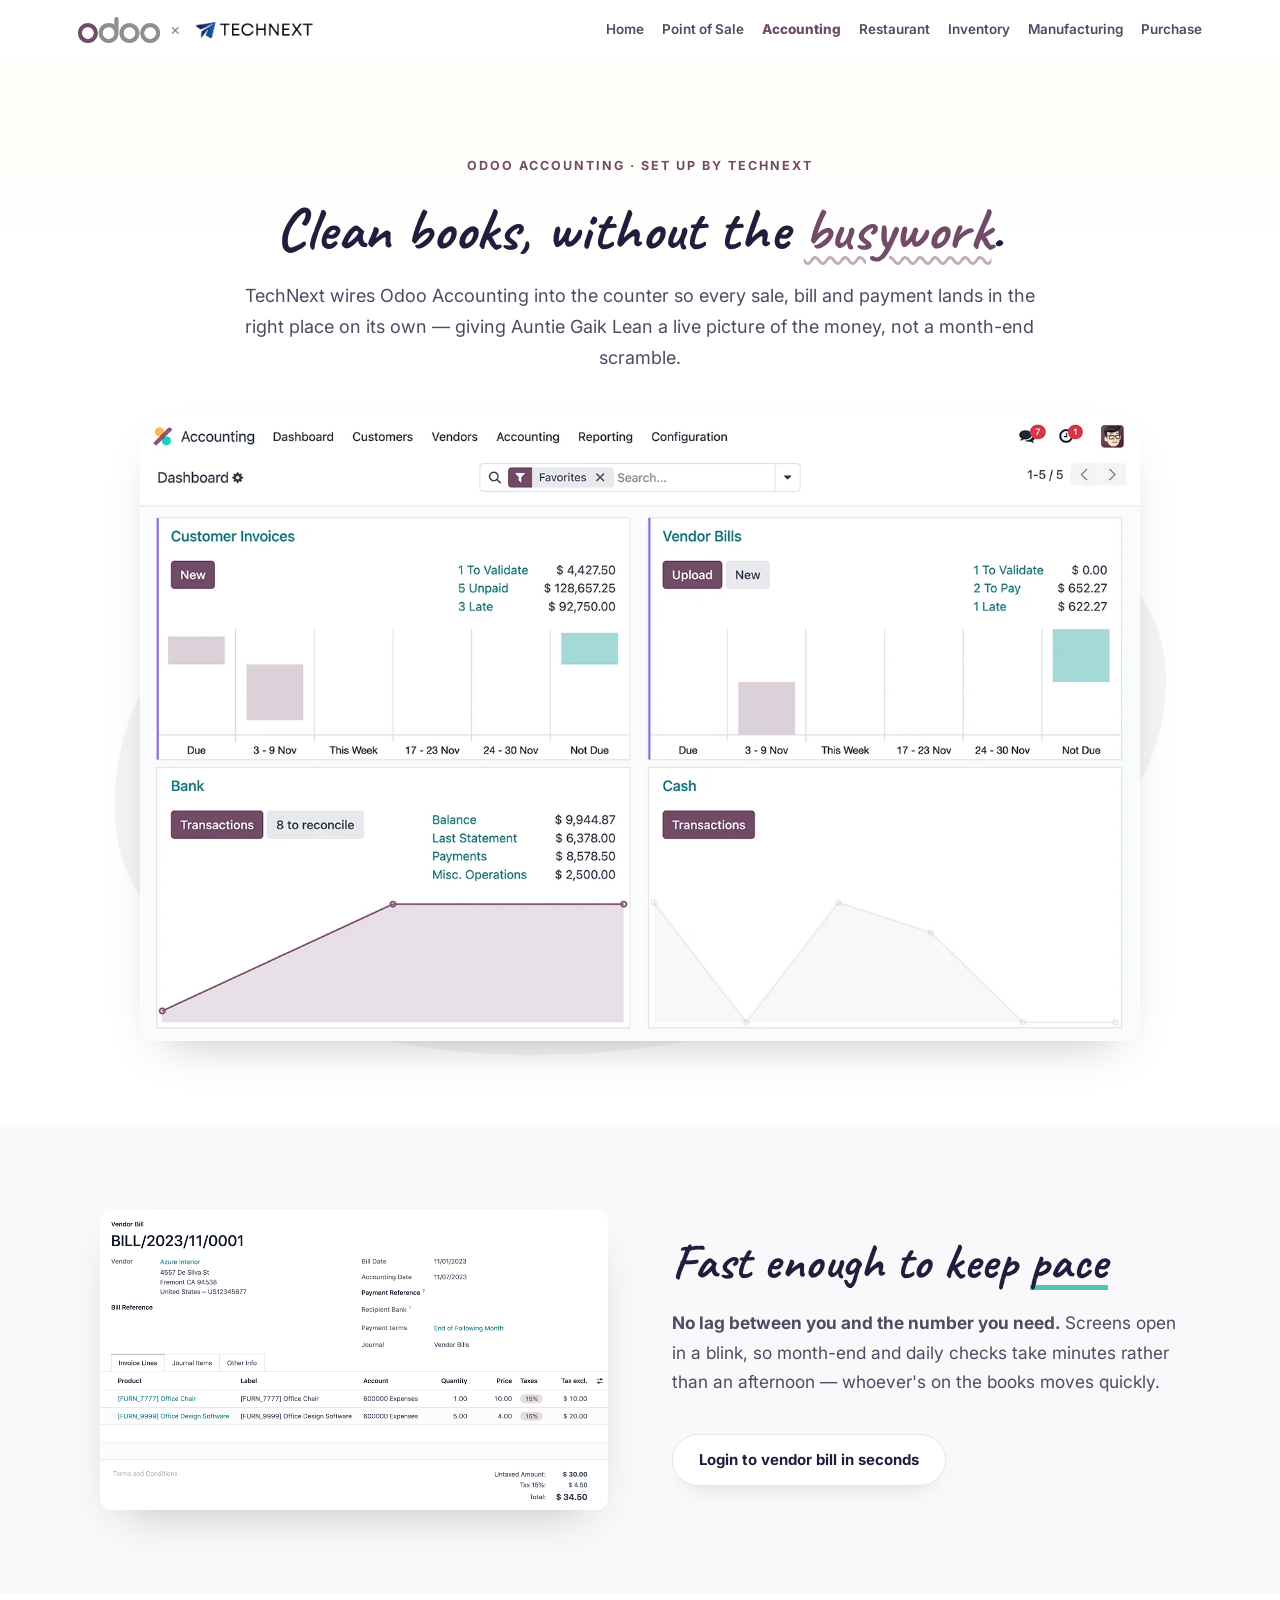
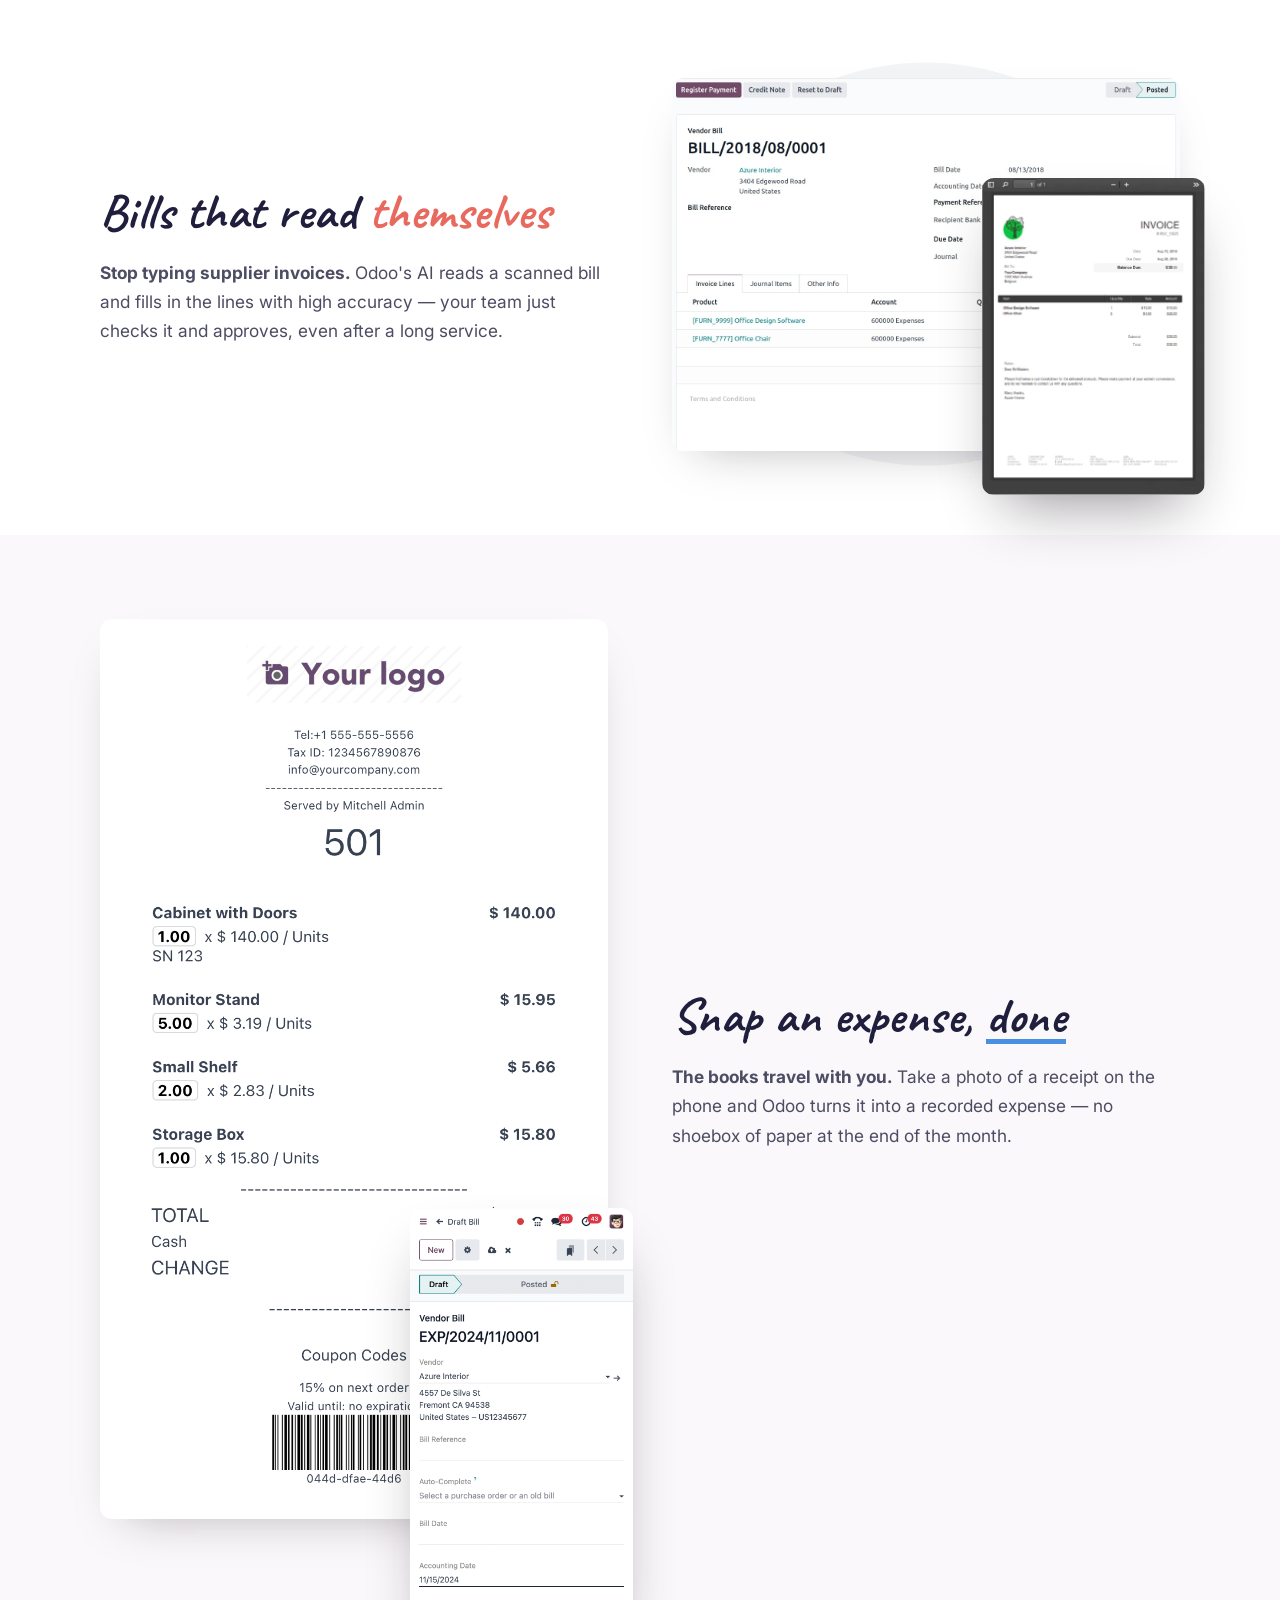
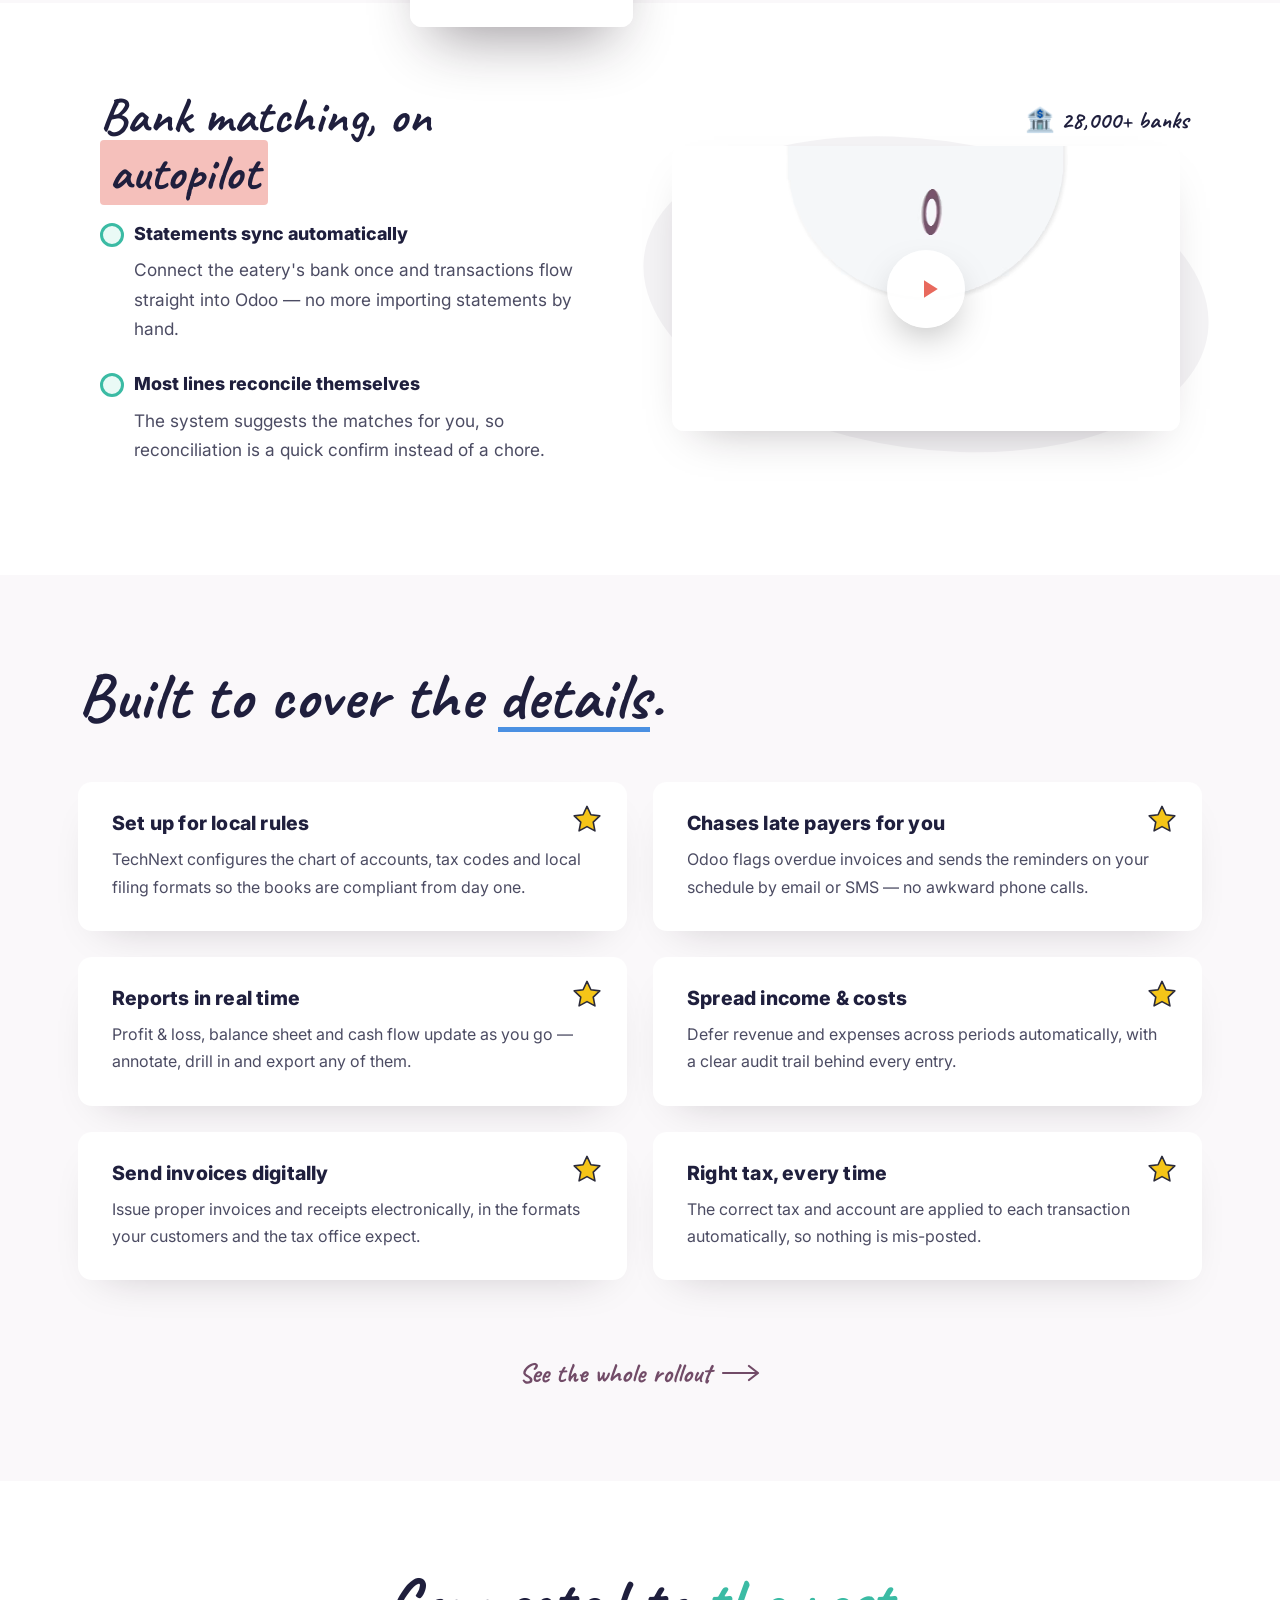
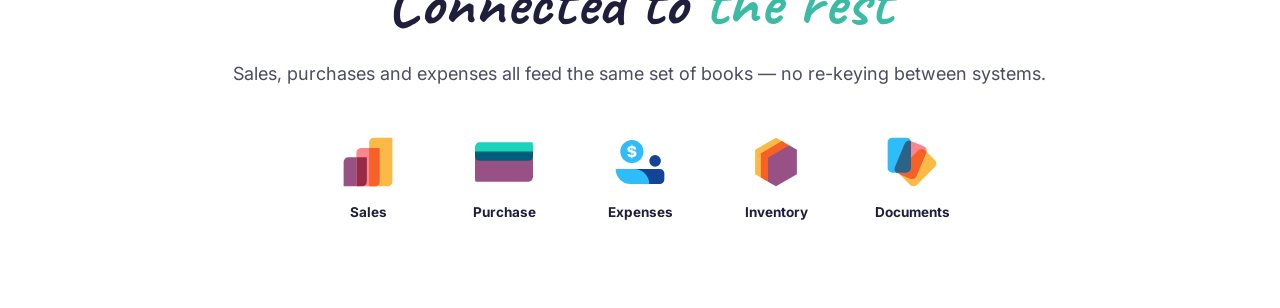
<file: accounting.html>
<!DOCTYPE html>
<html lang="en">
<head>
<meta charset="UTF-8"/>
<meta name="viewport" content="width=device-width, initial-scale=1.0"/>
<title>Accounting — Odoo for Auntie Gaik Lean · TechNext</title>
<meta name="robots" content="noindex, nofollow"/>
<link rel="icon" href="data:image/svg+xml,<svg xmlns='http://www.w3.org/2000/svg' viewBox='0 0 32 32'><rect width='32' height='32' rx='6' fill='%23714B67'/><text x='16' y='22' font-size='18' font-family='sans-serif' fill='white' text-anchor='middle'>O</text></svg>">
<link rel="preconnect" href="https://fonts.googleapis.com"/>
<link rel="preconnect" href="https://fonts.gstatic.com" crossorigin/>
<link href="https://fonts.googleapis.com/css2?family=Inter:wght@400;500;600;700;800;900&family=Caveat:wght@400;600;700&display=swap" rel="stylesheet"/>
<link rel="stylesheet" href="odoo-replica.css?v=21"/>
</head>
<body>

<nav id="nav" class="scrolled">
  <div class="nav-inner">
    <a href="index.html" class="brand">
      <img class="brand-logo" src="img/logo/odoo_logo.png" alt="Odoo"/>
      <i>×</i>
      <img class="brand-logo brand-logo-tn" src="img/logo/technext_logo.png" alt="TechNext"/>
    </a>
    <div class="nav-links">
      <a href="index.html">Home</a>
      <a href="pos.html">Point of Sale</a>
      <a href="accounting.html" class="active">Accounting</a>
      <a href="restaurant.html">Restaurant</a>
      <a href="inventory.html">Inventory</a>
      <a href="manufacturing.html">Manufacturing</a>
      <a href="purchase.html">Purchase</a>
    </div>
  </div>
</nav>

<header class="page-hero">
  <div class="container">
    <span class="eyebrow">Odoo Accounting · set up by TechNext</span>
    <h1>Clean books, without the <span class="ink-purple">busywork</span>.</h1>
    <p class="section-sub center">TechNext wires Odoo Accounting into the counter so every sale, bill and payment lands in the right place on its own — giving Auntie Gaik Lean a live picture of the money, not a month-end scramble.</p>
  </div>
</header>

<section class="xc-section" style="padding-top:0">
  <div class="container">
    <div class="xc-shot" style="margin-top:0"><img class="xc-img" src="img/odoo-pages/accounting/accounting-hero-image.webp" alt="Odoo Accounting dashboard"/></div>
  </div>
</section>

<section class="xc-section alt">
  <div class="container">
    <div class="od-row">
      <div class="od-media"><img class="main" src="img/odoo-pages/accounting/accounting-vendor-bill.webp" alt="Vendor bill in Odoo"/></div>
      <div class="od-copy">
        <h2>Fast enough to keep <span class="od-u-teal">pace</span></h2>
        <p><b>No lag between you and the number you need.</b> Screens open in a blink, so month-end and daily checks take minutes rather than an afternoon — whoever's on the books moves quickly.</p>
        <div class="chip-row" style="justify-content:flex-start"><span class="chip">Login to vendor bill in seconds</span></div>
      </div>
    </div>
  </div>
</section>

<section class="xc-section">
  <div class="container">
    <div class="od-row">
      <div class="od-copy">
        <h2>Bills that read <span class="w-coral">themselves</span></h2>
        <p><b>Stop typing supplier invoices.</b> Odoo's AI reads a scanned bill and fills in the lines with high accuracy — your team just checks it and approves, even after a long service.</p>
      </div>
      <div class="od-media circle">
        <img class="main" src="img/odoo-pages/accounting/accounting-bill.webp" alt="Bill captured automatically"/>
        <img class="over" src="img/odoo-pages/accounting/accounting-bill-pdf.webp" alt="Scanned supplier bill"/>
      </div>
    </div>
  </div>
</section>

<section class="xc-section alt">
  <div class="container">
    <div class="od-row">
      <div class="od-media circle">
        <img class="main" src="img/odoo-pages/accounting/accounting-mobile-02.webp" alt="Odoo Accounting on mobile"/>
        <img class="over" src="img/odoo-pages/accounting/accounting-mobile-01.webp" alt="Expense photo capture"/>
      </div>
      <div class="od-copy">
        <h2>Snap an expense, <span class="od-u-blue">done</span></h2>
        <p><b>The books travel with you.</b> Take a photo of a receipt on the phone and Odoo turns it into a recorded expense — no shoebox of paper at the end of the month.</p>
      </div>
    </div>
  </div>
</section>

<section class="xc-section">
  <div class="container">
    <div class="od-row">
      <div class="od-copy">
        <h2>Bank matching, on <span class="od-hl-coral">autopilot</span></h2>
        <ul class="bank-list">
          <li><h4>Statements sync automatically</h4><p>Connect the eatery's bank once and transactions flow straight into Odoo — no more importing statements by hand.</p></li>
          <li><h4>Most lines reconcile themselves</h4><p>The system suggests the matches for you, so reconciliation is a quick confirm instead of a chore.</p></li>
        </ul>
      </div>
      <div class="od-media bank-media">
        <span class="bank-badge">🏦 28,000+ banks</span>
        <video class="pos-vid lb-video" src="video/accounting.mp4" muted loop playsinline preload="metadata" poster="img/odoo-pages/accounting/accounting-hero-image.webp" aria-label="Odoo accounting in action"></video>
        <span class="bank-play" aria-hidden="true"><svg viewBox="0 0 24 24" fill="currentColor"><path d="M8 5v14l11-7z"/></svg></span>
      </div>
    </div>
  </div>
</section>

<section class="xc-section alt">
  <div class="container center">
    <h2 class="section-h od-h-left">Built to cover the <span class="od-u-blue">details</span>.</h2>
    <div class="od-cards">
      <div class="od-card"><svg class="star" viewBox="0 0 40 40" aria-hidden="true"><path d="M20 3l4.9 10.4 11.1 1.4-8.2 7.8 2.1 11L20 28.3 10.1 33.6l2.1-11L4 14.8l11.1-1.4z" fill="#F5C518" stroke="#2A2A3A" stroke-width="2" stroke-linejoin="round"/></svg><h3>Set up for local rules</h3><p>TechNext configures the chart of accounts, tax codes and local filing formats so the books are compliant from day one.</p></div>
      <div class="od-card"><svg class="star" viewBox="0 0 40 40" aria-hidden="true"><path d="M20 3l4.9 10.4 11.1 1.4-8.2 7.8 2.1 11L20 28.3 10.1 33.6l2.1-11L4 14.8l11.1-1.4z" fill="#F5C518" stroke="#2A2A3A" stroke-width="2" stroke-linejoin="round"/></svg><h3>Reports in real time</h3><p>Profit &amp; loss, balance sheet and cash flow update as you go — annotate, drill in and export any of them.</p></div>
      <div class="od-card"><svg class="star" viewBox="0 0 40 40" aria-hidden="true"><path d="M20 3l4.9 10.4 11.1 1.4-8.2 7.8 2.1 11L20 28.3 10.1 33.6l2.1-11L4 14.8l11.1-1.4z" fill="#F5C518" stroke="#2A2A3A" stroke-width="2" stroke-linejoin="round"/></svg><h3>Send invoices digitally</h3><p>Issue proper invoices and receipts electronically, in the formats your customers and the tax office expect.</p></div>
      <div class="od-card"><svg class="star" viewBox="0 0 40 40" aria-hidden="true"><path d="M20 3l4.9 10.4 11.1 1.4-8.2 7.8 2.1 11L20 28.3 10.1 33.6l2.1-11L4 14.8l11.1-1.4z" fill="#F5C518" stroke="#2A2A3A" stroke-width="2" stroke-linejoin="round"/></svg><h3>Chases late payers for you</h3><p>Odoo flags overdue invoices and sends the reminders on your schedule by email or SMS — no awkward phone calls.</p></div>
      <div class="od-card"><svg class="star" viewBox="0 0 40 40" aria-hidden="true"><path d="M20 3l4.9 10.4 11.1 1.4-8.2 7.8 2.1 11L20 28.3 10.1 33.6l2.1-11L4 14.8l11.1-1.4z" fill="#F5C518" stroke="#2A2A3A" stroke-width="2" stroke-linejoin="round"/></svg><h3>Spread income &amp; costs</h3><p>Defer revenue and expenses across periods automatically, with a clear audit trail behind every entry.</p></div>
      <div class="od-card"><svg class="star" viewBox="0 0 40 40" aria-hidden="true"><path d="M20 3l4.9 10.4 11.1 1.4-8.2 7.8 2.1 11L20 28.3 10.1 33.6l2.1-11L4 14.8l11.1-1.4z" fill="#F5C518" stroke="#2A2A3A" stroke-width="2" stroke-linejoin="round"/></svg><h3>Right tax, every time</h3><p>The correct tax and account are applied to each transaction automatically, so nothing is mis-posted.</p></div>
    </div>
    <div class="center"><a class="see-all" href="index.html#platform">See the whole rollout <svg viewBox="0 0 40 20" fill="none" stroke="currentColor" stroke-width="2.2" stroke-linecap="round" stroke-linejoin="round"><path d="M2 10 H36"/><path d="M28 3 L37 10 L28 17"/></svg></a></div>
  </div>
</section>

<section class="xc-section">
  <div class="container center">
    <h2 class="section-h">Connected to <span class="w-teal">the rest</span></h2>
    <p class="section-sub center">Sales, purchases and expenses all feed the same set of books — no re-keying between systems.</p>
    <div class="apps-row">
      <div><img src="img/odoo-pages/accounting/icon_sale.svg" alt=""/><h5>Sales</h5></div>
      <div><img src="img/odoo-pages/accounting/icon_purchase.svg" alt=""/><h5>Purchase</h5></div>
      <div><img src="img/odoo-pages/accounting/icon_hr_expense.svg" alt=""/><h5>Expenses</h5></div>
      <div><img src="img/odoo-pages/accounting/icon_stock.svg" alt=""/><h5>Inventory</h5></div>
      <div><img src="img/odoo-pages/accounting/icon_documents.svg" alt=""/><h5>Documents</h5></div>
    </div>
  </div>
</section>

<script src="odoo-replica.js?v=21"></script>
</body>
</html>
</file>
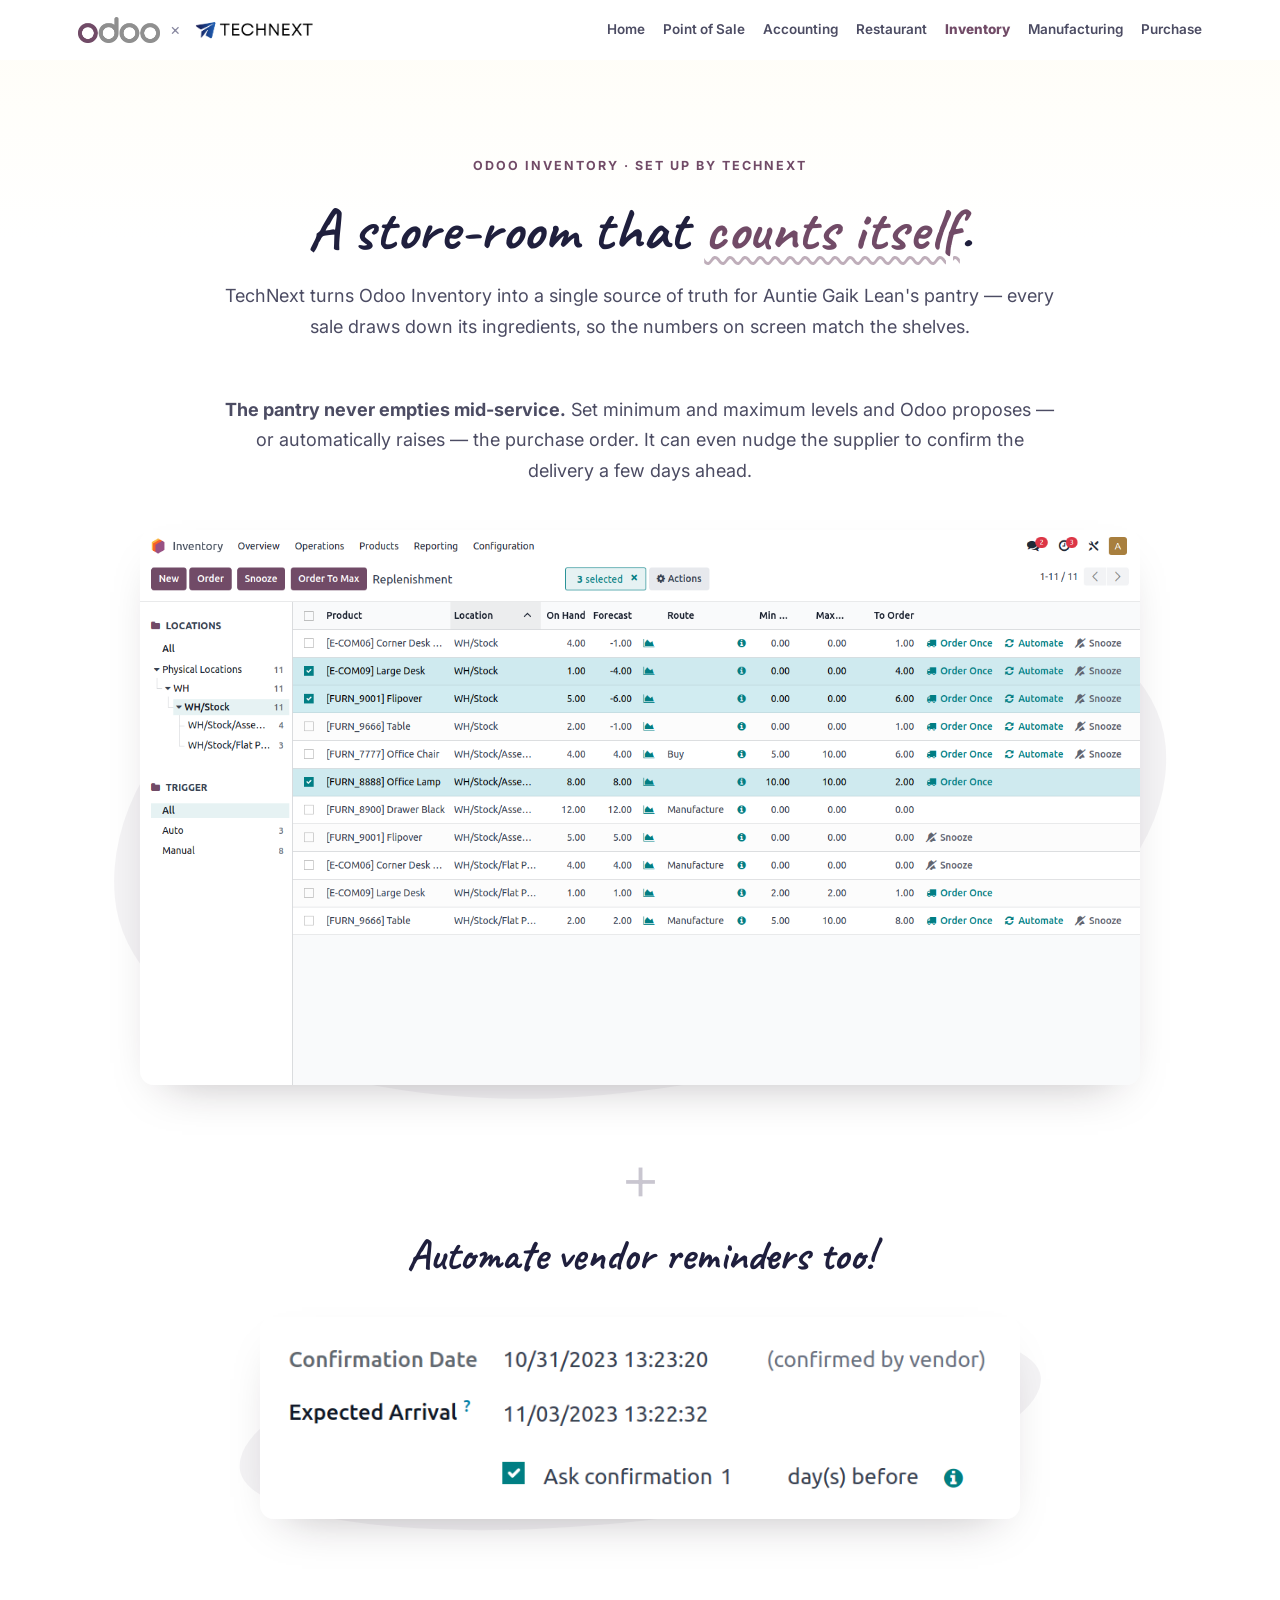
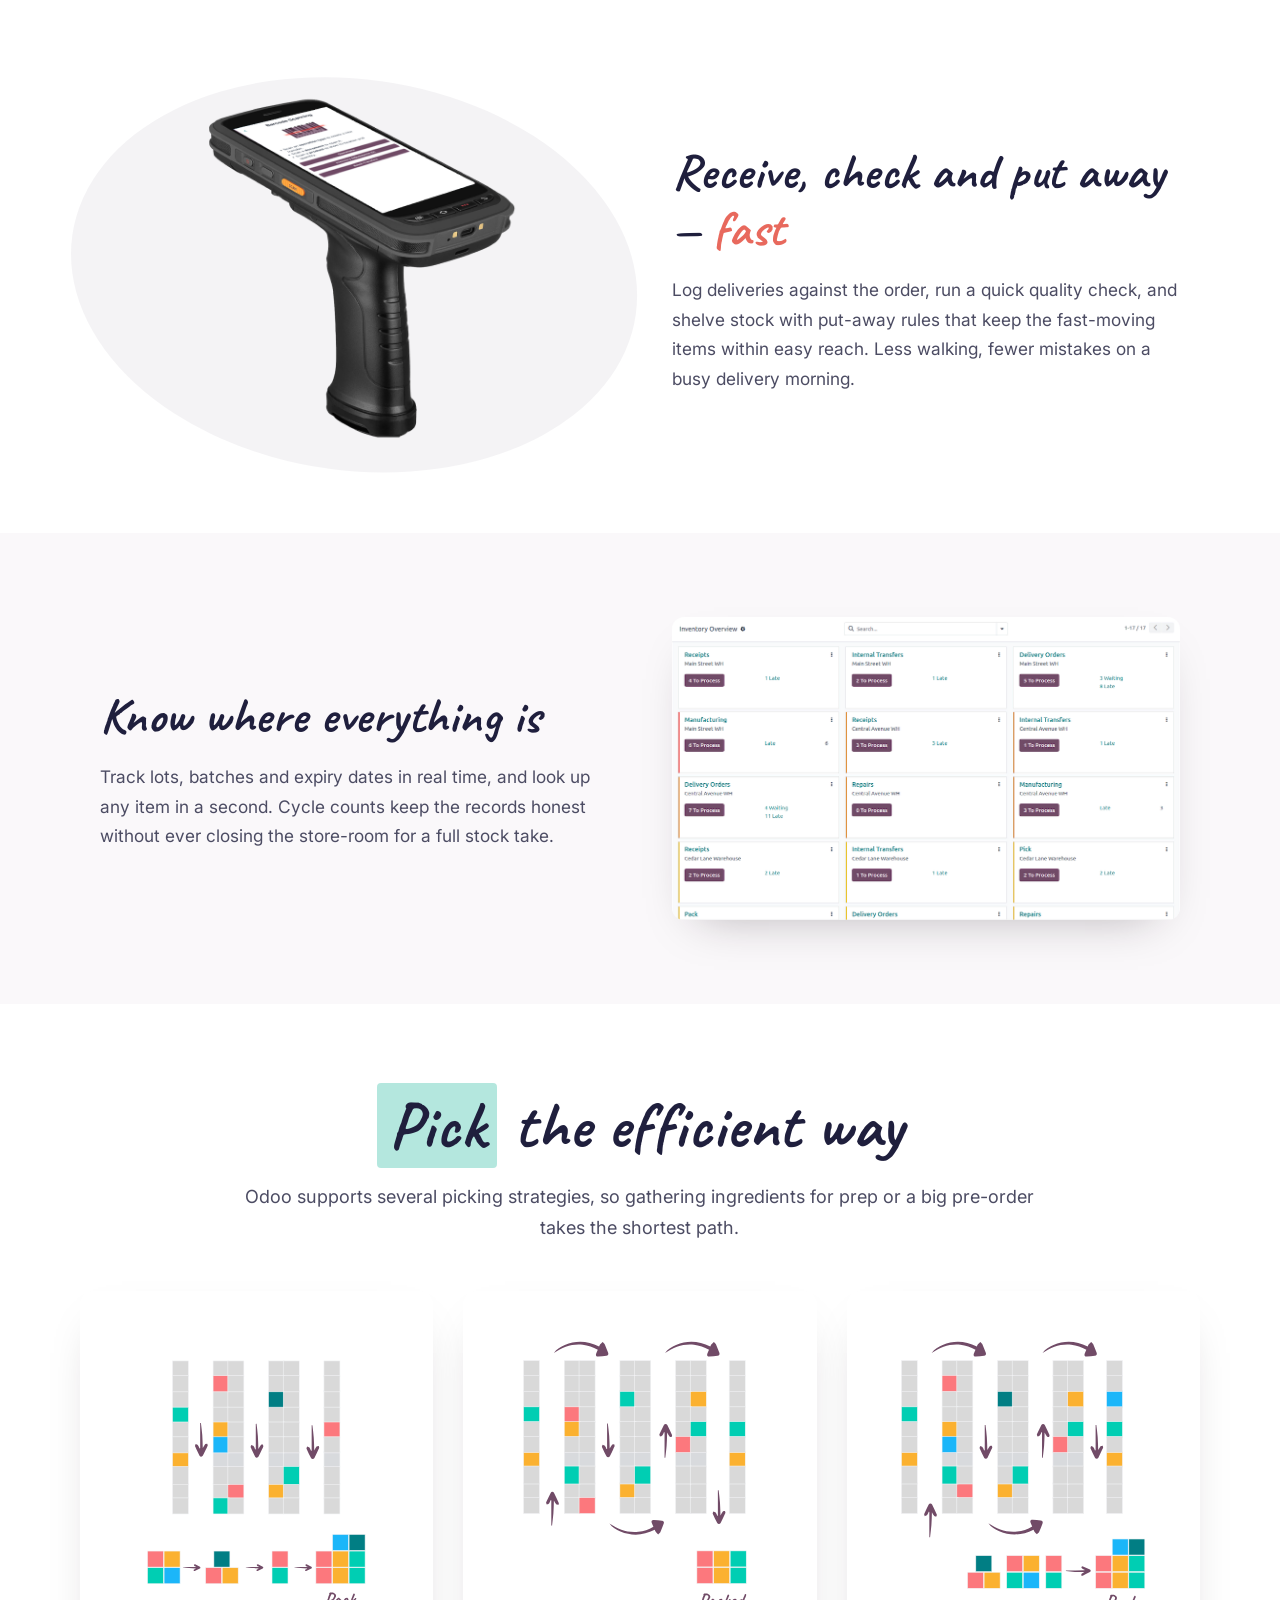
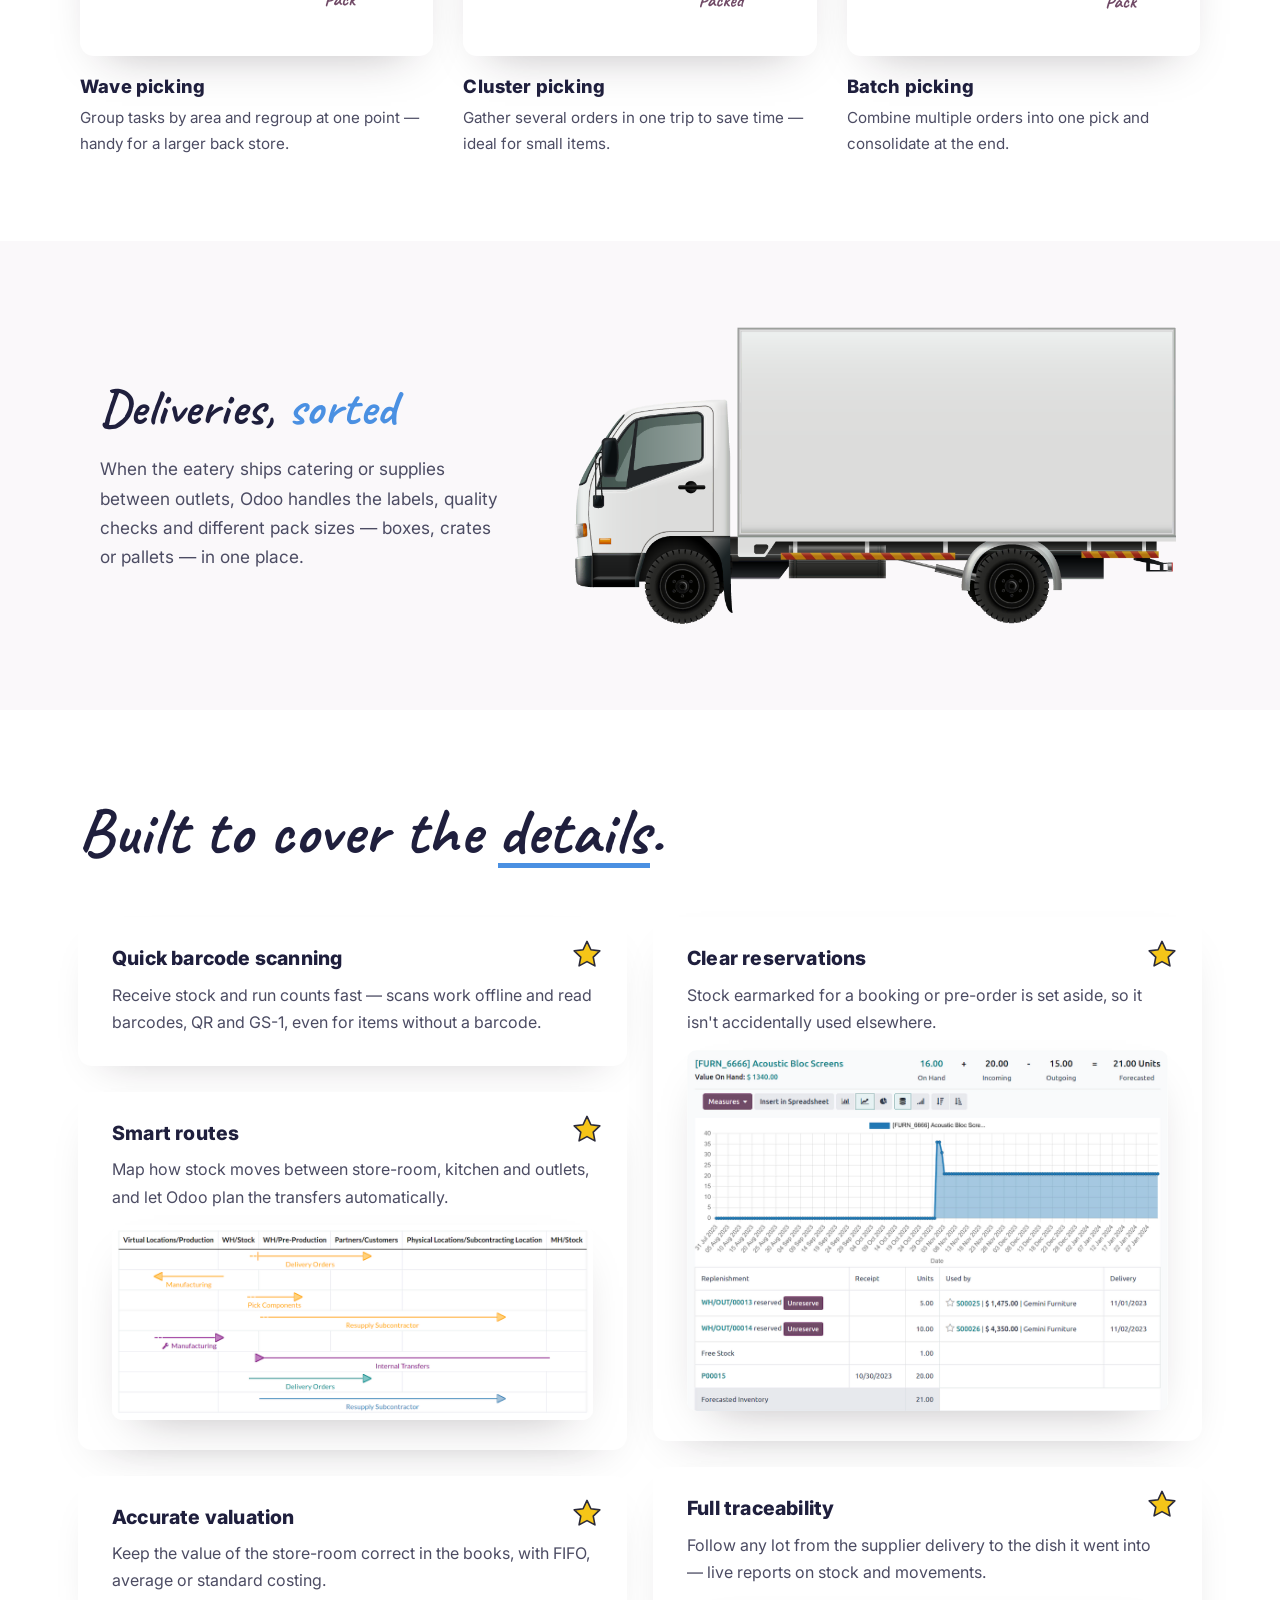
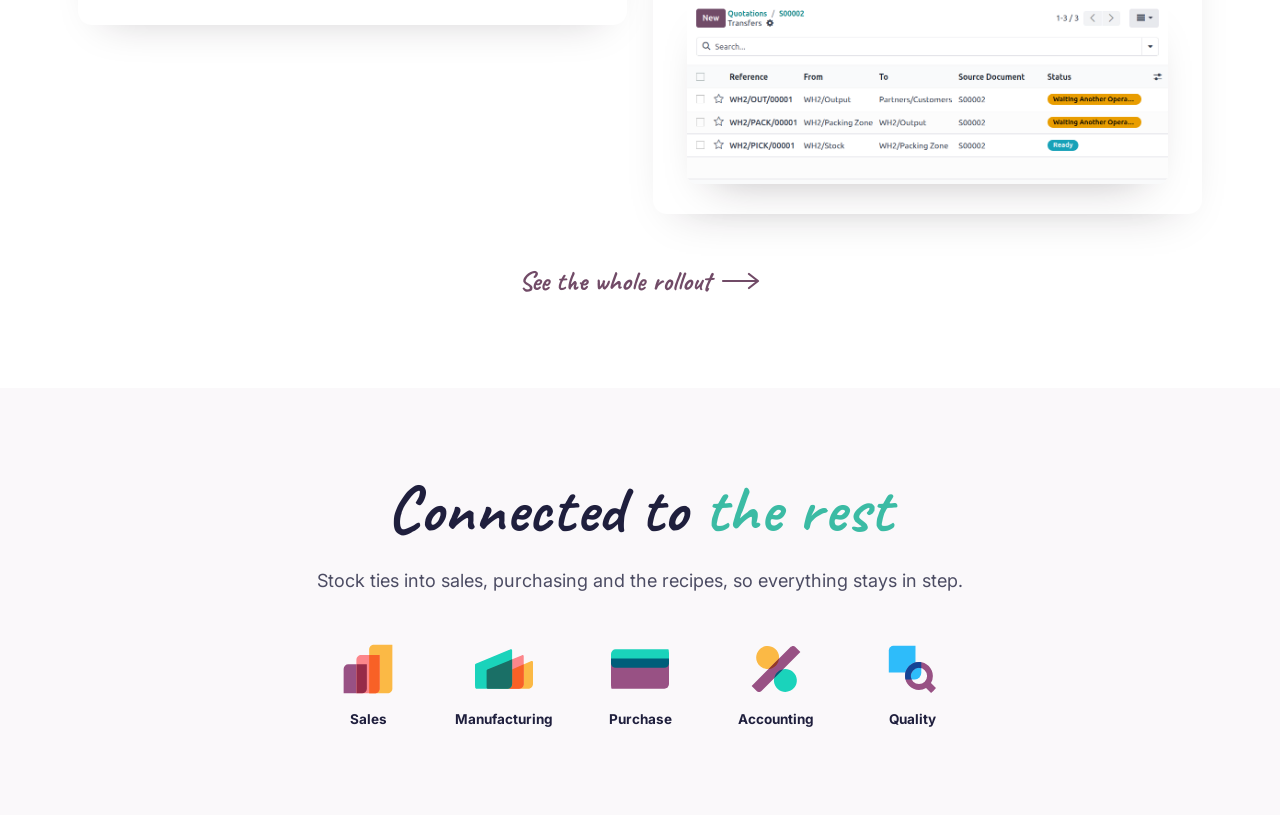
<file: inventory.html>
<!DOCTYPE html>
<html lang="en">
<head>
<meta charset="UTF-8"/>
<meta name="viewport" content="width=device-width, initial-scale=1.0"/>
<title>Inventory — Odoo for Auntie Gaik Lean · TechNext</title>
<meta name="robots" content="noindex, nofollow"/>
<link rel="icon" href="data:image/svg+xml,<svg xmlns='http://www.w3.org/2000/svg' viewBox='0 0 32 32'><rect width='32' height='32' rx='6' fill='%23714B67'/><text x='16' y='22' font-size='18' font-family='sans-serif' fill='white' text-anchor='middle'>O</text></svg>">
<link rel="preconnect" href="https://fonts.googleapis.com"/>
<link rel="preconnect" href="https://fonts.gstatic.com" crossorigin/>
<link href="https://fonts.googleapis.com/css2?family=Inter:wght@400;500;600;700;800;900&family=Caveat:wght@400;600;700&display=swap" rel="stylesheet"/>
<link rel="stylesheet" href="odoo-replica.css?v=21"/>
</head>
<body>

<nav id="nav" class="scrolled">
  <div class="nav-inner">
    <a href="index.html" class="brand">
      <img class="brand-logo" src="img/logo/odoo_logo.png" alt="Odoo"/>
      <i>×</i>
      <img class="brand-logo brand-logo-tn" src="img/logo/technext_logo.png" alt="TechNext"/>
    </a>
    <div class="nav-links">
      <a href="index.html">Home</a>
      <a href="pos.html">Point of Sale</a>
      <a href="accounting.html">Accounting</a>
      <a href="restaurant.html">Restaurant</a>
      <a href="inventory.html" class="active">Inventory</a>
      <a href="manufacturing.html">Manufacturing</a>
      <a href="purchase.html">Purchase</a>
    </div>
  </div>
</nav>

<header class="page-hero">
  <div class="container">
    <span class="eyebrow">Odoo Inventory · set up by TechNext</span>
    <h1>A store-room that <span class="ink-purple">counts itself</span>.</h1>
    <p class="section-sub center">TechNext turns Odoo Inventory into a single source of truth for Auntie Gaik Lean's pantry — every sale draws down its ingredients, so the numbers on screen match the shelves.</p>
  </div>
</header>

<section class="xc-section" style="padding-top:8px">
  <div class="container center">
    <p class="section-sub center" style="margin-top:0"><b>The pantry never empties mid-service.</b> Set minimum and maximum levels and Odoo proposes — or automatically raises — the purchase order. It can even nudge the supplier to confirm the delivery a few days ahead.</p>
    <div class="xc-shot"><img class="xc-img" src="img/odoo-pages/inventory/hero_image.webp" alt="Replenishment list — on hand, forecast and reorder"/></div>
    <div class="plus-sep">+</div>
    <div class="script-line">Automate vendor reminders too!</div>
    <div class="xc-shot" style="max-width:760px;margin-top:24px"><img class="xc-img" src="img/odoo-pages/inventory/automate_vendor.webp" alt="Automated supplier reminders"/></div>
  </div>
</section>

<section class="xc-section">
  <div class="container">
    <div class="od-row">
      <div class="od-media"><img class="main no-fx" src="img/odoo-pages/inventory/device.png" alt="Odoo Inventory on a handheld" style="max-width:330px;margin:0 auto;display:block"/></div>
      <div class="od-copy">
        <h2>Receive, check and put away — <span class="w-coral">fast</span></h2>
        <p>Log deliveries against the order, run a quick quality check, and shelve stock with put-away rules that keep the fast-moving items within easy reach. Less walking, fewer mistakes on a busy delivery morning.</p>
      </div>
    </div>
  </div>
</section>

<section class="xc-section alt">
  <div class="container">
    <div class="od-row">
      <div class="od-copy">
        <h2>Know where everything is</h2>
        <p>Track lots, batches and expiry dates in real time, and look up any item in a second. Cycle counts keep the records honest without ever closing the store-room for a full stock take.</p>
      </div>
      <div class="od-media"><img class="main" src="img/odoo-pages/inventory/optimize_warehouse.webp" alt="Warehouse view"/></div>
    </div>
  </div>
</section>

<section class="xc-section">
  <div class="container center">
    <h2 class="section-h"><span class="od-hl-teal">Pick</span> the efficient way</h2>
    <p class="section-sub center">Odoo supports several picking strategies, so gathering ingredients for prep or a big pre-order takes the shortest path.</p>
    <div class="pick-grid">
      <div class="pick-item"><div class="pick-card"><img src="img/odoo-pages/inventory/wave-picking.svg" alt="Wave picking"/></div><h3>Wave picking</h3><p>Group tasks by area and regroup at one point — handy for a larger back store.</p></div>
      <div class="pick-item"><div class="pick-card"><img src="img/odoo-pages/inventory/cluster-picking.svg" alt="Cluster picking"/></div><h3>Cluster picking</h3><p>Gather several orders in one trip to save time — ideal for small items.</p></div>
      <div class="pick-item"><div class="pick-card"><img src="img/odoo-pages/inventory/batch-picking.svg" alt="Batch picking"/></div><h3>Batch picking</h3><p>Combine multiple orders into one pick and consolidate at the end.</p></div>
    </div>
  </div>
</section>

<section class="xc-section alt">
  <div class="container">
    <div class="od-row wide-media">
      <div class="od-copy">
        <h2>Deliveries, <span class="w-blue">sorted</span></h2>
        <p>When the eatery ships catering or supplies between outlets, Odoo handles the labels, quality checks and different pack sizes — boxes, crates or pallets — in one place.</p>
      </div>
      <div class="od-media"><img class="main no-fx" src="img/odoo-pages/inventory/truck.webp" alt="Deliveries"/></div>
    </div>
  </div>
</section>

<section class="xc-section">
  <div class="container center">
    <h2 class="section-h od-h-left">Built to cover the <span class="od-u-blue">details</span>.</h2>
    <div class="od-cards">
      <div class="od-card"><svg class="star" viewBox="0 0 40 40" aria-hidden="true"><path d="M20 3l4.9 10.4 11.1 1.4-8.2 7.8 2.1 11L20 28.3 10.1 33.6l2.1-11L4 14.8l11.1-1.4z" fill="#F5C518" stroke="#2A2A3A" stroke-width="2" stroke-linejoin="round"/></svg><h3>Quick barcode scanning</h3><p>Receive stock and run counts fast — scans work offline and read barcodes, QR and GS-1, even for items without a barcode.</p></div>
      <div class="od-card"><svg class="star" viewBox="0 0 40 40" aria-hidden="true"><path d="M20 3l4.9 10.4 11.1 1.4-8.2 7.8 2.1 11L20 28.3 10.1 33.6l2.1-11L4 14.8l11.1-1.4z" fill="#F5C518" stroke="#2A2A3A" stroke-width="2" stroke-linejoin="round"/></svg><h3>Smart routes</h3><p>Map how stock moves between store-room, kitchen and outlets, and let Odoo plan the transfers automatically.</p><img class="xc-img" src="img/odoo-pages/inventory/smarts_routes.webp" alt="Smart routes" style="margin-top:14px"/></div>
      <div class="od-card"><svg class="star" viewBox="0 0 40 40" aria-hidden="true"><path d="M20 3l4.9 10.4 11.1 1.4-8.2 7.8 2.1 11L20 28.3 10.1 33.6l2.1-11L4 14.8l11.1-1.4z" fill="#F5C518" stroke="#2A2A3A" stroke-width="2" stroke-linejoin="round"/></svg><h3>Accurate valuation</h3><p>Keep the value of the store-room correct in the books, with FIFO, average or standard costing.</p></div>
      <div class="od-card"><svg class="star" viewBox="0 0 40 40" aria-hidden="true"><path d="M20 3l4.9 10.4 11.1 1.4-8.2 7.8 2.1 11L20 28.3 10.1 33.6l2.1-11L4 14.8l11.1-1.4z" fill="#F5C518" stroke="#2A2A3A" stroke-width="2" stroke-linejoin="round"/></svg><h3>Clear reservations</h3><p>Stock earmarked for a booking or pre-order is set aside, so it isn't accidentally used elsewhere.</p><img class="xc-img" src="img/odoo-pages/inventory/reservation_mechanism.webp" alt="Reservations" style="margin-top:14px"/></div>
      <div class="od-card"><svg class="star" viewBox="0 0 40 40" aria-hidden="true"><path d="M20 3l4.9 10.4 11.1 1.4-8.2 7.8 2.1 11L20 28.3 10.1 33.6l2.1-11L4 14.8l11.1-1.4z" fill="#F5C518" stroke="#2A2A3A" stroke-width="2" stroke-linejoin="round"/></svg><h3>Full traceability</h3><p>Follow any lot from the supplier delivery to the dish it went into — live reports on stock and movements.</p><img class="xc-img" src="img/odoo-pages/inventory/traceability.webp" alt="Traceability" style="margin-top:14px"/></div>
    </div>
    <div class="center"><a class="see-all" href="index.html#platform">See the whole rollout <svg viewBox="0 0 40 20" fill="none" stroke="currentColor" stroke-width="2.2" stroke-linecap="round" stroke-linejoin="round"><path d="M2 10 H36"/><path d="M28 3 L37 10 L28 17"/></svg></a></div>
  </div>
</section>

<section class="xc-section alt">
  <div class="container center">
    <h2 class="section-h">Connected to <span class="w-teal">the rest</span></h2>
    <p class="section-sub center">Stock ties into sales, purchasing and the recipes, so everything stays in step.</p>
    <div class="apps-row">
      <div><img src="img/odoo-pages/inventory/icon_sale.svg" alt=""/><h5>Sales</h5></div>
      <div><img src="img/odoo-pages/inventory/icon_mrp.svg" alt=""/><h5>Manufacturing</h5></div>
      <div><img src="img/odoo-pages/inventory/icon_purchase.svg" alt=""/><h5>Purchase</h5></div>
      <div><img src="img/odoo-pages/inventory/icon_accountant.svg" alt=""/><h5>Accounting</h5></div>
      <div><img src="img/odoo-pages/inventory/icon_quality_control.svg" alt=""/><h5>Quality</h5></div>
    </div>
  </div>
</section>

<script src="odoo-replica.js?v=21"></script>
</body>
</html>
</file>
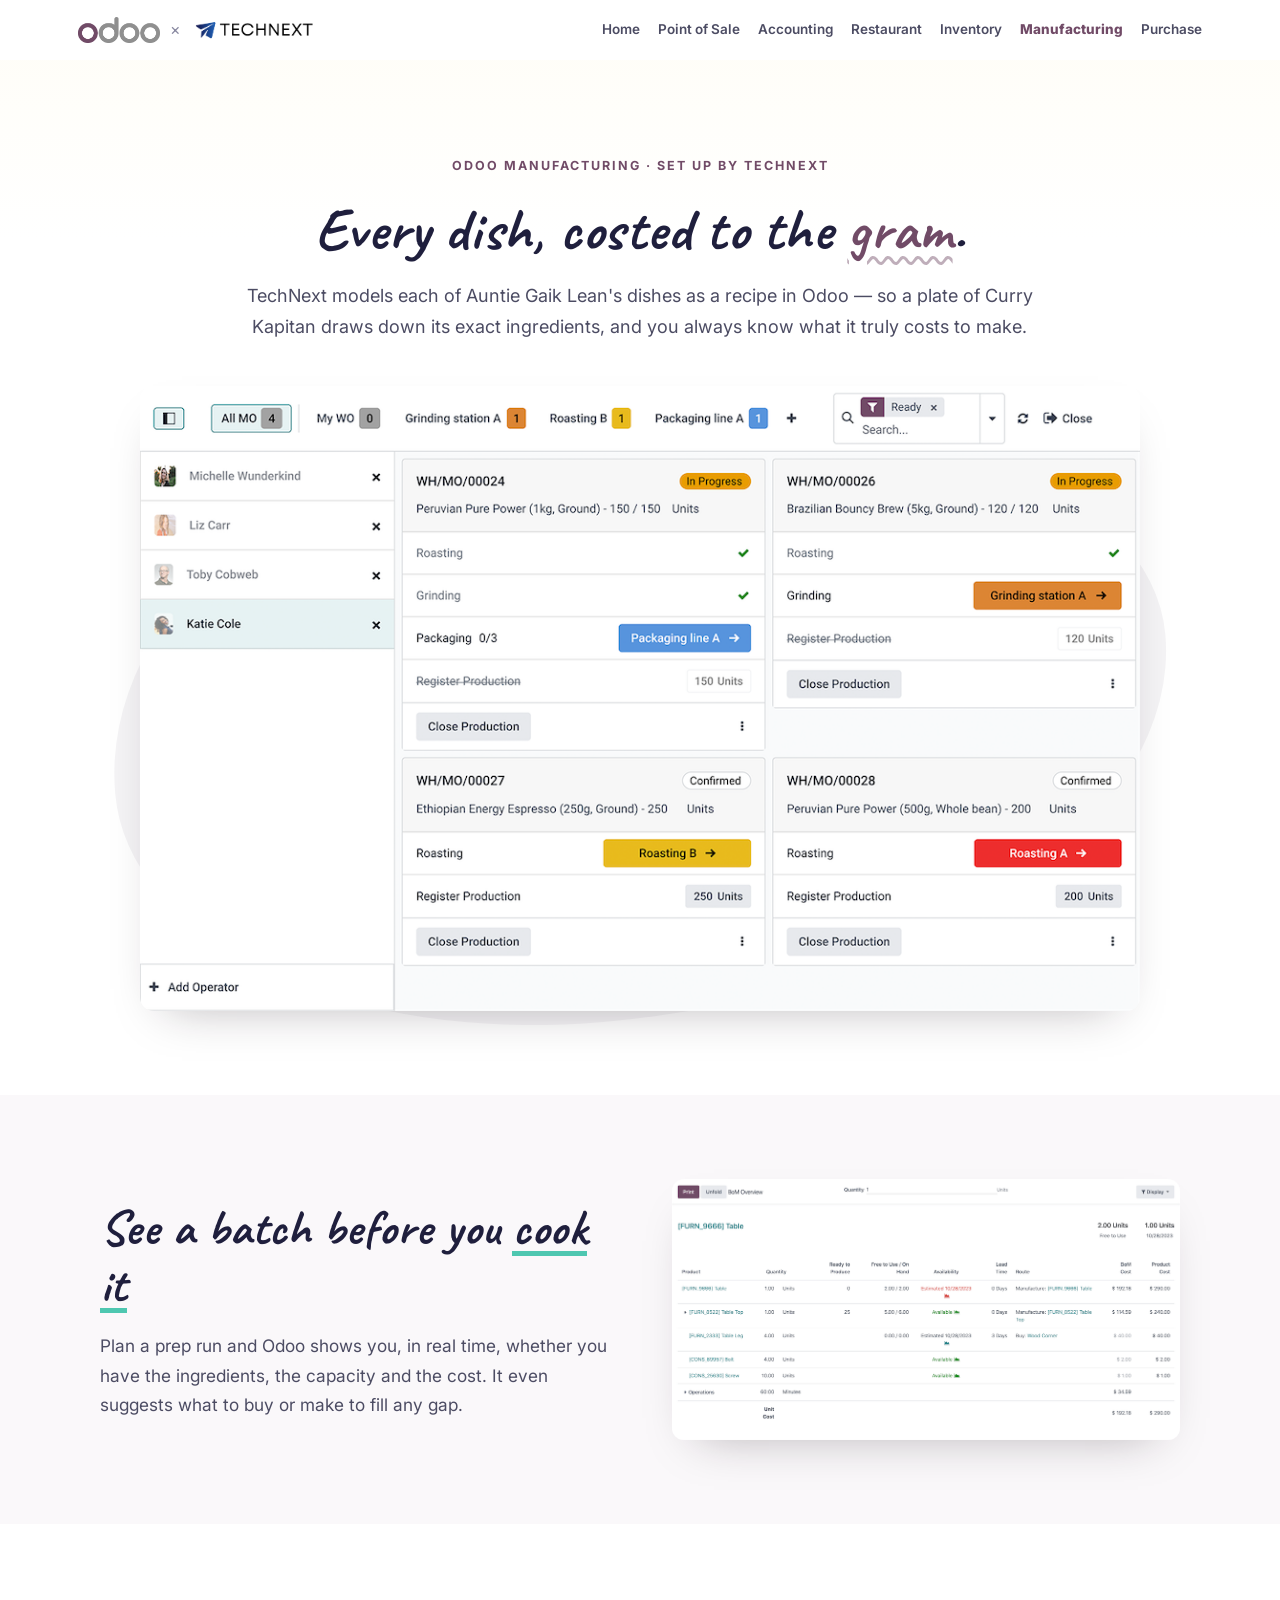
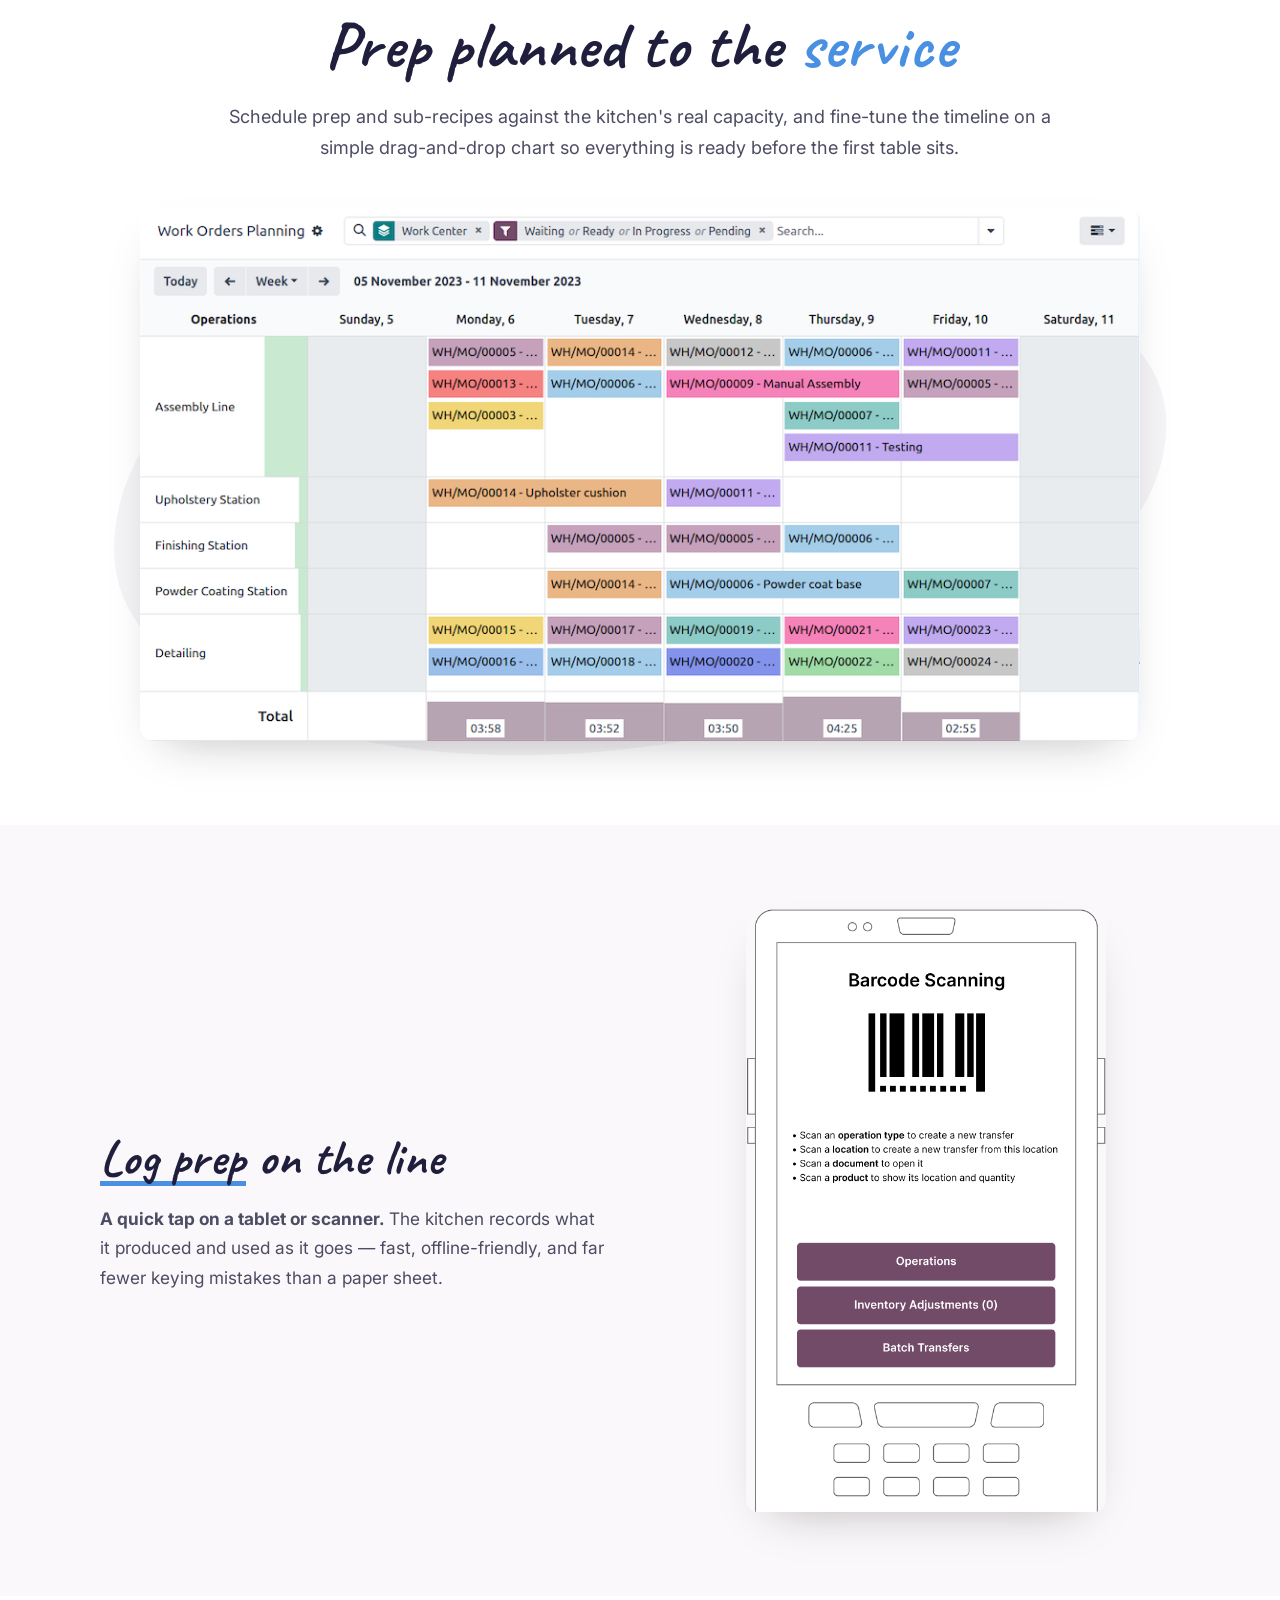
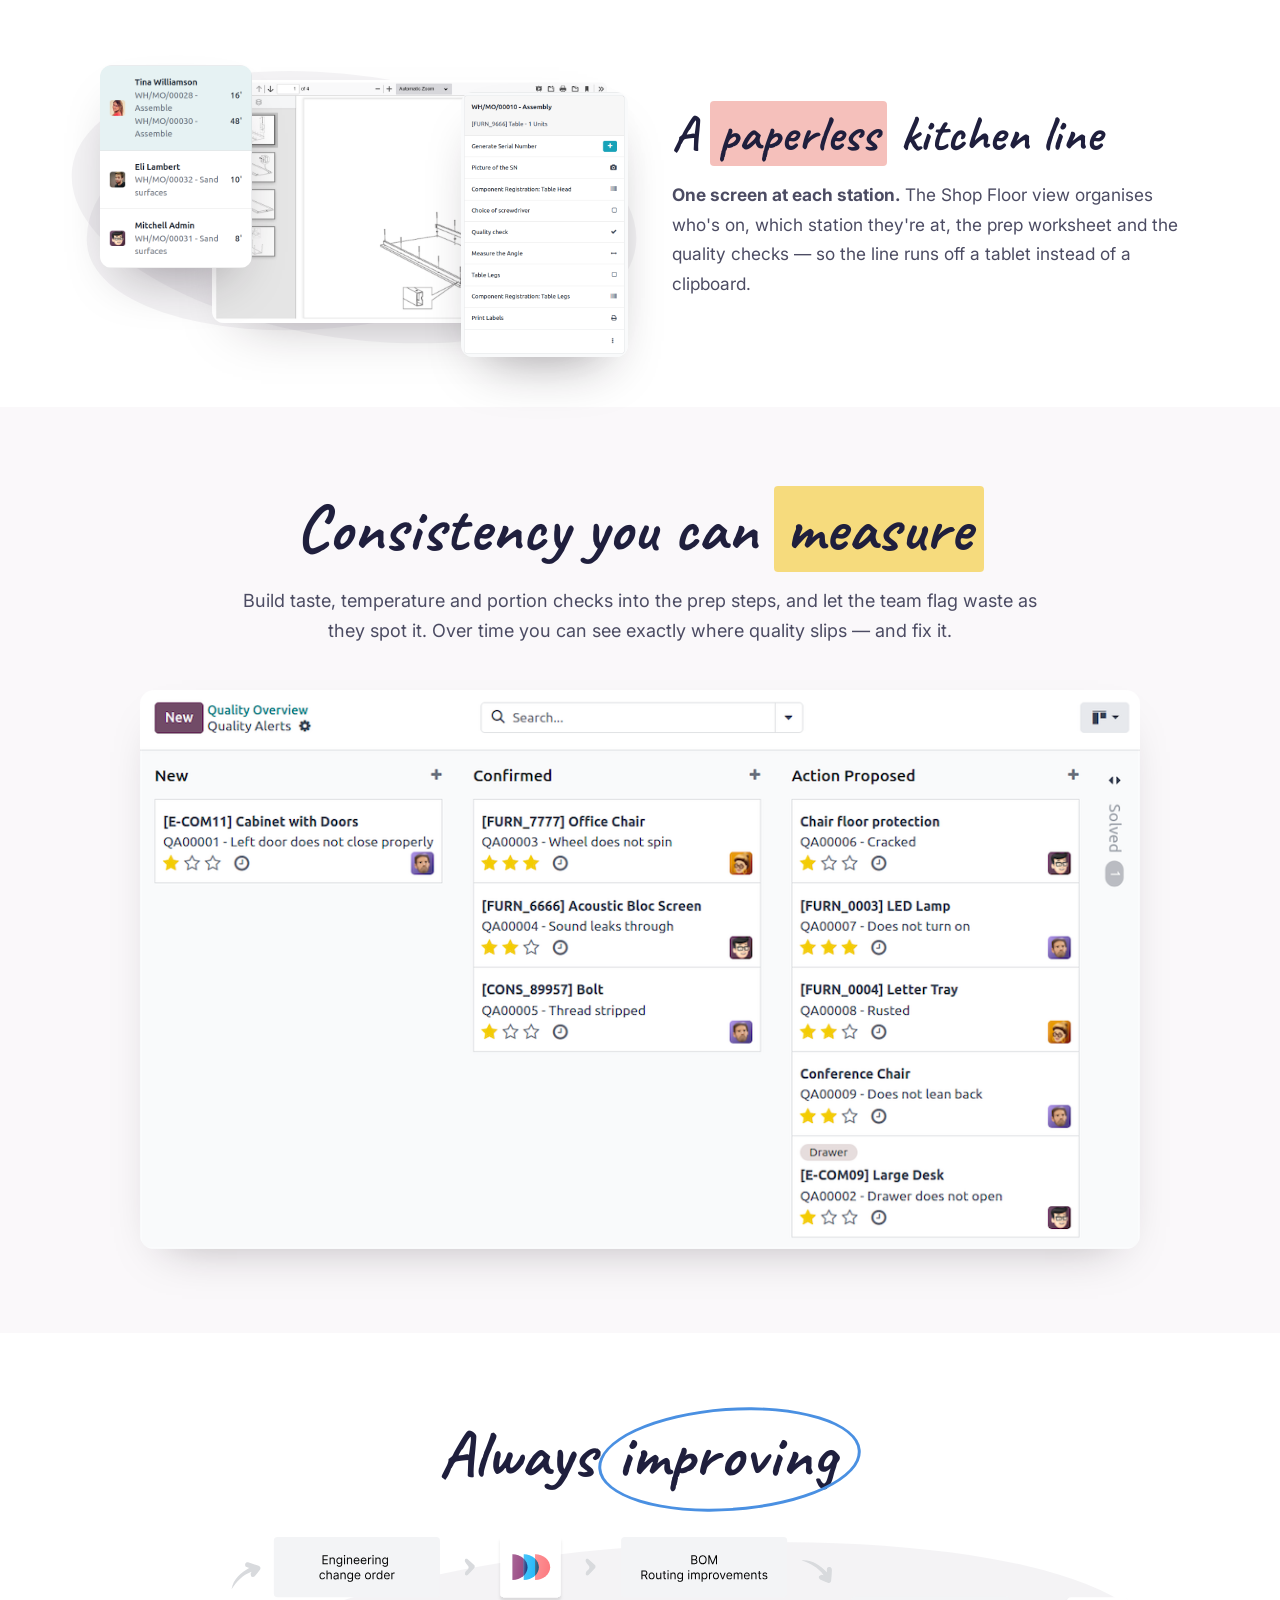
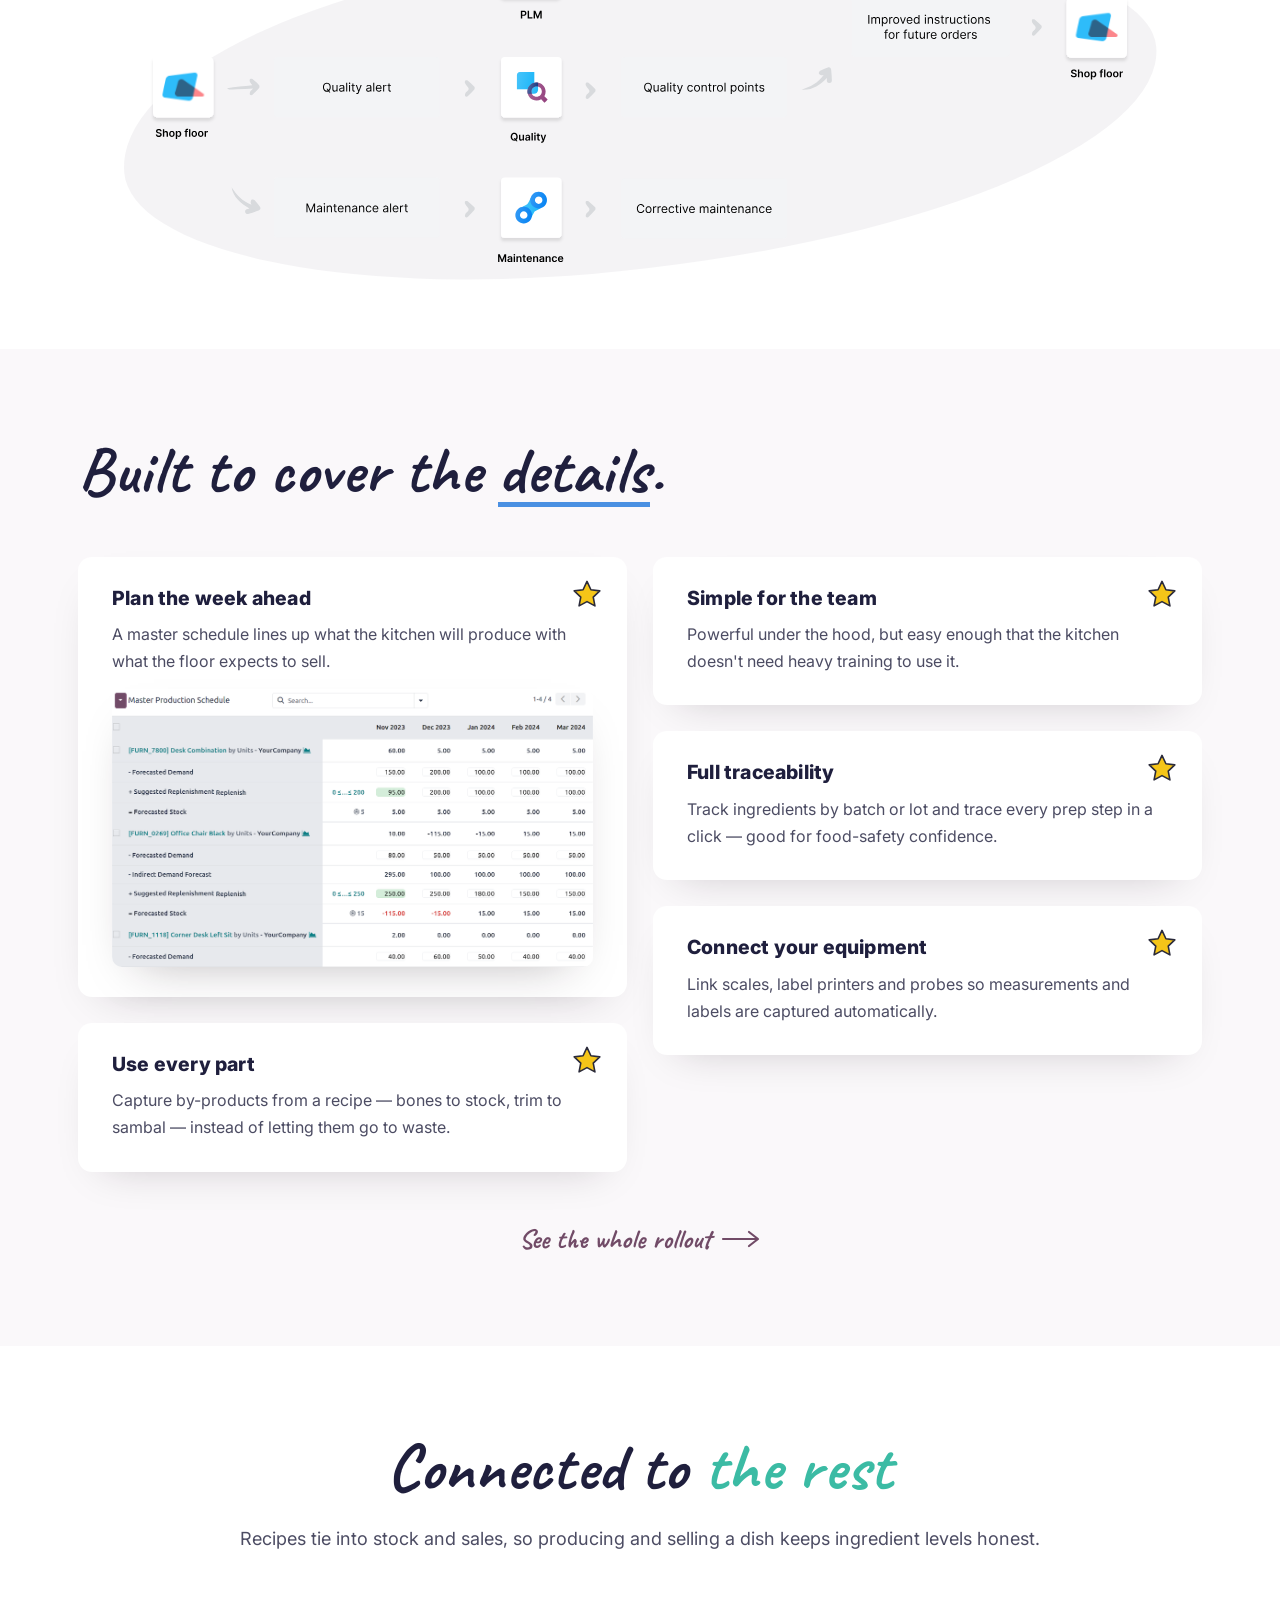
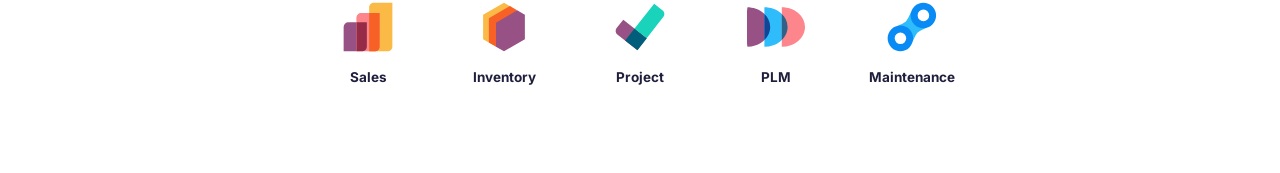
<file: manufacturing.html>
<!DOCTYPE html>
<html lang="en">
<head>
<meta charset="UTF-8"/>
<meta name="viewport" content="width=device-width, initial-scale=1.0"/>
<title>Manufacturing — Odoo for Auntie Gaik Lean · TechNext</title>
<meta name="robots" content="noindex, nofollow"/>
<link rel="icon" href="data:image/svg+xml,<svg xmlns='http://www.w3.org/2000/svg' viewBox='0 0 32 32'><rect width='32' height='32' rx='6' fill='%23714B67'/><text x='16' y='22' font-size='18' font-family='sans-serif' fill='white' text-anchor='middle'>O</text></svg>">
<link rel="preconnect" href="https://fonts.googleapis.com"/>
<link rel="preconnect" href="https://fonts.gstatic.com" crossorigin/>
<link href="https://fonts.googleapis.com/css2?family=Inter:wght@400;500;600;700;800;900&family=Caveat:wght@400;600;700&display=swap" rel="stylesheet"/>
<link rel="stylesheet" href="odoo-replica.css?v=21"/>
</head>
<body>

<nav id="nav" class="scrolled">
  <div class="nav-inner">
    <a href="index.html" class="brand">
      <img class="brand-logo" src="img/logo/odoo_logo.png" alt="Odoo"/>
      <i>×</i>
      <img class="brand-logo brand-logo-tn" src="img/logo/technext_logo.png" alt="TechNext"/>
    </a>
    <div class="nav-links">
      <a href="index.html">Home</a>
      <a href="pos.html">Point of Sale</a>
      <a href="accounting.html">Accounting</a>
      <a href="restaurant.html">Restaurant</a>
      <a href="inventory.html">Inventory</a>
      <a href="manufacturing.html" class="active">Manufacturing</a>
      <a href="purchase.html">Purchase</a>
    </div>
  </div>
</nav>

<header class="page-hero">
  <div class="container">
    <span class="eyebrow">Odoo Manufacturing · set up by TechNext</span>
    <h1>Every dish, costed to the <span class="ink-purple">gram</span>.</h1>
    <p class="section-sub center">TechNext models each of Auntie Gaik Lean's dishes as a recipe in Odoo — so a plate of Curry Kapitan draws down its exact ingredients, and you always know what it truly costs to make.</p>
  </div>
</header>

<section class="xc-section" style="padding-top:0">
  <div class="container">
    <div class="xc-shot" style="margin-top:0"><img class="xc-img" src="img/odoo-pages/manufacturing/hero_image.webp" alt="Odoo Manufacturing"/></div>
  </div>
</section>

<section class="xc-section alt">
  <div class="container">
    <div class="od-row">
      <div class="od-copy">
        <h2>See a batch before you <span class="od-u-teal">cook it</span></h2>
        <p>Plan a prep run and Odoo shows you, in real time, whether you have the ingredients, the capacity and the cost. It even suggests what to buy or make to fill any gap.</p>
      </div>
      <div class="od-media"><img class="main" src="img/odoo-pages/manufacturing/operations.webp" alt="Production planning"/></div>
    </div>
  </div>
</section>

<section class="xc-section">
  <div class="container center">
    <h2 class="section-h">Prep planned to the <span class="w-blue">service</span></h2>
    <p class="section-sub center">Schedule prep and sub-recipes against the kitchen's real capacity, and fine-tune the timeline on a simple drag-and-drop chart so everything is ready before the first table sits.</p>
    <div class="xc-shot"><img class="xc-img" src="img/odoo-pages/manufacturing/schedule.webp" alt="Prep schedule"/></div>
  </div>
</section>

<section class="xc-section alt">
  <div class="container">
    <div class="od-row">
      <div class="od-copy">
        <h2><span class="od-u-blue">Log prep</span> on the line</h2>
        <p><b>A quick tap on a tablet or scanner.</b> The kitchen records what it produced and used as it goes — fast, offline-friendly, and far fewer keying mistakes than a paper sheet.</p>
      </div>
      <div class="od-media"><img class="main" src="img/odoo-pages/manufacturing/barcode.webp" alt="Recording prep on a tablet" style="max-width:360px;margin:0 auto"/></div>
    </div>
  </div>
</section>

<section class="xc-section">
  <div class="container">
    <div class="od-row">
      <div class="od-media">
        <div class="paperless">
          <img class="pc-main" src="img/odoo-pages/manufacturing/become_paperless_02.webp" alt="Prep worksheet"/>
          <img class="pc-left" src="img/odoo-pages/manufacturing/become_paperless_03.webp" alt="Shop Floor view"/>
          <img class="pc-right" src="img/odoo-pages/manufacturing/become_paperless_01.webp" alt="Quality check"/>
        </div>
      </div>
      <div class="od-copy">
        <h2>A <span class="od-hl-coral">paperless</span> kitchen line</h2>
        <p><b>One screen at each station.</b> The Shop Floor view organises who's on, which station they're at, the prep worksheet and the quality checks — so the line runs off a tablet instead of a clipboard.</p>
      </div>
    </div>
  </div>
</section>

<section class="xc-section alt">
  <div class="container center">
    <h2 class="section-h">Consistency you can <span class="od-hl-yellow">measure</span></h2>
    <p class="section-sub center">Build taste, temperature and portion checks into the prep steps, and let the team flag waste as they spot it. Over time you can see exactly where quality slips — and fix it.</p>
    <div class="xc-shot"><img class="xc-img" src="img/odoo-pages/manufacturing/sigma_6.webp" alt="Quality analysis"/></div>
  </div>
</section>

<section class="xc-section">
  <div class="container center">
    <h2 class="section-h">Always <span class="od-ellipse-blue">improving</span></h2>
    <div class="xc-shot" style="max-width:980px"><img class="xc-img no-fx" src="img/odoo-pages/manufacturing/kaizen.svg" alt="Continuous improvement" style="margin:0 auto;display:block"/></div>
  </div>
</section>

<section class="xc-section alt">
  <div class="container center">
    <h2 class="section-h od-h-left">Built to cover the <span class="od-u-blue">details</span>.</h2>
    <div class="od-cards">
      <div class="od-card"><svg class="star" viewBox="0 0 40 40" aria-hidden="true"><path d="M20 3l4.9 10.4 11.1 1.4-8.2 7.8 2.1 11L20 28.3 10.1 33.6l2.1-11L4 14.8l11.1-1.4z" fill="#F5C518" stroke="#2A2A3A" stroke-width="2" stroke-linejoin="round"/></svg><h3>Plan the week ahead</h3><p>A master schedule lines up what the kitchen will produce with what the floor expects to sell.</p><img class="xc-img" src="img/odoo-pages/manufacturing/features_01.webp" alt="Master schedule" style="margin-top:14px"/></div>
      <div class="od-card"><svg class="star" viewBox="0 0 40 40" aria-hidden="true"><path d="M20 3l4.9 10.4 11.1 1.4-8.2 7.8 2.1 11L20 28.3 10.1 33.6l2.1-11L4 14.8l11.1-1.4z" fill="#F5C518" stroke="#2A2A3A" stroke-width="2" stroke-linejoin="round"/></svg><h3>Use every part</h3><p>Capture by-products from a recipe — bones to stock, trim to sambal — instead of letting them go to waste.</p></div>
      <div class="od-card"><svg class="star" viewBox="0 0 40 40" aria-hidden="true"><path d="M20 3l4.9 10.4 11.1 1.4-8.2 7.8 2.1 11L20 28.3 10.1 33.6l2.1-11L4 14.8l11.1-1.4z" fill="#F5C518" stroke="#2A2A3A" stroke-width="2" stroke-linejoin="round"/></svg><h3>Simple for the team</h3><p>Powerful under the hood, but easy enough that the kitchen doesn't need heavy training to use it.</p></div>
      <div class="od-card"><svg class="star" viewBox="0 0 40 40" aria-hidden="true"><path d="M20 3l4.9 10.4 11.1 1.4-8.2 7.8 2.1 11L20 28.3 10.1 33.6l2.1-11L4 14.8l11.1-1.4z" fill="#F5C518" stroke="#2A2A3A" stroke-width="2" stroke-linejoin="round"/></svg><h3>Full traceability</h3><p>Track ingredients by batch or lot and trace every prep step in a click — good for food-safety confidence.</p></div>
      <div class="od-card"><svg class="star" viewBox="0 0 40 40" aria-hidden="true"><path d="M20 3l4.9 10.4 11.1 1.4-8.2 7.8 2.1 11L20 28.3 10.1 33.6l2.1-11L4 14.8l11.1-1.4z" fill="#F5C518" stroke="#2A2A3A" stroke-width="2" stroke-linejoin="round"/></svg><h3>Connect your equipment</h3><p>Link scales, label printers and probes so measurements and labels are captured automatically.</p></div>
    </div>
    <div class="center"><a class="see-all" href="index.html#platform">See the whole rollout <svg viewBox="0 0 40 20" fill="none" stroke="currentColor" stroke-width="2.2" stroke-linecap="round" stroke-linejoin="round"><path d="M2 10 H36"/><path d="M28 3 L37 10 L28 17"/></svg></a></div>
  </div>
</section>

<section class="xc-section">
  <div class="container center">
    <h2 class="section-h">Connected to <span class="w-teal">the rest</span></h2>
    <p class="section-sub center">Recipes tie into stock and sales, so producing and selling a dish keeps ingredient levels honest.</p>
    <div class="apps-row">
      <div><img src="img/odoo-pages/manufacturing/icon_sale.svg" alt=""/><h5>Sales</h5></div>
      <div><img src="img/odoo-pages/manufacturing/icon_stock.svg" alt=""/><h5>Inventory</h5></div>
      <div><img src="img/odoo-pages/manufacturing/icon_project.svg" alt=""/><h5>Project</h5></div>
      <div><img src="img/odoo-pages/manufacturing/icon_mrp_plm.svg" alt=""/><h5>PLM</h5></div>
      <div><img src="img/odoo-pages/manufacturing/icon_maintenance.svg" alt=""/><h5>Maintenance</h5></div>
    </div>
  </div>
</section>

<script src="odoo-replica.js?v=21"></script>
</body>
</html>
</file>
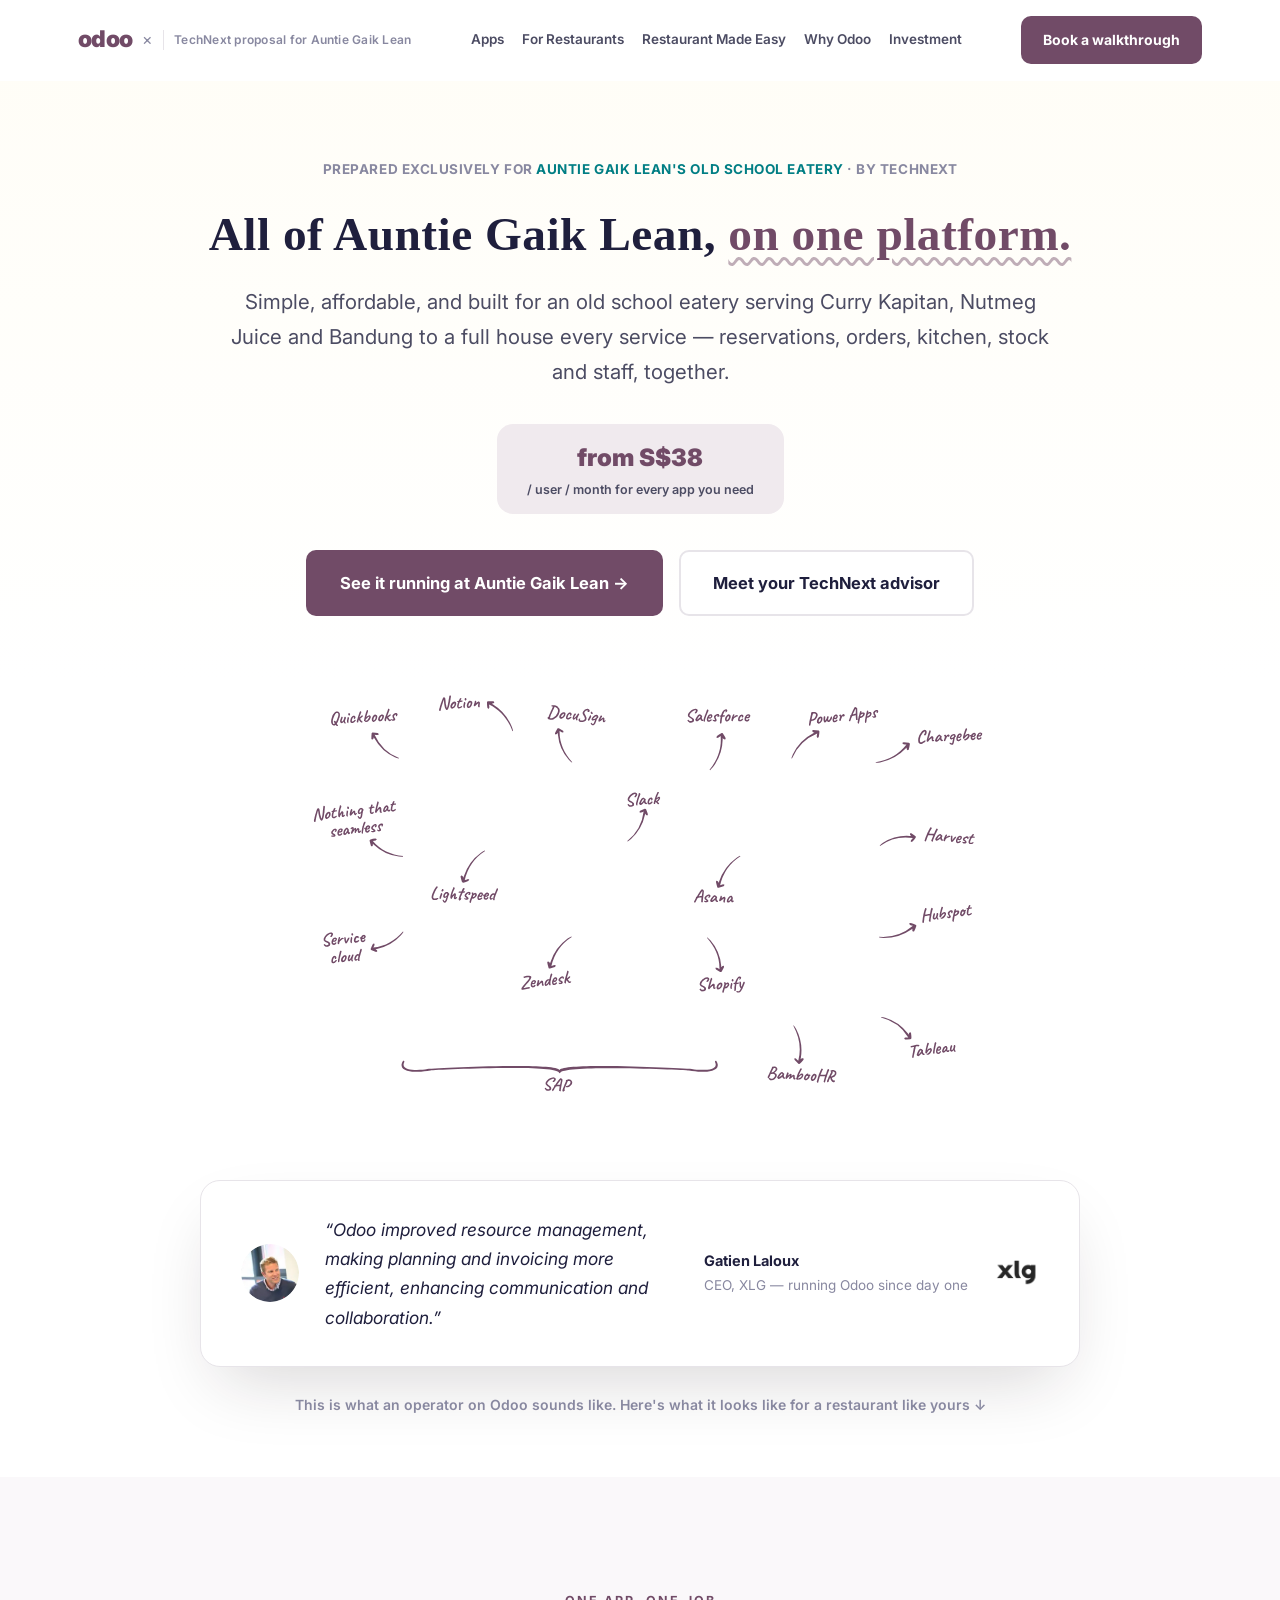
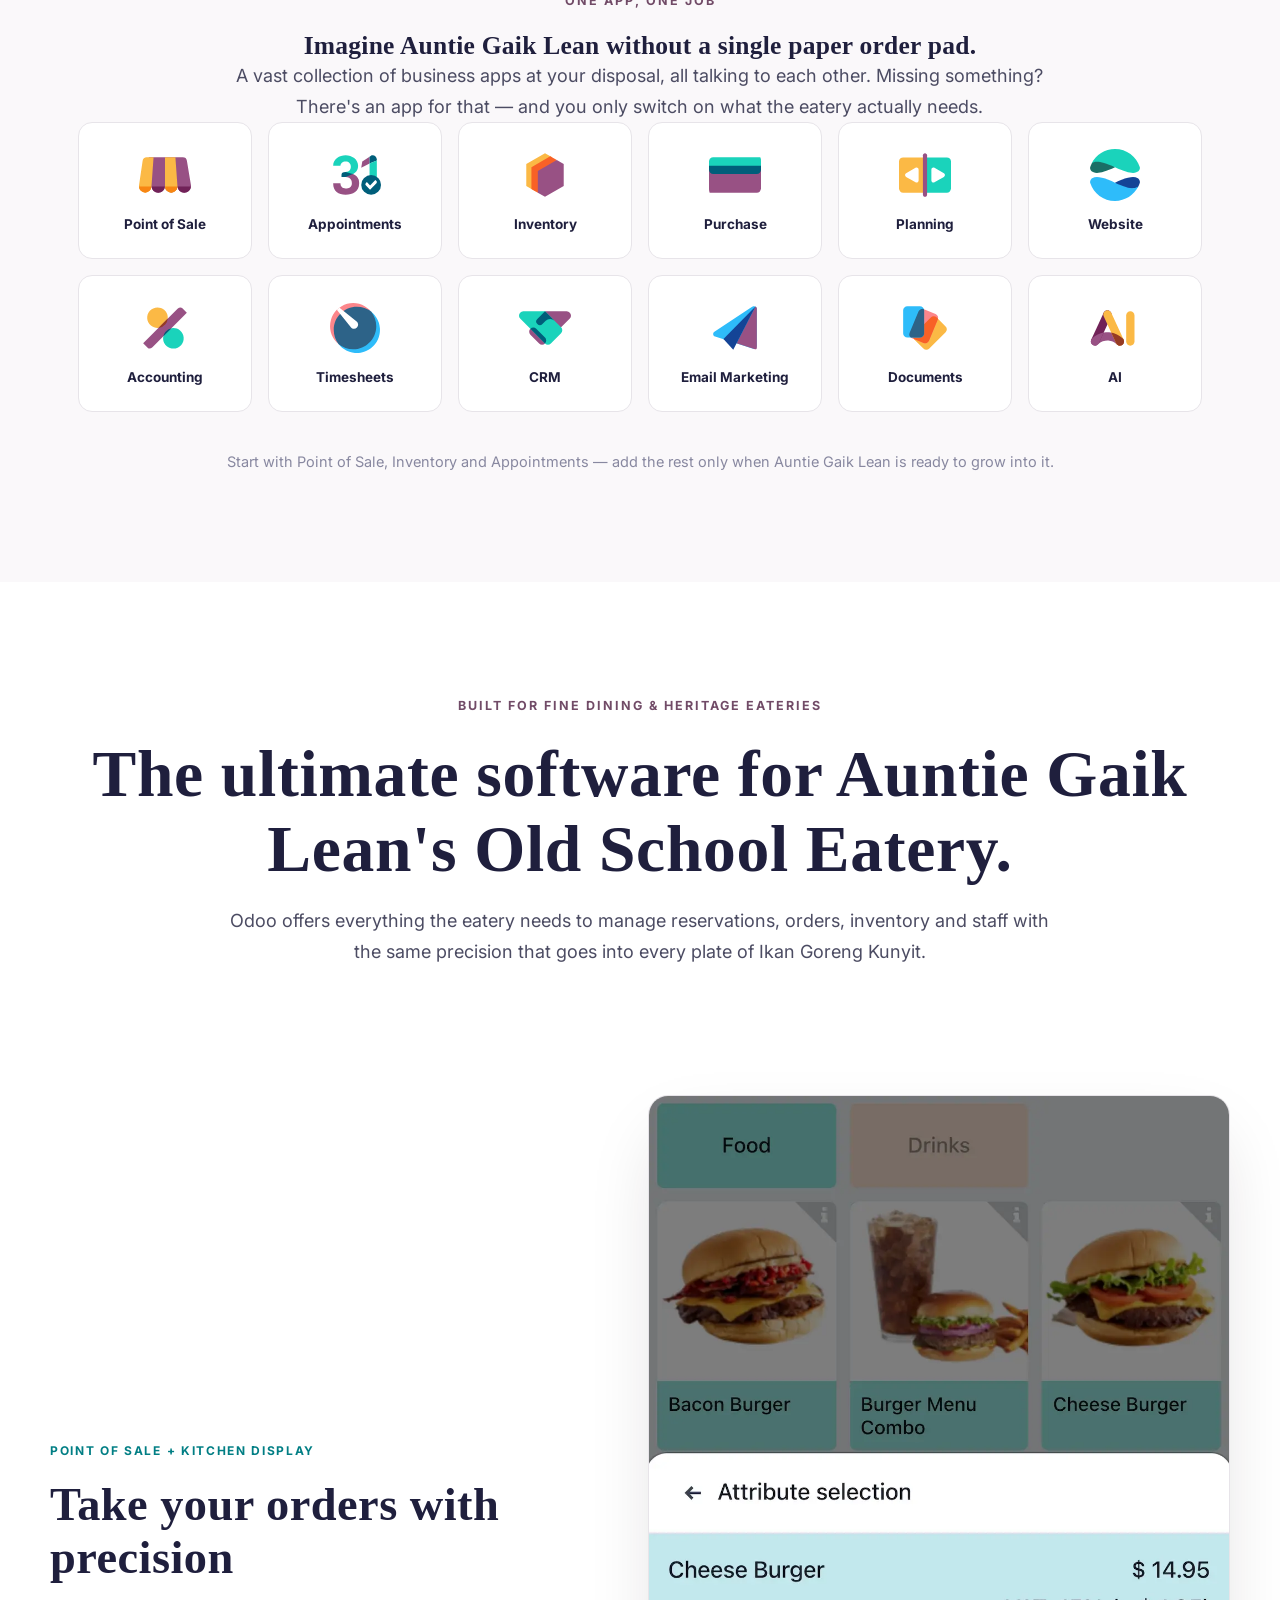
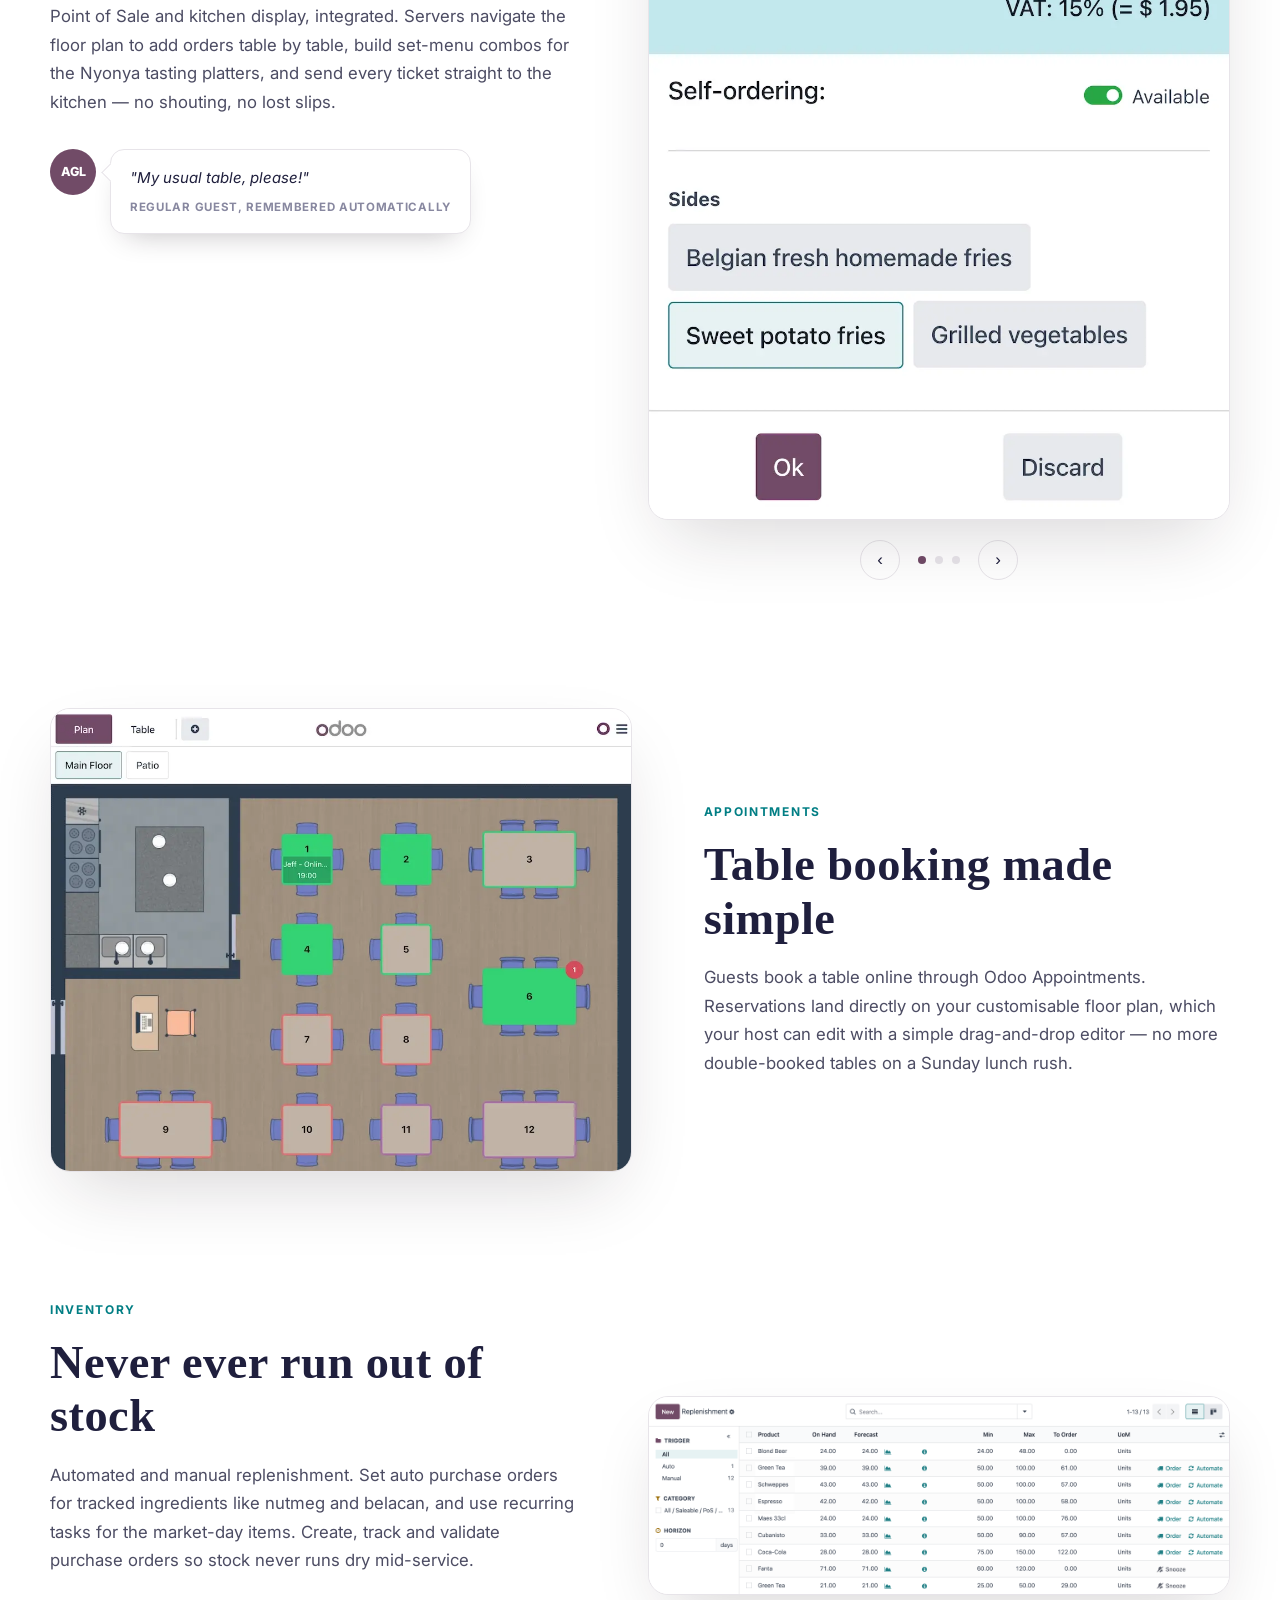
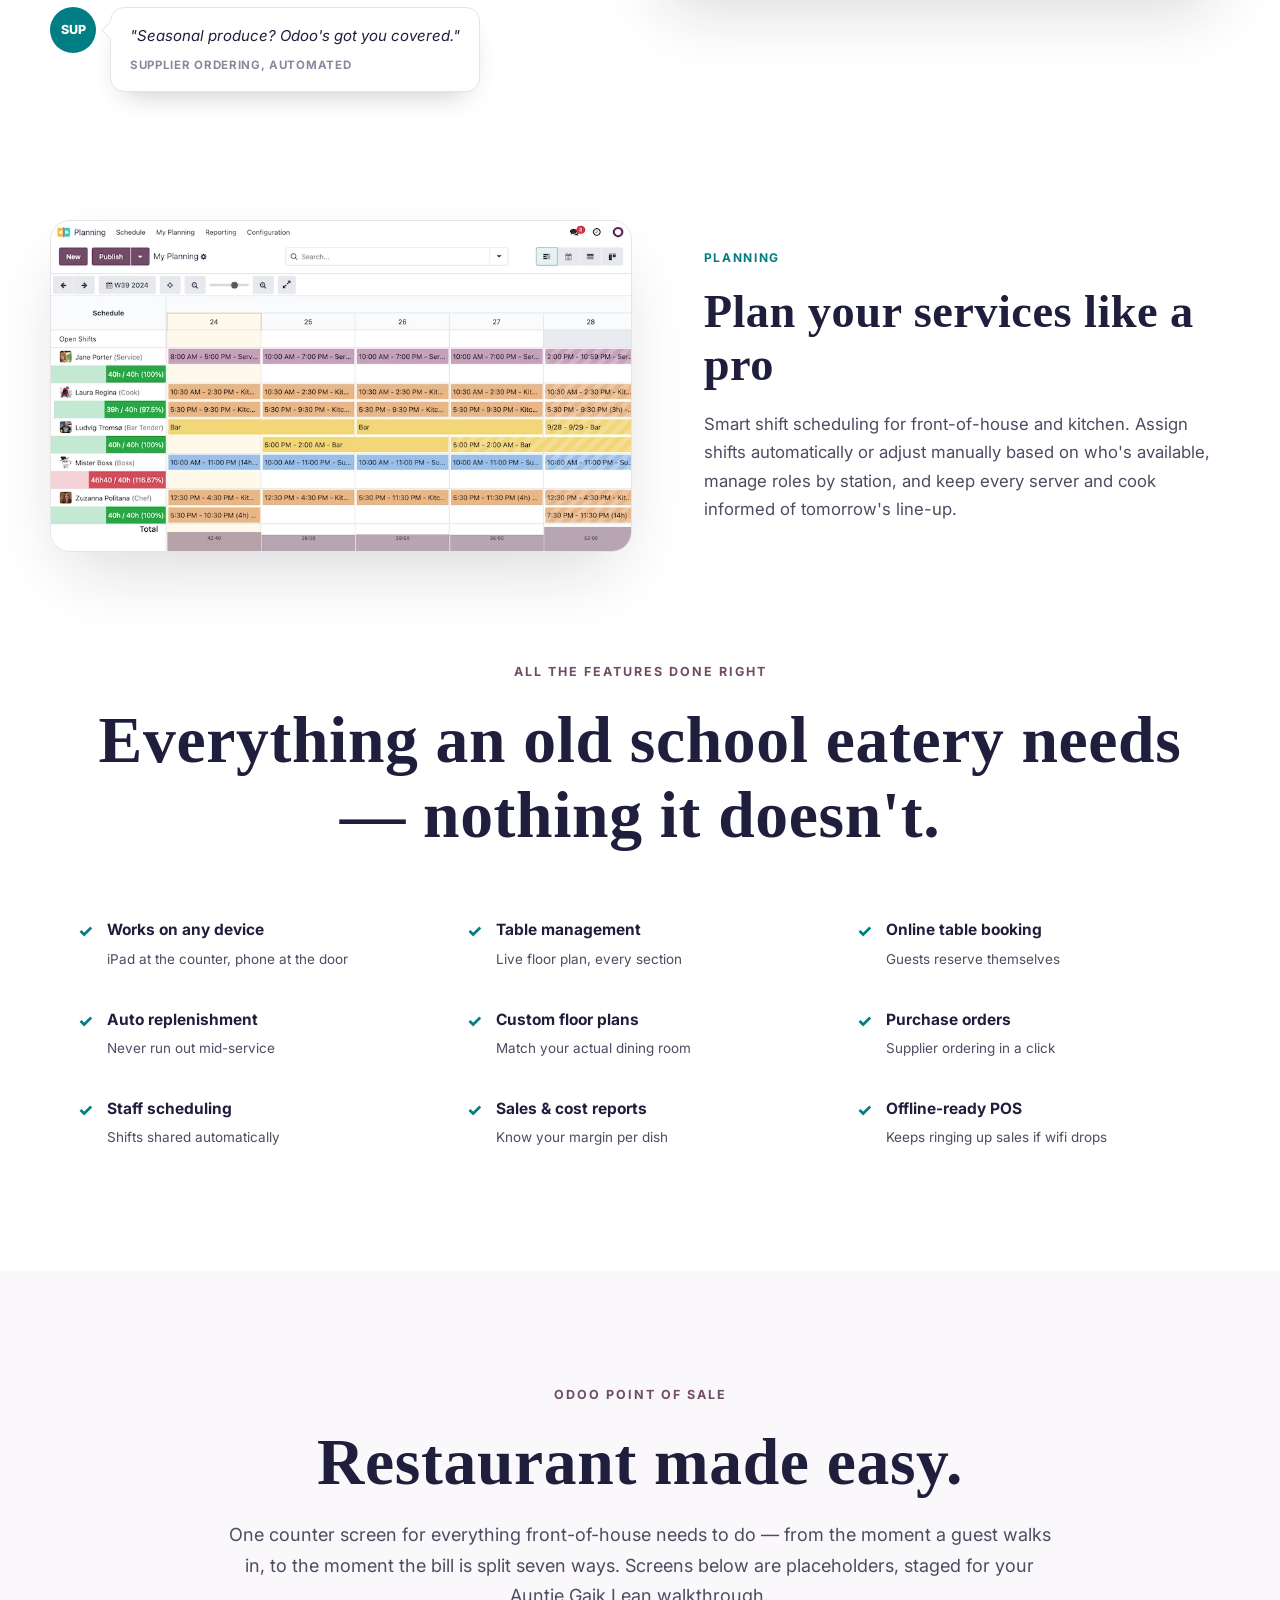
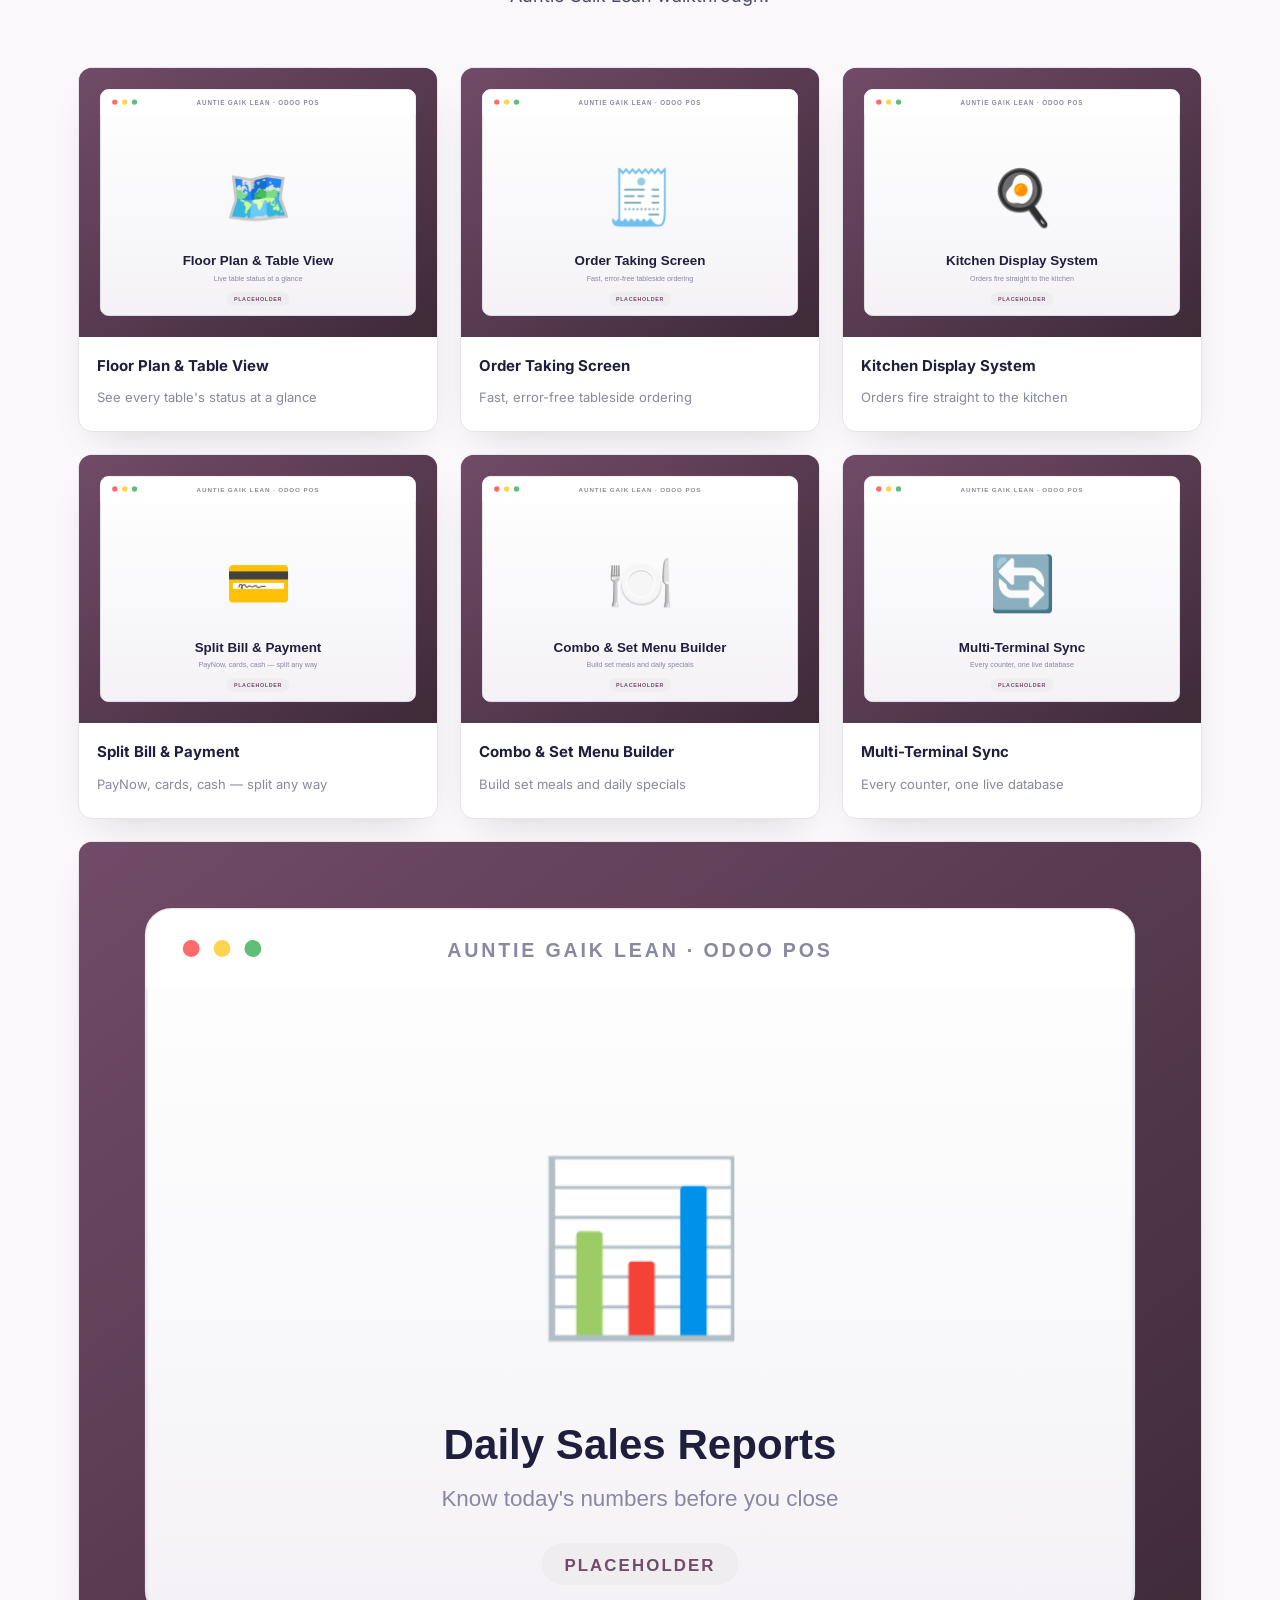
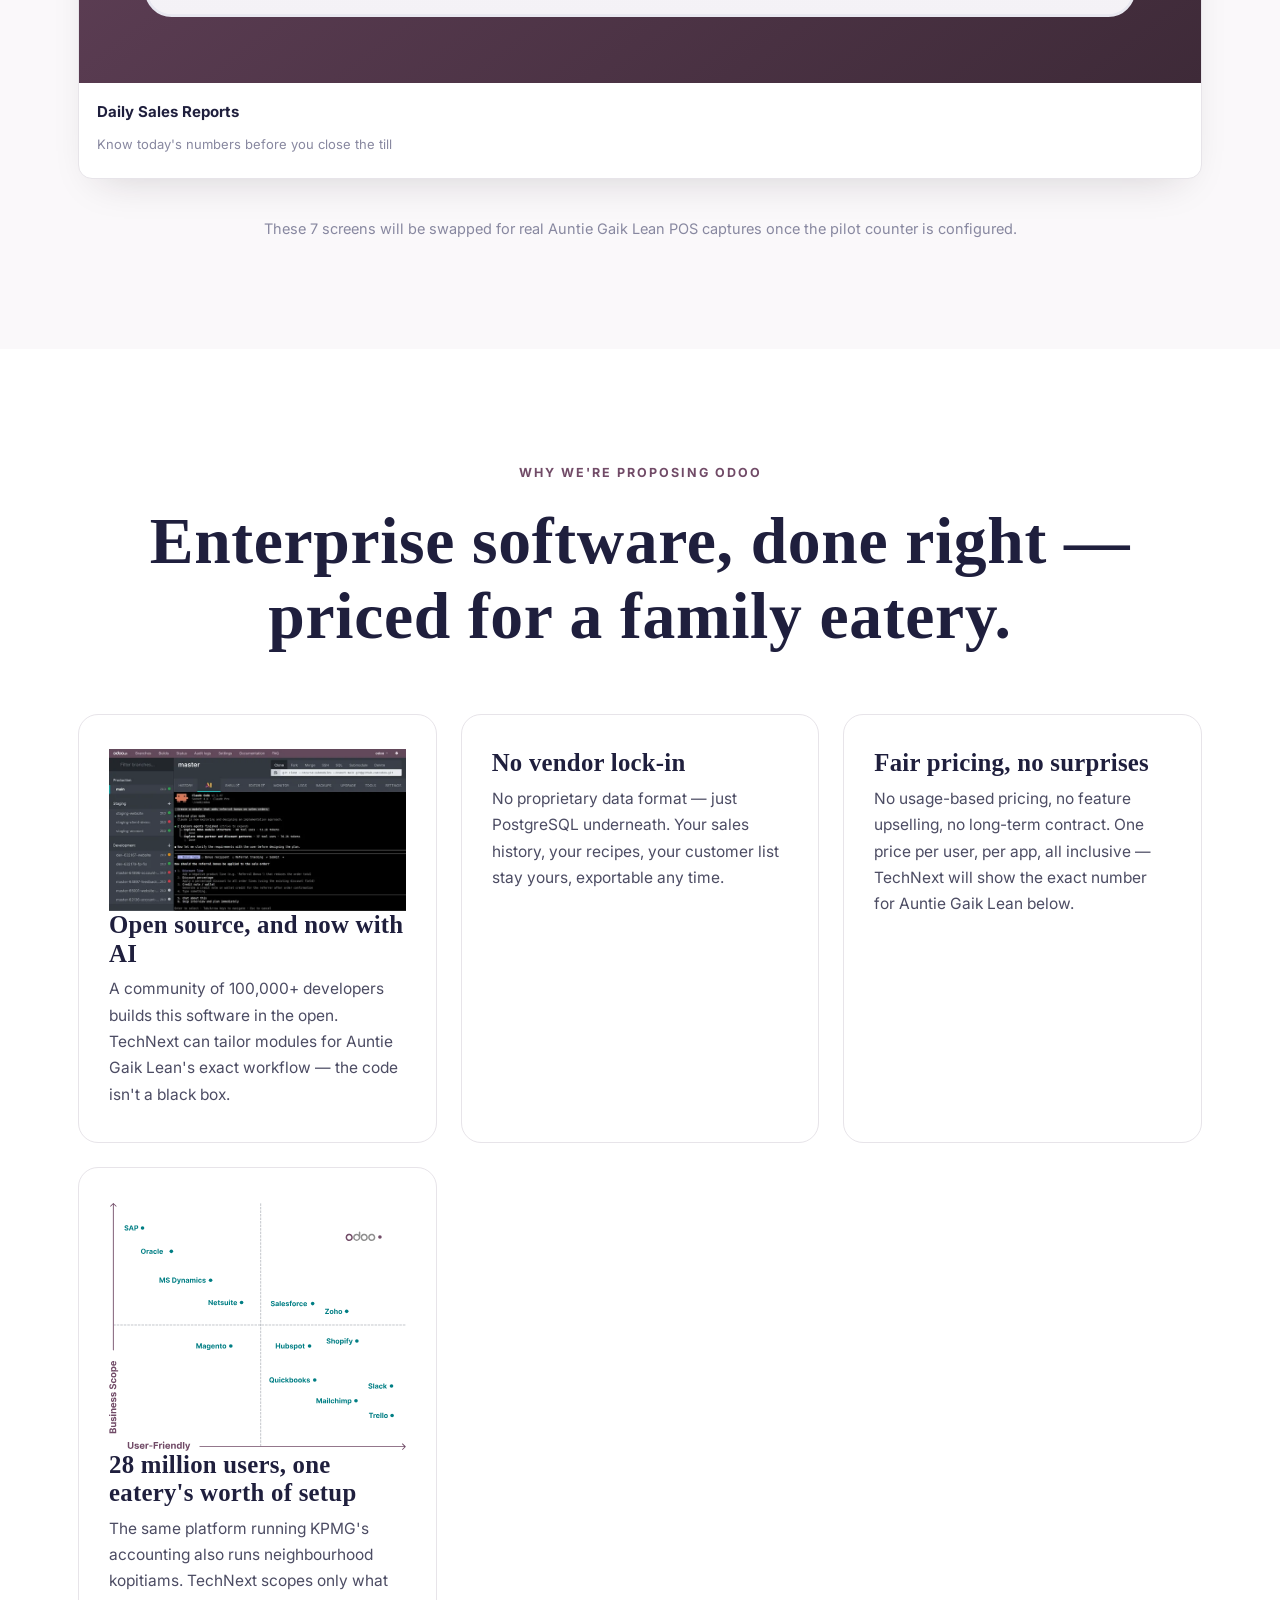
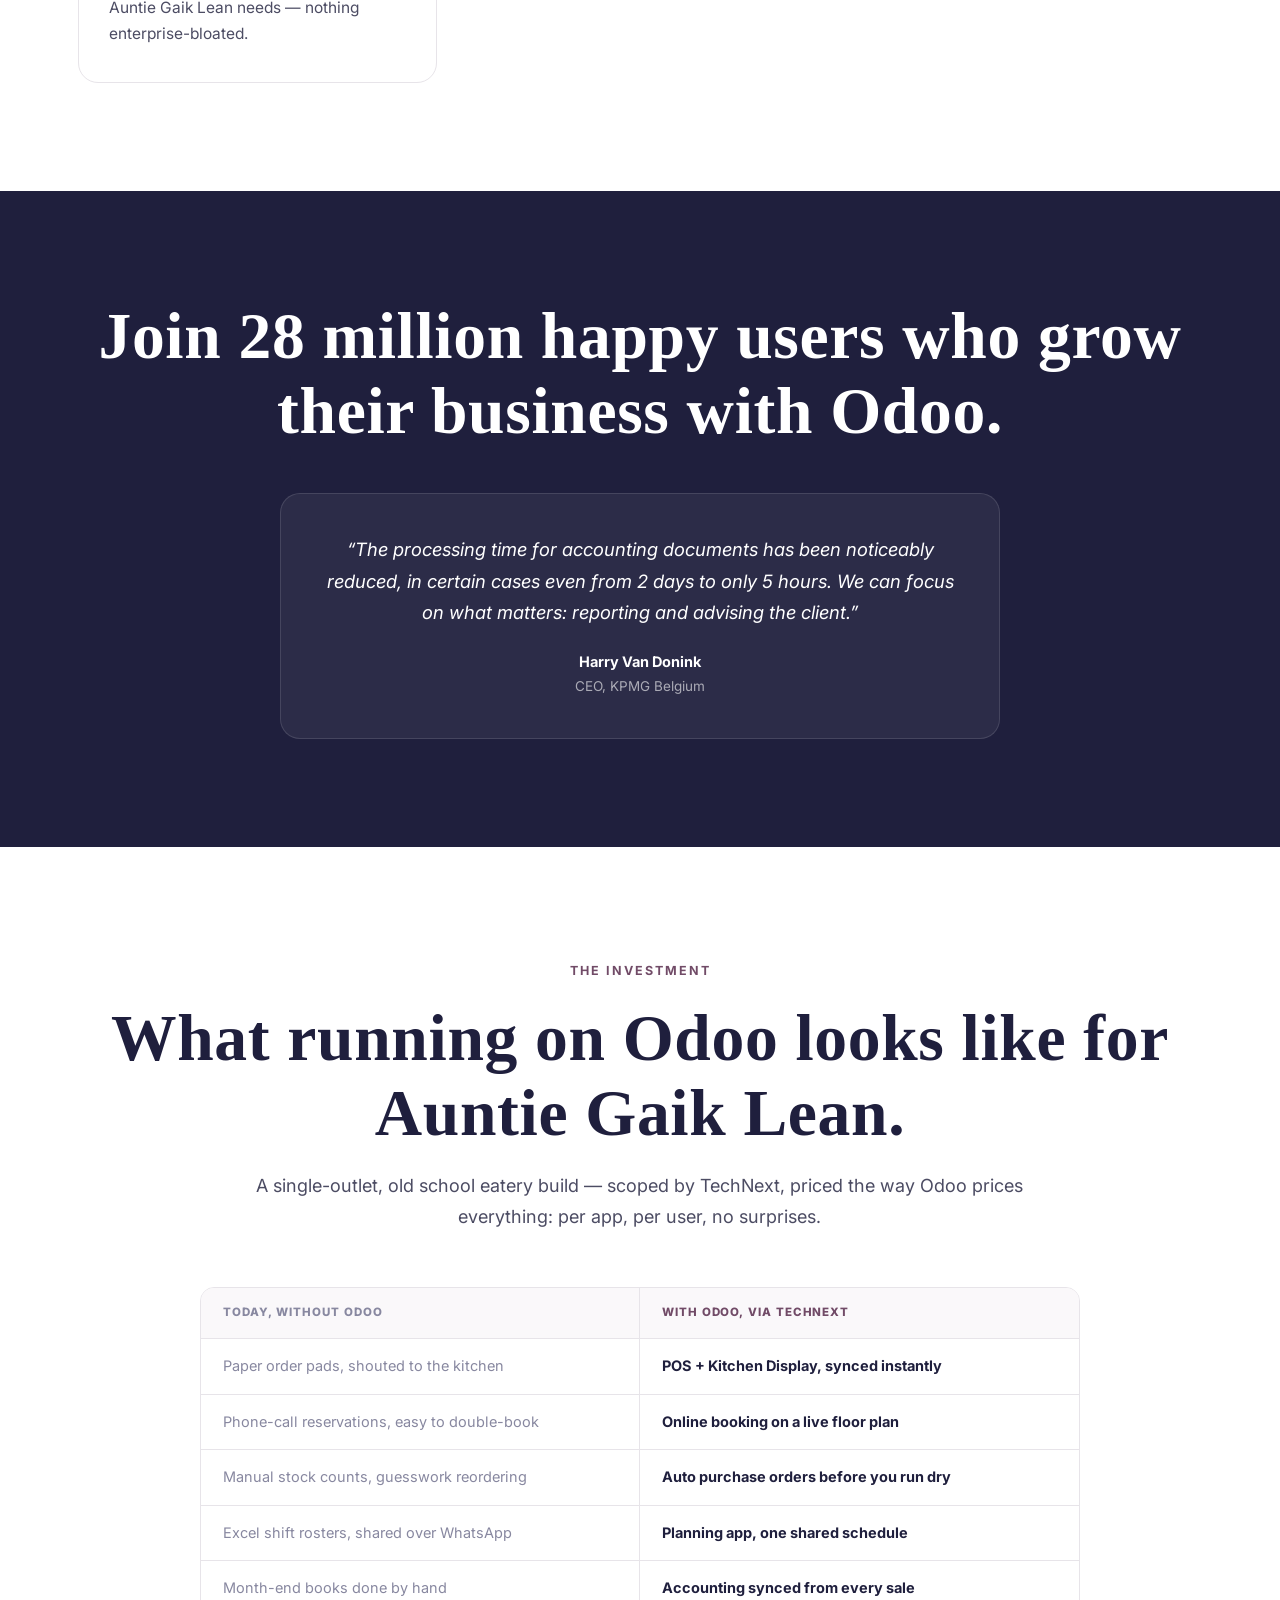
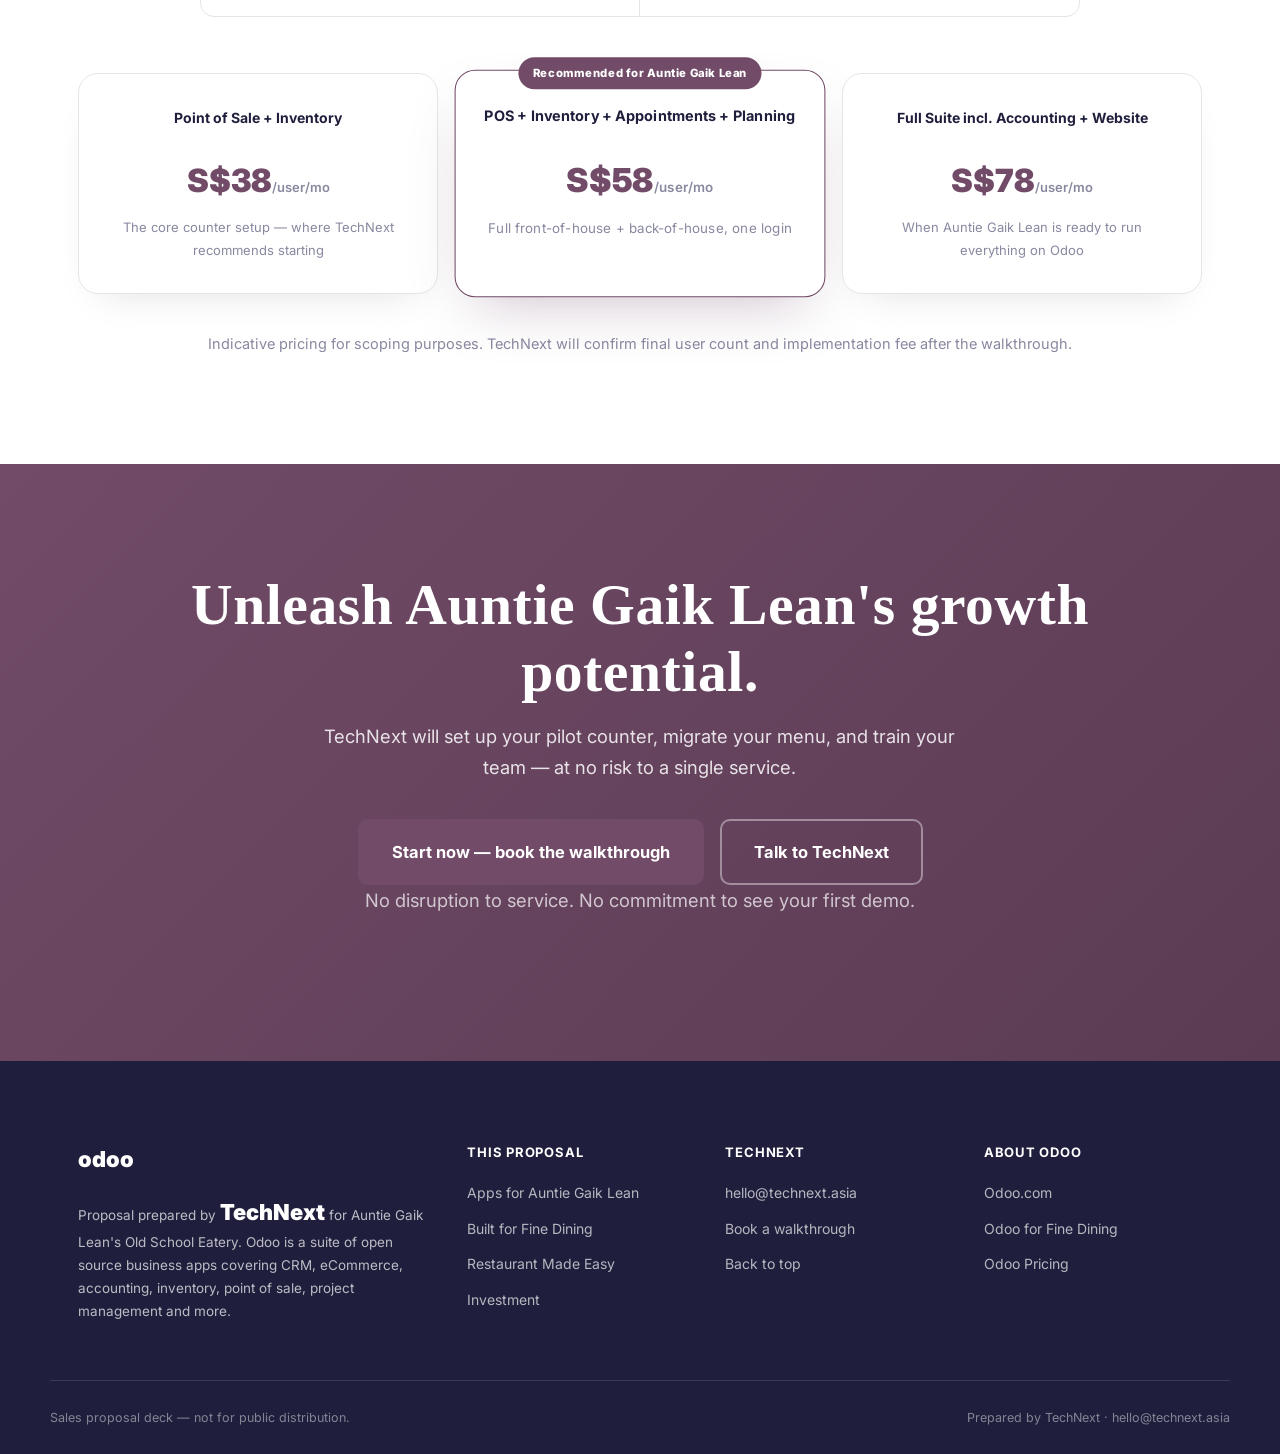
<file: odoo-replica.html>
<!DOCTYPE html>
<html lang="en">
<head>
<meta charset="UTF-8"/>
<meta name="viewport" content="width=device-width, initial-scale=1.0"/>
<title>Auntie Gaik Lean, on Odoo — A TechNext Proposal</title>
<meta name="description" content="TechNext proposes running Auntie Gaik Lean's Old School Eatery on Odoo — reservations, POS, kitchen display, inventory, staff scheduling and accounting, on one platform."/>
<meta name="robots" content="noindex, nofollow"/>
<link rel="preconnect" href="https://fonts.googleapis.com"/>
<link rel="preconnect" href="https://fonts.gstatic.com" crossorigin/>
<link href="https://fonts.googleapis.com/css2?family=Inter:wght@400;500;600;700;800;900&display=swap" rel="stylesheet"/>
<link rel="stylesheet" href="odoo-replica.css"/>
</head>
<body>

<nav id="nav">
  <div class="nav-inner">
    <a href="#top" class="brand">
      <b>odoo</b>
      <i>×</i>
      <span>TechNext proposal for Auntie Gaik Lean</span>
    </a>
    <div class="nav-links">
      <a href="#imagine">Apps</a>
      <a href="#industry">For Restaurants</a>
      <a href="#pos">Restaurant Made Easy</a>
      <a href="#why">Why Odoo</a>
      <a href="#investment">Investment</a>
    </div>
    <a href="#cta" class="btn btn-primary nav-cta">Book a walkthrough</a>
  </div>
</nav>

<!-- ============ HERO (replica of odoo.com homepage hero) ============ -->
<header class="hero" id="top">
  <div class="container">
    <p class="prepared">Prepared exclusively for <b>Auntie Gaik Lean's Old School Eatery</b> · by TechNext</p>
    <h1>All of Auntie Gaik Lean, <span class="ink-purple">on one platform.</span></h1>
    <p class="lede">Simple, affordable, and built for an old school eatery serving Curry Kapitan, Nutmeg Juice and Bandung to a full house every service — reservations, orders, kitchen, stock and staff, together.</p>

    <div class="price-badge">
      <span class="price-amt">from S$38</span>
      <span class="price-sub">/ user / month for every app you need</span>
    </div>

    <div class="hero-ctas">
      <a href="#cta" class="btn btn-primary btn-lg">See it running at Auntie Gaik Lean →</a>
      <a href="#cta" class="btn btn-ghost btn-lg">Meet your TechNext advisor</a>
    </div>

    <div class="hero-art">
      <img src="img/odoo-live/hero-apps-switched.svg" alt="Odoo apps illustration" loading="eager"/>
    </div>
  </div>
</header>

<!-- ============ Testimonial strip (real Odoo restaurant client, kept verbatim) ============ -->
<section class="proof-strip">
  <div class="container proof-inner">
    <img class="proof-avatar" src="img/odoo-live/avatar-gatien.webp" alt="Gatien Laloux"/>
    <p class="proof-quote">&ldquo;Odoo improved resource management, making planning and invoicing more efficient, enhancing communication and collaboration.&rdquo;</p>
    <div class="proof-who">
      <b>Gatien Laloux</b>
      <span>CEO, XLG — running Odoo since day one</span>
    </div>
    <img class="proof-logo" src="img/odoo-live/logo-xlg.webp" alt="XLG"/>
  </div>
  <p class="proof-note center">This is what an operator on Odoo sounds like. Here's what it looks like for a restaurant like yours ↓</p>
</section>

<!-- ============ Imagine band (replica of "Imagine without Odoo") ============ -->
<section class="imagine" id="imagine">
  <div class="container center">
    <span class="eyebrow">One app, one job</span>
    <h2>Imagine Auntie Gaik Lean without a single paper order pad.</h2>
    <p class="section-sub">A vast collection of business apps at your disposal, all talking to each other. Missing something? There's an app for that — and you only switch on what the eatery actually needs.</p>

    <div class="apps-grid">
      <div class="app-tile"><img src="img/odoo-live/icons/point_of_sale.svg" alt=""/><span>Point of Sale</span></div>
      <div class="app-tile"><img src="img/odoo-live/icons/appointment.svg" alt=""/><span>Appointments</span></div>
      <div class="app-tile"><img src="img/odoo-live/icons/stock.svg" alt=""/><span>Inventory</span></div>
      <div class="app-tile"><img src="img/odoo-live/icons/purchase.svg" alt=""/><span>Purchase</span></div>
      <div class="app-tile"><img src="img/odoo-live/icons/planning.svg" alt=""/><span>Planning</span></div>
      <div class="app-tile"><img src="img/odoo-live/icons/website.svg" alt=""/><span>Website</span></div>
      <div class="app-tile"><img src="img/odoo-live/icons/accountant.svg" alt=""/><span>Accounting</span></div>
      <div class="app-tile"><img src="img/odoo-live/icons/hr_timesheet.svg" alt=""/><span>Timesheets</span></div>
      <div class="app-tile"><img src="img/odoo-live/icons/crm.svg" alt=""/><span>CRM</span></div>
      <div class="app-tile"><img src="img/odoo-live/icons/mass_mailing.svg" alt=""/><span>Email Marketing</span></div>
      <div class="app-tile"><img src="img/odoo-live/icons/documents.svg" alt=""/><span>Documents</span></div>
      <div class="app-tile"><img src="img/odoo-live/icons/ai_app.svg" alt=""/><span>AI</span></div>
    </div>
    <p class="apps-note">Start with Point of Sale, Inventory and Appointments — add the rest only when Auntie Gaik Lean is ready to grow into it.</p>
  </div>
</section>

<!-- ============ INDUSTRY FEATURE ROWS (replica of odoo.com/industries/fine-dining-restaurant) ============ -->
<section id="industry">
  <div class="container">
    <div class="center" style="margin-bottom:64px">
      <span class="eyebrow">Built for fine dining &amp; heritage eateries</span>
      <h2 class="section-h">The ultimate software for Auntie Gaik Lean's Old School Eatery.</h2>
      <p class="section-sub center">Odoo offers everything the eatery needs to manage reservations, orders, inventory and staff with the same precision that goes into every plate of Ikan Goreng Kunyit.</p>
    </div>
  </div>

  <div class="container feature">
    <div class="f-copy">
      <span class="kicker">Point of Sale + Kitchen Display</span>
      <h2>Take your orders with precision</h2>
      <p>Point of Sale and kitchen display, integrated. Servers navigate the floor plan to add orders table by table, build set-menu combos for the Nyonya tasting platters, and send every ticket straight to the kitchen — no shouting, no lost slips.</p>
      <div class="bubble">
        <div class="avatar">AGL</div>
        <div class="say">"My usual table, please!"<b>Regular guest, remembered automatically</b></div>
      </div>
    </div>
    <div class="f-media">
      <div class="shot carousel" data-carousel="orders">
        <div class="slide active"><img src="img/odoo-live/take-orders-1.webp" alt="Odoo POS order screen"/></div>
        <div class="slide"><img src="img/odoo-live/take-orders-2.webp" alt="Odoo kitchen display"/></div>
        <div class="slide"><img src="img/odoo-live/take-orders-3.webp" alt="Odoo floor plan"/></div>
      </div>
      <div class="car-nav">
        <button class="car-btn" data-prev="orders">‹</button>
        <div class="car-dots" data-dots="orders"><i class="on"></i><i></i><i></i></div>
        <button class="car-btn" data-next="orders">›</button>
      </div>
    </div>
  </div>

  <div class="container feature flip">
    <div class="f-copy">
      <span class="kicker">Appointments</span>
      <h2>Table booking made simple</h2>
      <p>Guests book a table online through Odoo Appointments. Reservations land directly on your customisable floor plan, which your host can edit with a simple drag-and-drop editor — no more double-booked tables on a Sunday lunch rush.</p>
    </div>
    <div class="f-media">
      <div class="shot"><img src="img/odoo-live/table-booking.webp" alt="Odoo table booking calendar"/></div>
    </div>
  </div>

  <div class="container feature">
    <div class="f-copy">
      <span class="kicker">Inventory</span>
      <h2>Never ever run out of stock</h2>
      <p>Automated and manual replenishment. Set auto purchase orders for tracked ingredients like nutmeg and belacan, and use recurring tasks for the market-day items. Create, track and validate purchase orders so stock never runs dry mid-service.</p>
      <div class="bubble">
        <div class="avatar teal">SUP</div>
        <div class="say">"Seasonal produce? Odoo's got you covered."<b>Supplier ordering, automated</b></div>
      </div>
    </div>
    <div class="f-media">
      <div class="shot"><img src="img/odoo-live/inventory.webp" alt="Odoo inventory replenishment"/></div>
    </div>
  </div>

  <div class="container feature flip">
    <div class="f-copy">
      <span class="kicker">Planning</span>
      <h2>Plan your services like a pro</h2>
      <p>Smart shift scheduling for front-of-house and kitchen. Assign shifts automatically or adjust manually based on who's available, manage roles by station, and keep every server and cook informed of tomorrow's line-up.</p>
    </div>
    <div class="f-media">
      <div class="shot"><img src="img/odoo-live/staff-scheduling.webp" alt="Odoo staff planning"/></div>
    </div>
  </div>

  <div class="container center feature-list-wrap">
    <span class="eyebrow">All the features done right</span>
    <h2 class="section-h">Everything an old school eatery needs — nothing it doesn't.</h2>
    <div class="check-grid">
      <div class="check-item">✓<div><b>Works on any device</b><span>iPad at the counter, phone at the door</span></div></div>
      <div class="check-item">✓<div><b>Table management</b><span>Live floor plan, every section</span></div></div>
      <div class="check-item">✓<div><b>Online table booking</b><span>Guests reserve themselves</span></div></div>
      <div class="check-item">✓<div><b>Auto replenishment</b><span>Never run out mid-service</span></div></div>
      <div class="check-item">✓<div><b>Custom floor plans</b><span>Match your actual dining room</span></div></div>
      <div class="check-item">✓<div><b>Purchase orders</b><span>Supplier ordering in a click</span></div></div>
      <div class="check-item">✓<div><b>Staff scheduling</b><span>Shifts shared automatically</span></div></div>
      <div class="check-item">✓<div><b>Sales &amp; cost reports</b><span>Know your margin per dish</span></div></div>
      <div class="check-item">✓<div><b>Offline-ready POS</b><span>Keeps ringing up sales if wifi drops</span></div></div>
    </div>
  </div>
</section>

<!-- ============ RESTAURANT MADE EASY — POS section (new, 7 placeholders) ============ -->
<section class="pos-section" id="pos">
  <div class="container">
    <div class="center" style="margin-bottom:20px">
      <span class="eyebrow">Odoo Point of Sale</span>
      <h2 class="section-h">Restaurant made easy.</h2>
      <p class="section-sub center">One counter screen for everything front-of-house needs to do — from the moment a guest walks in, to the moment the bill is split seven ways. Screens below are placeholders, staged for your Auntie Gaik Lean walkthrough.</p>
    </div>

    <div class="pos-grid">
      <figure class="pos-card">
        <img src="img/pos/01-floor-plan.svg" alt="Placeholder — Floor plan and table view"/>
        <figcaption><b>Floor Plan &amp; Table View</b><span>See every table's status at a glance</span></figcaption>
      </figure>
      <figure class="pos-card">
        <img src="img/pos/02-order-screen.svg" alt="Placeholder — Order taking screen"/>
        <figcaption><b>Order Taking Screen</b><span>Fast, error-free tableside ordering</span></figcaption>
      </figure>
      <figure class="pos-card">
        <img src="img/pos/03-kitchen-display.svg" alt="Placeholder — Kitchen display system"/>
        <figcaption><b>Kitchen Display System</b><span>Orders fire straight to the kitchen</span></figcaption>
      </figure>
      <figure class="pos-card">
        <img src="img/pos/04-split-bill.svg" alt="Placeholder — Split bill and payment"/>
        <figcaption><b>Split Bill &amp; Payment</b><span>PayNow, cards, cash — split any way</span></figcaption>
      </figure>
      <figure class="pos-card">
        <img src="img/pos/05-combo-menu.svg" alt="Placeholder — Combo and set menu builder"/>
        <figcaption><b>Combo &amp; Set Menu Builder</b><span>Build set meals and daily specials</span></figcaption>
      </figure>
      <figure class="pos-card">
        <img src="img/pos/06-multi-terminal.svg" alt="Placeholder — Multi-terminal sync"/>
        <figcaption><b>Multi-Terminal Sync</b><span>Every counter, one live database</span></figcaption>
      </figure>
      <figure class="pos-card pos-card-wide">
        <img src="img/pos/07-daily-reports.svg" alt="Placeholder — Daily sales reports"/>
        <figcaption><b>Daily Sales Reports</b><span>Know today's numbers before you close the till</span></figcaption>
      </figure>
    </div>
    <p class="apps-note">These 7 screens will be swapped for real Auntie Gaik Lean POS captures once the pilot counter is configured.</p>
  </div>
</section>

<!-- ============ WHY ODOO (replica of odoo.com "Enterprise software done right") ============ -->
<section class="why" id="why">
  <div class="container">
    <div class="center" style="margin-bottom:60px">
      <span class="eyebrow">Why we're proposing Odoo</span>
      <h2 class="section-h">Enterprise software, done right — priced for a family eatery.</h2>
    </div>

    <div class="why-grid">
      <div class="why-card">
        <img src="img/odoo-live/ai-claude.webp" alt="Odoo AI" class="why-img"/>
        <h3>Open source, and now with AI</h3>
        <p>A community of 100,000+ developers builds this software in the open. TechNext can tailor modules for Auntie Gaik Lean's exact workflow — the code isn't a black box.</p>
      </div>
      <div class="why-card">
        <h3>No vendor lock-in</h3>
        <p>No proprietary data format — just PostgreSQL underneath. Your sales history, your recipes, your customer list stay yours, exportable any time.</p>
      </div>
      <div class="why-card">
        <h3>Fair pricing, no surprises</h3>
        <p>No usage-based pricing, no feature upselling, no long-term contract. One price per user, per app, all inclusive — TechNext will show the exact number for Auntie Gaik Lean below.</p>
      </div>
      <div class="why-card">
        <img src="img/odoo-live/unique-value.svg" alt="Odoo unique value" class="why-img why-img-wide"/>
        <h3>28 million users, one eatery's worth of setup</h3>
        <p>The same platform running KPMG's accounting also runs neighbourhood kopitiams. TechNext scopes only what Auntie Gaik Lean needs — nothing enterprise-bloated.</p>
      </div>
    </div>
  </div>
</section>

<!-- ============ Social proof (real Odoo homepage testimonial, kept verbatim) ============ -->
<section class="proof-band">
  <div class="container center">
    <h2 class="section-h" style="color:#fff">Join 28 million happy users who grow their business with Odoo.</h2>
    <div class="proof-card">
      <p class="proof-quote">&ldquo;The processing time for accounting documents has been noticeably reduced, in certain cases even from 2 days to only 5 hours. We can focus on what matters: reporting and advising the client.&rdquo;</p>
      <div class="proof-who center">
        <b>Harry Van Donink</b>
        <span>CEO, KPMG Belgium</span>
      </div>
    </div>
  </div>
</section>

<!-- ============ INVESTMENT (sales-proposal specific — Auntie Gaik Lean numbers) ============ -->
<section class="investment" id="investment">
  <div class="container">
    <div class="center" style="margin-bottom:56px">
      <span class="eyebrow">The investment</span>
      <h2 class="section-h">What running on Odoo looks like for Auntie Gaik Lean.</h2>
      <p class="section-sub center">A single-outlet, old school eatery build — scoped by TechNext, priced the way Odoo prices everything: per app, per user, no surprises.</p>
    </div>

    <div class="now-next">
      <div class="row head"><div class="cell">Today, without Odoo</div><div class="cell">With Odoo, via TechNext</div></div>
      <div class="row"><div class="cell">Paper order pads, shouted to the kitchen</div><div class="cell">POS + Kitchen Display, synced instantly</div></div>
      <div class="row"><div class="cell">Phone-call reservations, easy to double-book</div><div class="cell">Online booking on a live floor plan</div></div>
      <div class="row"><div class="cell">Manual stock counts, guesswork reordering</div><div class="cell">Auto purchase orders before you run dry</div></div>
      <div class="row"><div class="cell">Excel shift rosters, shared over WhatsApp</div><div class="cell">Planning app, one shared schedule</div></div>
      <div class="row"><div class="cell">Month-end books done by hand</div><div class="cell">Accounting synced from every sale</div></div>
    </div>

    <div class="price-cards">
      <div class="price-card">
        <span class="pc-label">Point of Sale + Inventory</span>
        <span class="pc-amt">S$38<i>/user/mo</i></span>
        <span class="pc-note">The core counter setup — where TechNext recommends starting</span>
      </div>
      <div class="price-card featured">
        <span class="pc-badge">Recommended for Auntie Gaik Lean</span>
        <span class="pc-label">POS + Inventory + Appointments + Planning</span>
        <span class="pc-amt">S$58<i>/user/mo</i></span>
        <span class="pc-note">Full front-of-house + back-of-house, one login</span>
      </div>
      <div class="price-card">
        <span class="pc-label">Full Suite incl. Accounting + Website</span>
        <span class="pc-amt">S$78<i>/user/mo</i></span>
        <span class="pc-note">When Auntie Gaik Lean is ready to run everything on Odoo</span>
      </div>
    </div>
    <p class="apps-note">Indicative pricing for scoping purposes. TechNext will confirm final user count and implementation fee after the walkthrough.</p>
  </div>
</section>

<!-- ============ Final CTA (replica of odoo.com "Unleash your growth potential") ============ -->
<section class="final-cta" id="cta">
  <div class="container center">
    <h2>Unleash Auntie Gaik Lean's growth potential.</h2>
    <p>TechNext will set up your pilot counter, migrate your menu, and train your team — at no risk to a single service.</p>
    <div class="hero-ctas">
      <a href="mailto:hello@technext.asia?subject=Odoo%20for%20Auntie%20Gaik%20Lean" class="btn btn-primary btn-lg">Start now — book the walkthrough</a>
      <a href="tel:+6500000000" class="btn btn-ghost-dark btn-lg">Talk to TechNext</a>
    </div>
    <p class="btn-note">No disruption to service. No commitment to see your first demo.</p>
  </div>
</section>

<footer>
  <div class="container footer-grid">
    <div class="footer-col footer-brand">
      <b>odoo</b>
      <p>Proposal prepared by <b>TechNext</b> for Auntie Gaik Lean's Old School Eatery. Odoo is a suite of open source business apps covering CRM, eCommerce, accounting, inventory, point of sale, project management and more.</p>
    </div>
    <div class="footer-col">
      <h4>This Proposal</h4>
      <a href="#imagine">Apps for Auntie Gaik Lean</a>
      <a href="#industry">Built for Fine Dining</a>
      <a href="#pos">Restaurant Made Easy</a>
      <a href="#investment">Investment</a>
    </div>
    <div class="footer-col">
      <h4>TechNext</h4>
      <a href="mailto:hello@technext.asia">hello@technext.asia</a>
      <a href="#cta">Book a walkthrough</a>
      <a href="#top">Back to top</a>
    </div>
    <div class="footer-col">
      <h4>About Odoo</h4>
      <a href="https://www.odoo.com" target="_blank" rel="noopener">Odoo.com</a>
      <a href="https://www.odoo.com/industries/fine-dining-restaurant" target="_blank" rel="noopener">Odoo for Fine Dining</a>
      <a href="https://www.odoo.com/pricing" target="_blank" rel="noopener">Odoo Pricing</a>
    </div>
  </div>
  <div class="container footer-bottom">
    <span>Sales proposal deck — not for public distribution.</span>
    <span>Prepared by TechNext · hello@technext.asia</span>
  </div>
</footer>

<script src="odoo-replica.js"></script>
</body>
</html>
</file>
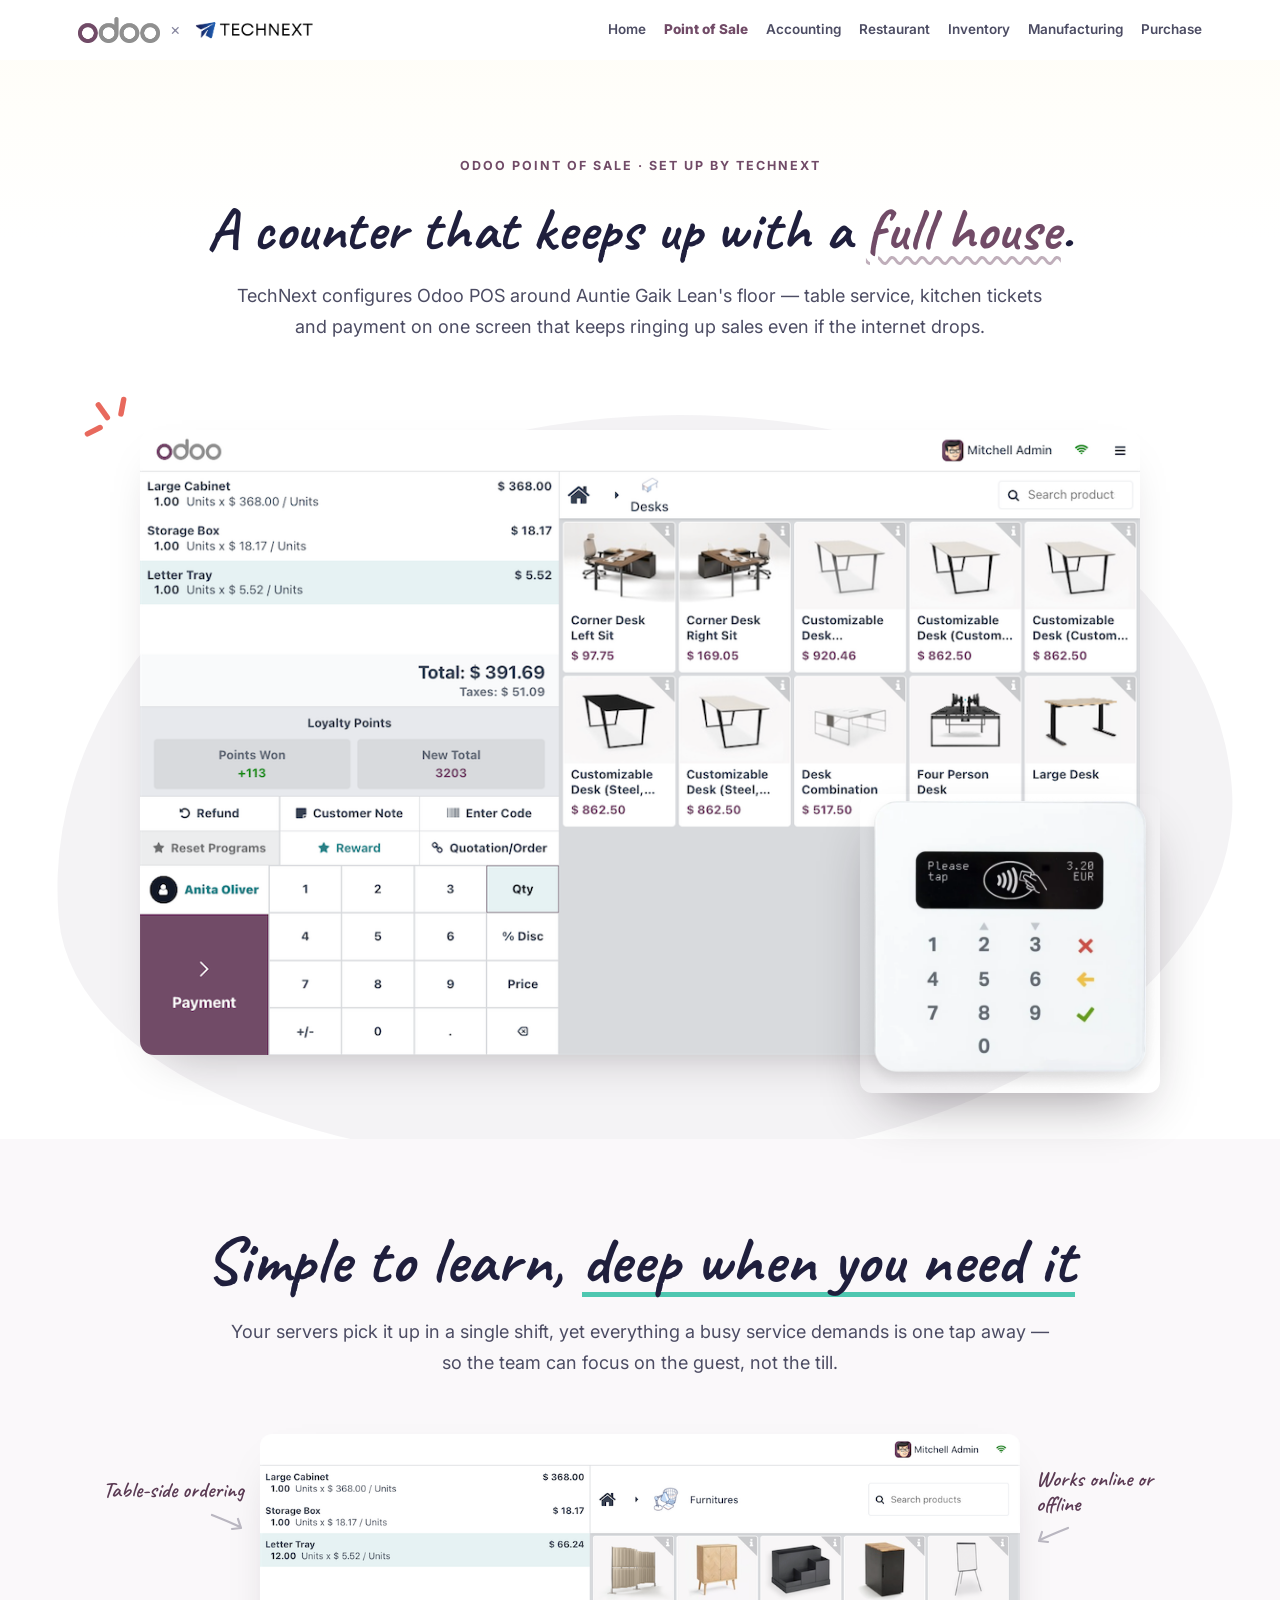
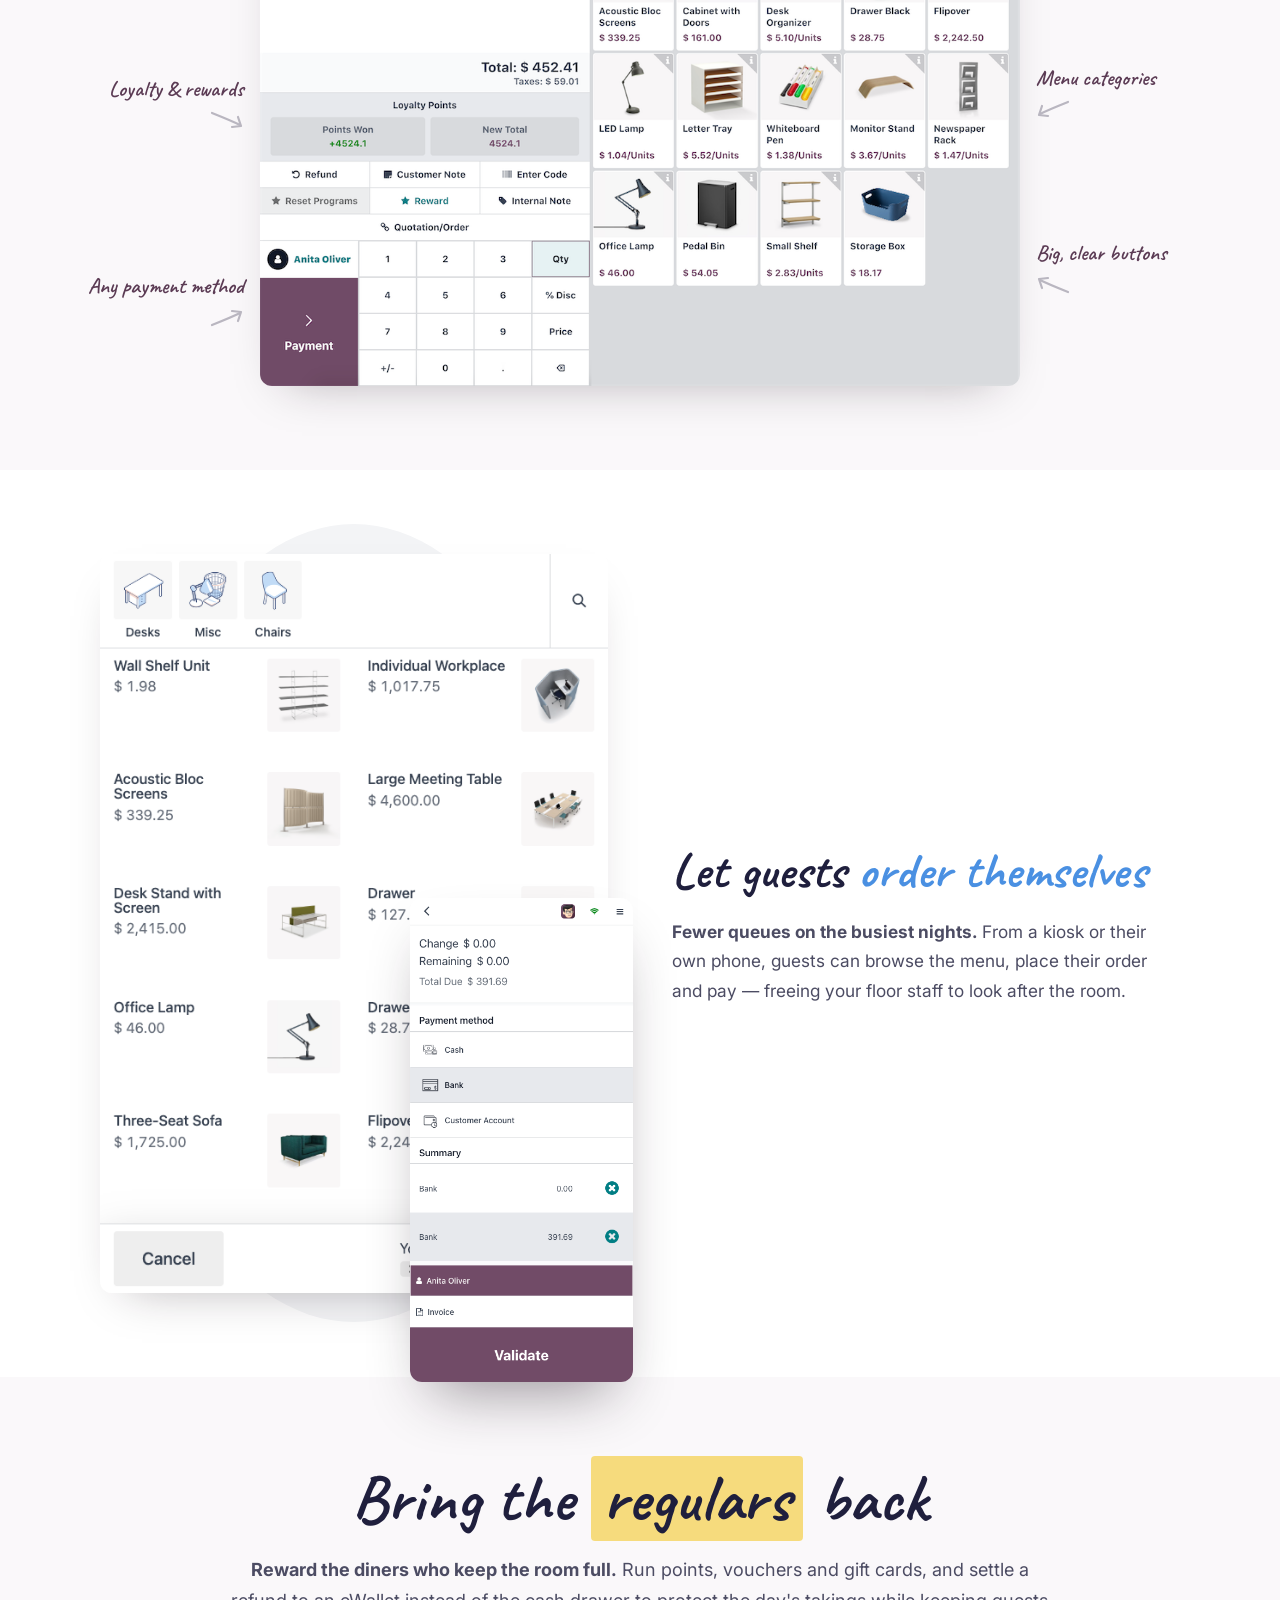
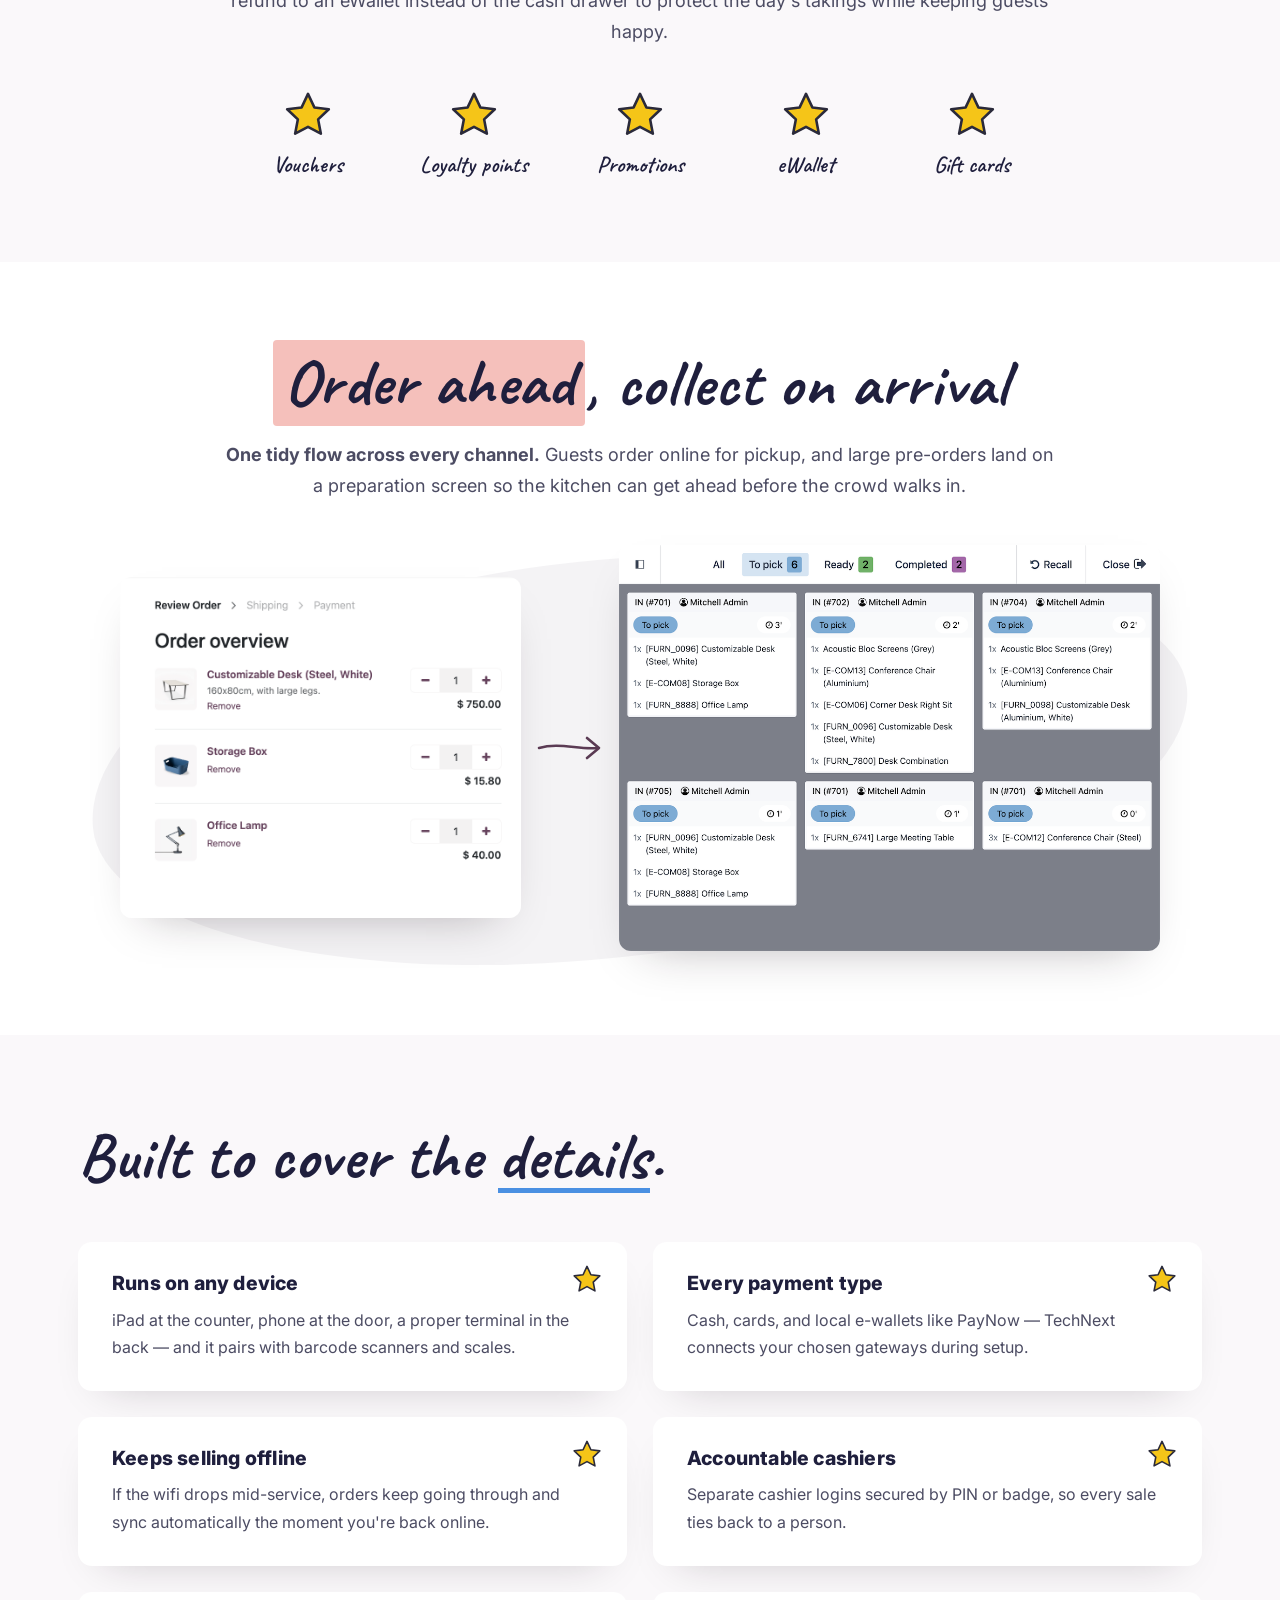
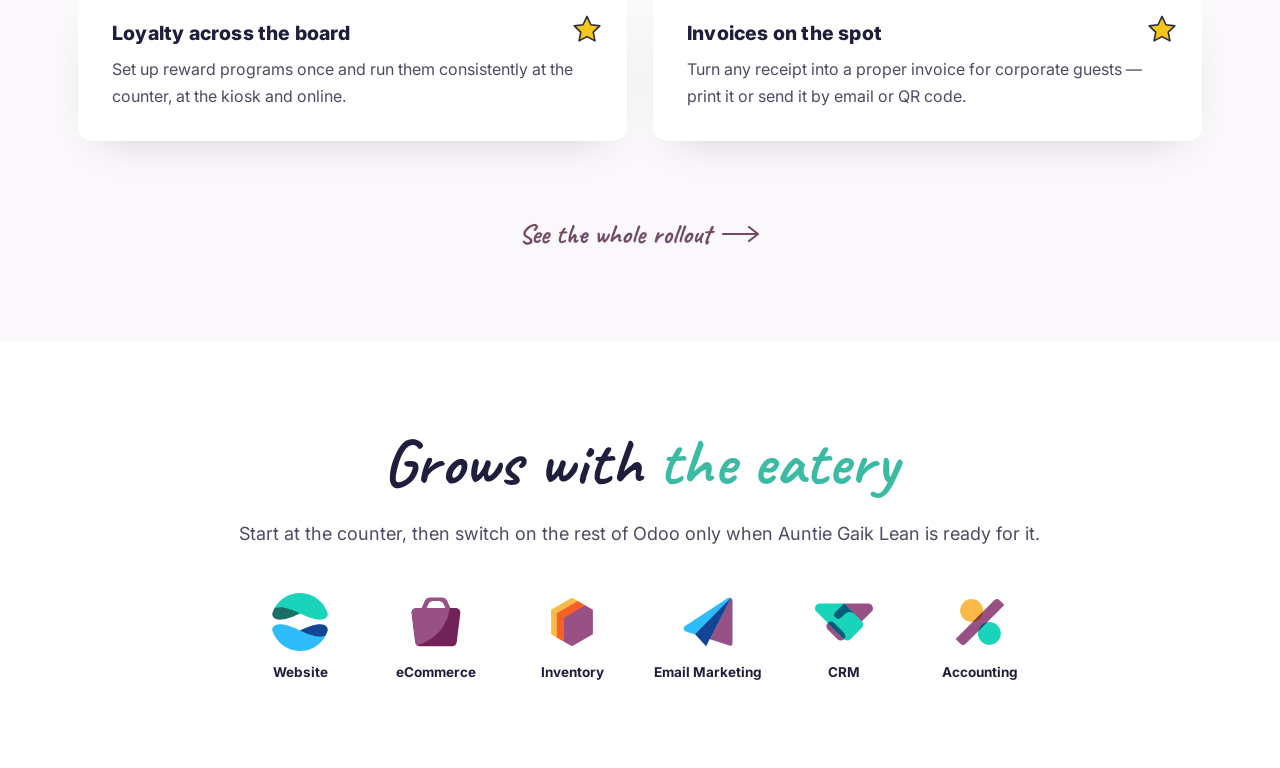
<file: pos.html>
<!DOCTYPE html>
<html lang="en">
<head>
<meta charset="UTF-8"/>
<meta name="viewport" content="width=device-width, initial-scale=1.0"/>
<title>Point of Sale — Odoo for Auntie Gaik Lean · TechNext</title>
<meta name="robots" content="noindex, nofollow"/>
<link rel="icon" href="data:image/svg+xml,<svg xmlns='http://www.w3.org/2000/svg' viewBox='0 0 32 32'><rect width='32' height='32' rx='6' fill='%23714B67'/><text x='16' y='22' font-size='18' font-family='sans-serif' fill='white' text-anchor='middle'>O</text></svg>">
<link rel="preconnect" href="https://fonts.googleapis.com"/>
<link rel="preconnect" href="https://fonts.gstatic.com" crossorigin/>
<link href="https://fonts.googleapis.com/css2?family=Inter:wght@400;500;600;700;800;900&family=Caveat:wght@400;600;700&display=swap" rel="stylesheet"/>
<link rel="stylesheet" href="odoo-replica.css?v=21"/>
</head>
<body>

<nav id="nav" class="scrolled">
  <div class="nav-inner">
    <a href="index.html" class="brand">
      <img class="brand-logo" src="img/logo/odoo_logo.png" alt="Odoo"/>
      <i>×</i>
      <img class="brand-logo brand-logo-tn" src="img/logo/technext_logo.png" alt="TechNext"/>
    </a>
    <div class="nav-links">
      <a href="index.html">Home</a>
      <a href="pos.html" class="active">Point of Sale</a>
      <a href="accounting.html">Accounting</a>
      <a href="restaurant.html">Restaurant</a>
      <a href="inventory.html">Inventory</a>
      <a href="manufacturing.html">Manufacturing</a>
      <a href="purchase.html">Purchase</a>
    </div>
  </div>
</nav>

<header class="page-hero">
  <div class="container">
    <span class="eyebrow">Odoo Point of Sale · set up by TechNext</span>
    <h1>A counter that keeps up with a <span class="ink-purple">full house</span>.</h1>
    <p class="section-sub center">TechNext configures Odoo POS around Auntie Gaik Lean's floor — table service, kitchen tickets and payment on one screen that keeps ringing up sales even if the internet drops.</p>
  </div>
</header>

<section class="xc-section" style="padding-top:0">
  <div class="container">
    <div class="hero-side">
      <svg class="pos-spark" viewBox="0 0 64 64" fill="none" stroke="#E8695D" stroke-width="6" stroke-linecap="round" aria-hidden="true"><path d="M6 44 L20 37"/><path d="M18 12 L28 26"/><path d="M46 6 L43 22"/></svg>
      <img class="xc-img" src="img/odoo-pages/pos/hero_image.webp" alt="Odoo Point of Sale order screen"/>
      <img class="side" src="img/odoo-pages/pos/payment_terminal.webp" alt="Card payment terminal"/>
    </div>
  </div>
</section>

<section class="xc-section alt">
  <div class="container center">
    <h2 class="section-h">Simple to learn, <span class="od-u-teal">deep when you need it</span></h2>
    <p class="section-sub center">Your servers pick it up in a single shift, yet everything a busy service demands is one tap away — so the team can focus on the guest, not the till.</p>
    <div class="annot-wrap">
      <div class="annot al a-l1"><span>Table-side ordering</span><svg viewBox="0 0 34 26" fill="none" stroke="currentColor" stroke-width="2.2" stroke-linecap="round" stroke-linejoin="round" aria-hidden="true"><path d="M2 6 C 12 10, 22 14, 30 18"/><path d="M22 20 L31 19 L28 10"/></svg></div>
      <div class="annot al a-l2"><span>Loyalty &amp; rewards</span><svg viewBox="0 0 34 26" fill="none" stroke="currentColor" stroke-width="2.2" stroke-linecap="round" stroke-linejoin="round" aria-hidden="true"><path d="M2 6 C 12 10, 22 14, 30 18"/><path d="M22 20 L31 19 L28 10"/></svg></div>
      <div class="annot al a-l3"><span>Any payment method</span><svg viewBox="0 0 34 26" fill="none" stroke="currentColor" stroke-width="2.2" stroke-linecap="round" stroke-linejoin="round" aria-hidden="true"><path d="M2 20 C 12 16, 22 12, 30 8"/><path d="M22 6 L31 7 L28 16"/></svg></div>
      <div class="annot ar a-r1"><span>Works online or offline</span><svg viewBox="0 0 34 26" fill="none" stroke="currentColor" stroke-width="2.2" stroke-linecap="round" stroke-linejoin="round" aria-hidden="true"><path d="M32 6 C 22 10, 12 14, 4 18"/><path d="M12 20 L3 19 L6 10"/></svg></div>
      <div class="annot ar a-r2"><span>Menu categories</span><svg viewBox="0 0 34 26" fill="none" stroke="currentColor" stroke-width="2.2" stroke-linecap="round" stroke-linejoin="round" aria-hidden="true"><path d="M32 6 C 22 10, 12 14, 4 18"/><path d="M12 20 L3 19 L6 10"/></svg></div>
      <div class="annot ar a-r3"><span>Big, clear buttons</span><svg viewBox="0 0 34 26" fill="none" stroke="currentColor" stroke-width="2.2" stroke-linecap="round" stroke-linejoin="round" aria-hidden="true"><path d="M32 20 C 22 16, 12 12, 4 8"/><path d="M12 6 L3 7 L6 16"/></svg></div>
      <img class="annot-img" src="img/odoo-pages/pos/interface.webp" alt="Odoo POS interface"/>
    </div>
  </div>
</section>

<section class="xc-section">
  <div class="container">
    <div class="od-row">
      <div class="od-media circle">
        <img class="main" src="img/odoo-pages/pos/self_service_for_the_win_kiosk.webp" alt="Self-service kiosk"/>
        <img class="over" src="img/odoo-pages/pos/self_service_for_the_win_mobile.webp" alt="Self-ordering on a phone"/>
      </div>
      <div class="od-copy">
        <h2>Let guests <span class="w-blue">order themselves</span></h2>
        <p><b>Fewer queues on the busiest nights.</b> From a kiosk or their own phone, guests can browse the menu, place their order and pay — freeing your floor staff to look after the room.</p>
      </div>
    </div>
  </div>
</section>

<section class="xc-section alt">
  <div class="container center">
    <h2 class="section-h">Bring the <span class="od-hl-yellow">regulars</span> back</h2>
    <p class="section-sub center"><b>Reward the diners who keep the room full.</b> Run points, vouchers and gift cards, and settle a refund to an eWallet instead of the cash drawer to protect the day's takings while keeping guests happy.</p>
    <div class="star-grid" style="margin-top:44px">
        <div class="star-item"><svg viewBox="0 0 40 40" aria-hidden="true"><path d="M20 3l4.9 10.4 11.1 1.4-8.2 7.8 2.1 11L20 28.3 10.1 33.6l2.1-11L4 14.8l11.1-1.4z" fill="#F5C518" stroke="#2A2A3A" stroke-width="2" stroke-linejoin="round"/></svg><span>Vouchers</span></div>
        <div class="star-item"><svg viewBox="0 0 40 40" aria-hidden="true"><path d="M20 3l4.9 10.4 11.1 1.4-8.2 7.8 2.1 11L20 28.3 10.1 33.6l2.1-11L4 14.8l11.1-1.4z" fill="#F5C518" stroke="#2A2A3A" stroke-width="2" stroke-linejoin="round"/></svg><span>Loyalty points</span></div>
        <div class="star-item"><svg viewBox="0 0 40 40" aria-hidden="true"><path d="M20 3l4.9 10.4 11.1 1.4-8.2 7.8 2.1 11L20 28.3 10.1 33.6l2.1-11L4 14.8l11.1-1.4z" fill="#F5C518" stroke="#2A2A3A" stroke-width="2" stroke-linejoin="round"/></svg><span>Promotions</span></div>
        <div class="star-item"><svg viewBox="0 0 40 40" aria-hidden="true"><path d="M20 3l4.9 10.4 11.1 1.4-8.2 7.8 2.1 11L20 28.3 10.1 33.6l2.1-11L4 14.8l11.1-1.4z" fill="#F5C518" stroke="#2A2A3A" stroke-width="2" stroke-linejoin="round"/></svg><span>eWallet</span></div>
        <div class="star-item"><svg viewBox="0 0 40 40" aria-hidden="true"><path d="M20 3l4.9 10.4 11.1 1.4-8.2 7.8 2.1 11L20 28.3 10.1 33.6l2.1-11L4 14.8l11.1-1.4z" fill="#F5C518" stroke="#2A2A3A" stroke-width="2" stroke-linejoin="round"/></svg><span>Gift cards</span></div>
      </div>
  </div>
</section>

<section class="xc-section">
  <div class="container center">
    <h2 class="section-h"><span class="od-hl-coral">Order ahead</span>, collect on arrival</h2>
    <p class="section-sub center"><b>One tidy flow across every channel.</b> Guests order online for pickup, and large pre-orders land on a preparation screen so the kitchen can get ahead before the crowd walks in.</p>
    <div class="duo-arrow">
      <img src="img/odoo-pages/pos/cross_channel_selling_1.webp" alt="Online order for pickup"/>
      <svg class="darr" viewBox="0 0 70 40" fill="none" stroke="currentColor" stroke-width="2.6" stroke-linecap="round" stroke-linejoin="round" aria-hidden="true"><path d="M4 20 C 24 14, 44 22, 62 20"/><path d="M52 10 L64 20 L52 30"/></svg>
      <img src="img/odoo-pages/pos/cross_channel_selling_2.webp" alt="Kitchen preparation display"/>
    </div>
  </div>
</section>

<section class="xc-section alt">
  <div class="container center">
    <h2 class="section-h od-h-left">Built to cover the <span class="od-u-blue">details</span>.</h2>
    <div class="od-cards">
      <div class="od-card"><svg class="star" viewBox="0 0 40 40" aria-hidden="true"><path d="M20 3l4.9 10.4 11.1 1.4-8.2 7.8 2.1 11L20 28.3 10.1 33.6l2.1-11L4 14.8l11.1-1.4z" fill="#F5C518" stroke="#2A2A3A" stroke-width="2" stroke-linejoin="round"/></svg><h3>Runs on any device</h3><p>iPad at the counter, phone at the door, a proper terminal in the back — and it pairs with barcode scanners and scales.</p></div>
      <div class="od-card"><svg class="star" viewBox="0 0 40 40" aria-hidden="true"><path d="M20 3l4.9 10.4 11.1 1.4-8.2 7.8 2.1 11L20 28.3 10.1 33.6l2.1-11L4 14.8l11.1-1.4z" fill="#F5C518" stroke="#2A2A3A" stroke-width="2" stroke-linejoin="round"/></svg><h3>Keeps selling offline</h3><p>If the wifi drops mid-service, orders keep going through and sync automatically the moment you're back online.</p></div>
      <div class="od-card"><svg class="star" viewBox="0 0 40 40" aria-hidden="true"><path d="M20 3l4.9 10.4 11.1 1.4-8.2 7.8 2.1 11L20 28.3 10.1 33.6l2.1-11L4 14.8l11.1-1.4z" fill="#F5C518" stroke="#2A2A3A" stroke-width="2" stroke-linejoin="round"/></svg><h3>Loyalty across the board</h3><p>Set up reward programs once and run them consistently at the counter, at the kiosk and online.</p></div>
      <div class="od-card"><svg class="star" viewBox="0 0 40 40" aria-hidden="true"><path d="M20 3l4.9 10.4 11.1 1.4-8.2 7.8 2.1 11L20 28.3 10.1 33.6l2.1-11L4 14.8l11.1-1.4z" fill="#F5C518" stroke="#2A2A3A" stroke-width="2" stroke-linejoin="round"/></svg><h3>Every payment type</h3><p>Cash, cards, and local e-wallets like PayNow — TechNext connects your chosen gateways during setup.</p></div>
      <div class="od-card"><svg class="star" viewBox="0 0 40 40" aria-hidden="true"><path d="M20 3l4.9 10.4 11.1 1.4-8.2 7.8 2.1 11L20 28.3 10.1 33.6l2.1-11L4 14.8l11.1-1.4z" fill="#F5C518" stroke="#2A2A3A" stroke-width="2" stroke-linejoin="round"/></svg><h3>Accountable cashiers</h3><p>Separate cashier logins secured by PIN or badge, so every sale ties back to a person.</p></div>
      <div class="od-card"><svg class="star" viewBox="0 0 40 40" aria-hidden="true"><path d="M20 3l4.9 10.4 11.1 1.4-8.2 7.8 2.1 11L20 28.3 10.1 33.6l2.1-11L4 14.8l11.1-1.4z" fill="#F5C518" stroke="#2A2A3A" stroke-width="2" stroke-linejoin="round"/></svg><h3>Invoices on the spot</h3><p>Turn any receipt into a proper invoice for corporate guests — print it or send it by email or QR code.</p></div>
    </div>
    <div class="center"><a class="see-all" href="index.html#platform">See the whole rollout <svg viewBox="0 0 40 20" fill="none" stroke="currentColor" stroke-width="2.2" stroke-linecap="round" stroke-linejoin="round"><path d="M2 10 H36"/><path d="M28 3 L37 10 L28 17"/></svg></a></div>
  </div>
</section>

<section class="xc-section">
  <div class="container center">
    <h2 class="section-h">Grows with <span class="w-teal">the eatery</span></h2>
    <p class="section-sub center">Start at the counter, then switch on the rest of Odoo only when Auntie Gaik Lean is ready for it.</p>
    <div class="apps-row">
      <div><img src="img/odoo-pages/pos/icon_website.svg" alt=""/><h5>Website</h5></div>
      <div><img src="img/odoo-pages/pos/icon_website_sale.svg" alt=""/><h5>eCommerce</h5></div>
      <div><img src="img/odoo-pages/pos/icon_stock.svg" alt=""/><h5>Inventory</h5></div>
      <div><img src="img/odoo-pages/pos/icon_mass_mailing.svg" alt=""/><h5>Email Marketing</h5></div>
      <div><img src="img/odoo-pages/pos/icon_crm.svg" alt=""/><h5>CRM</h5></div>
      <div><img src="img/odoo-pages/pos/icon_accountant.svg" alt=""/><h5>Accounting</h5></div>
    </div>
  </div>
</section>

<script src="odoo-replica.js?v=21"></script>
</body>
</html>
</file>
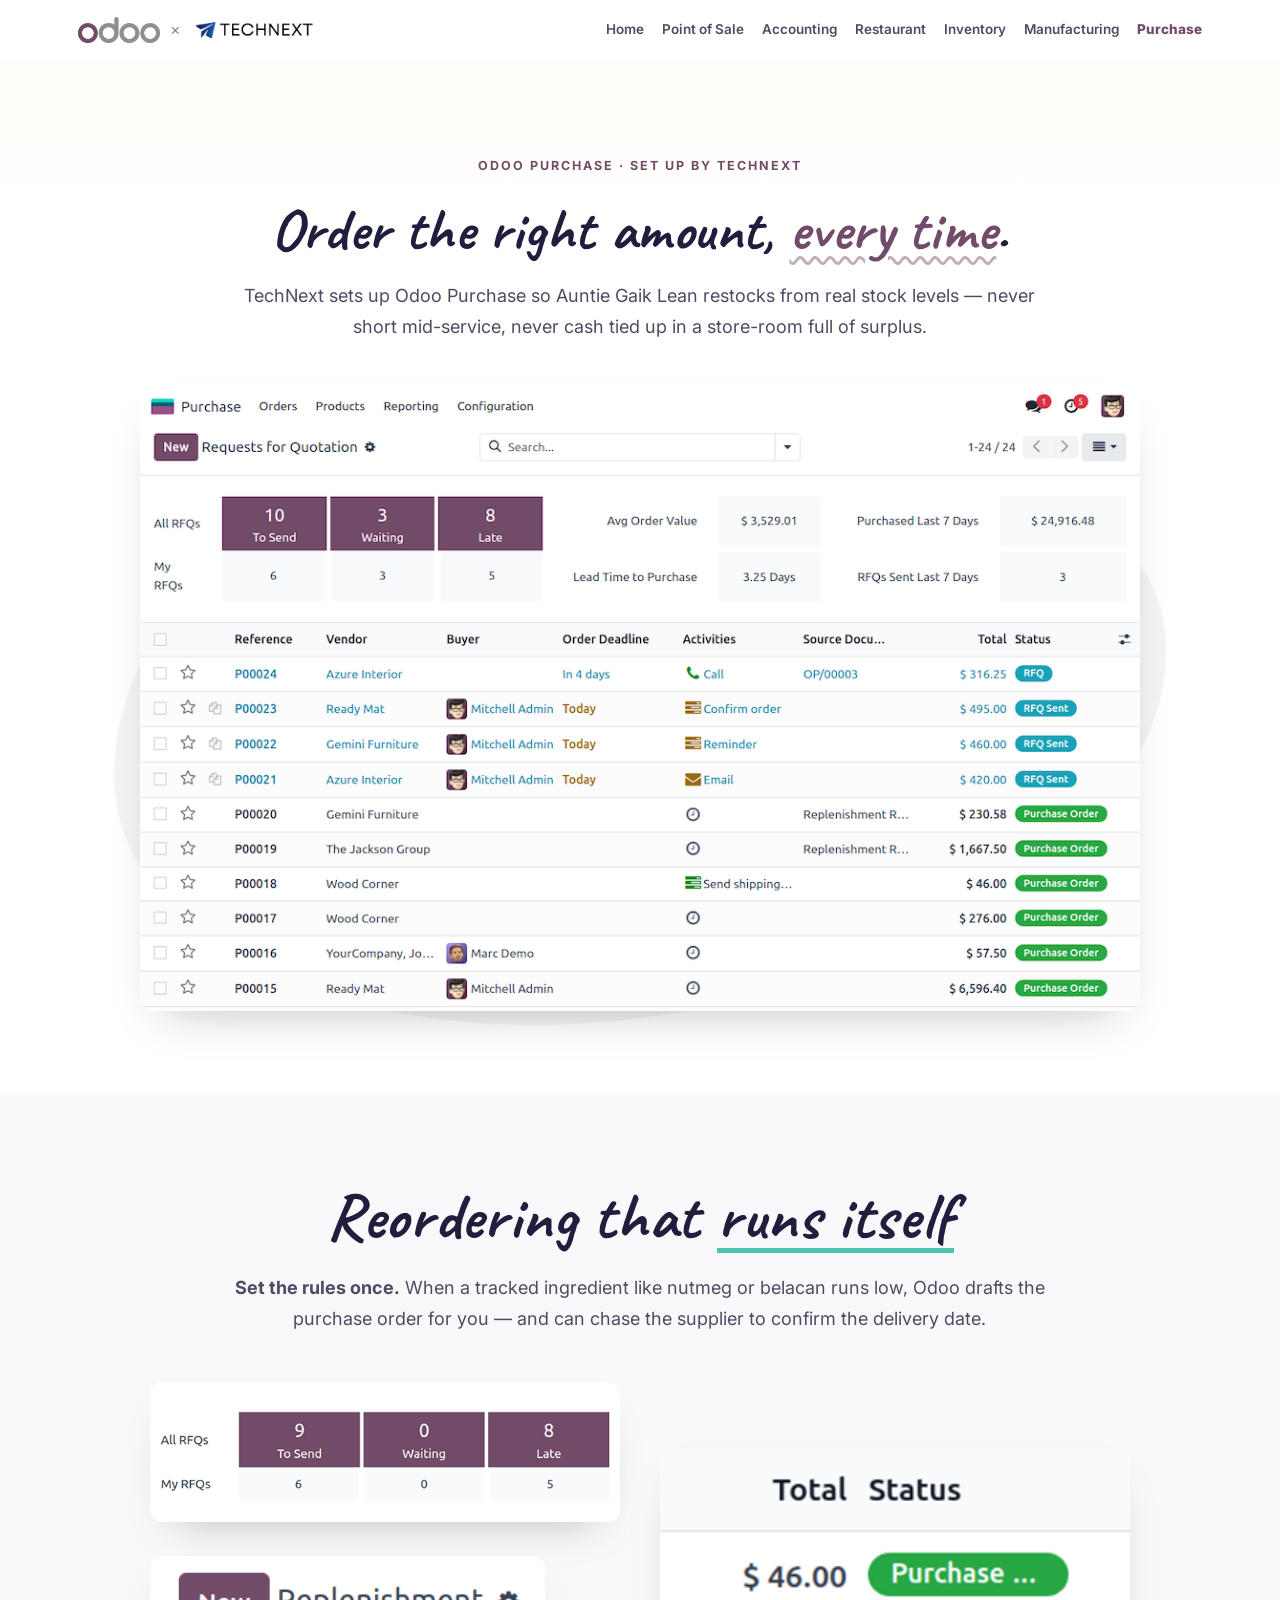
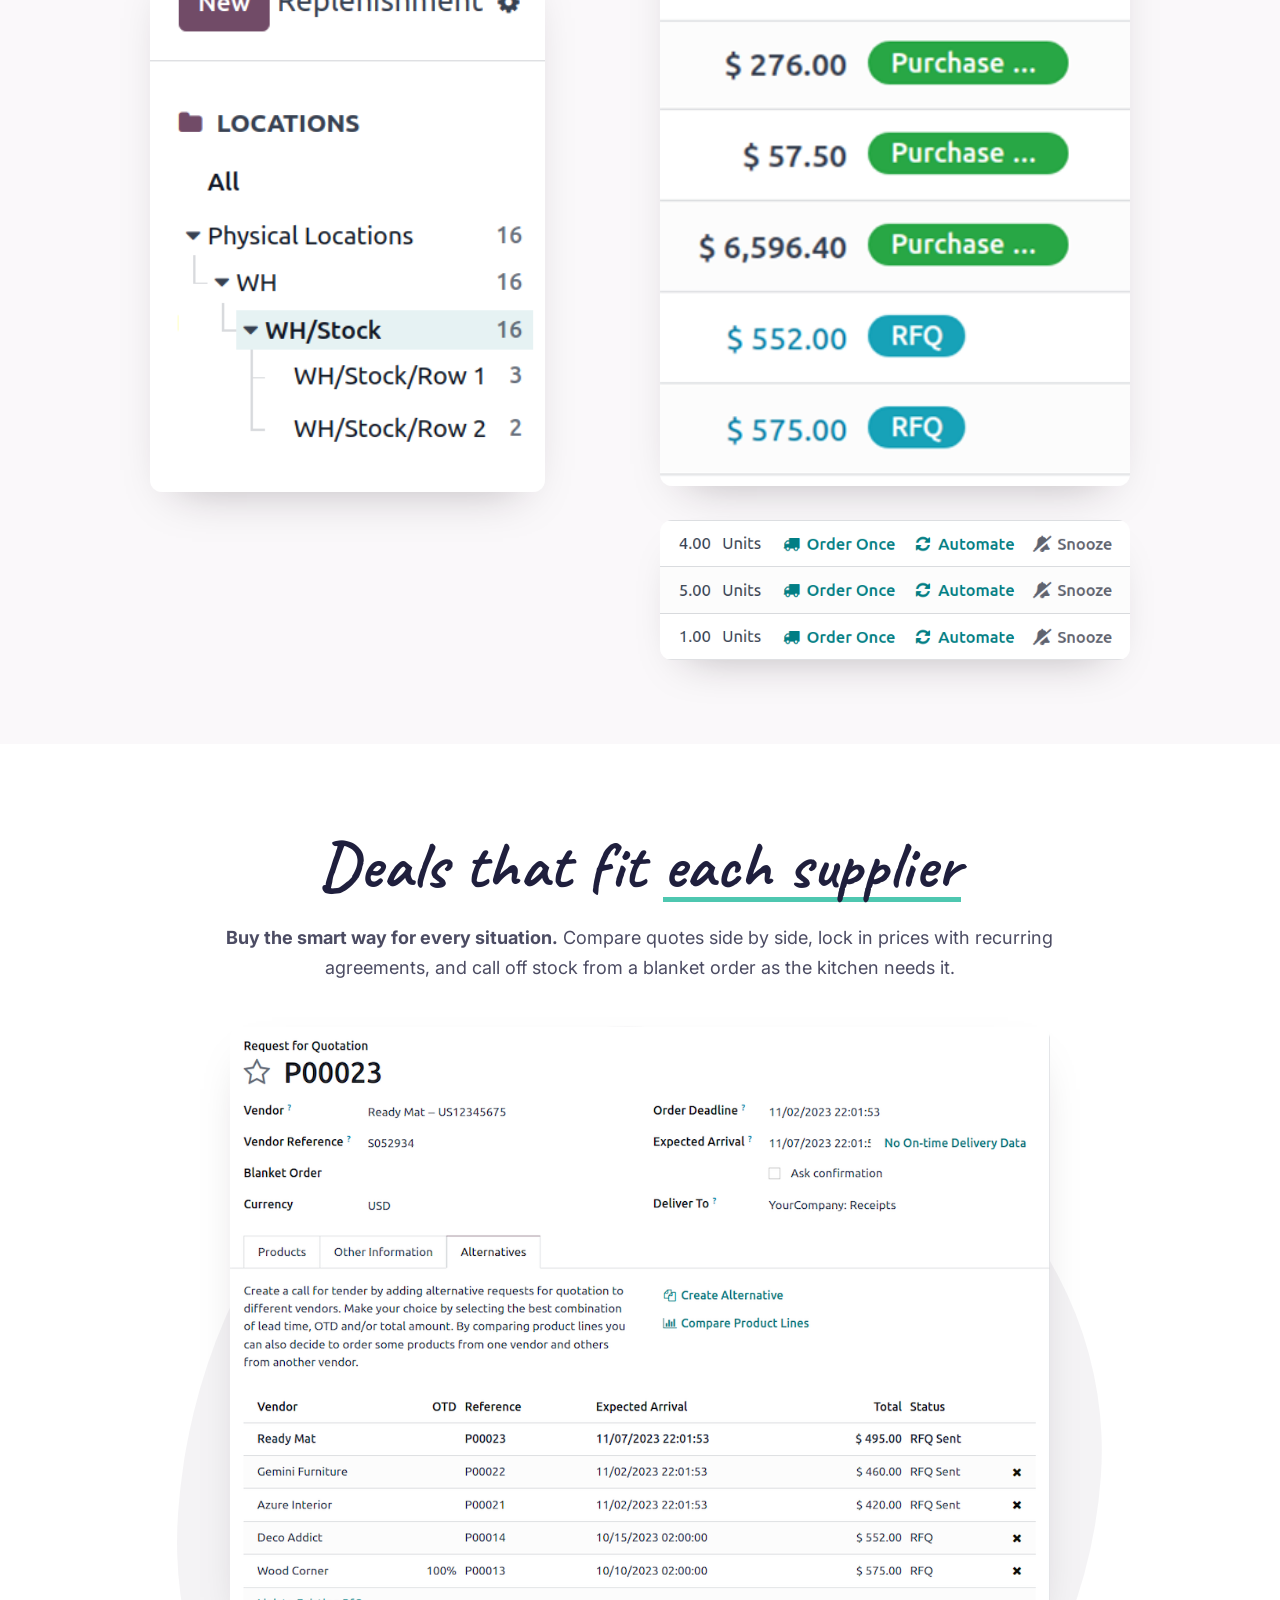
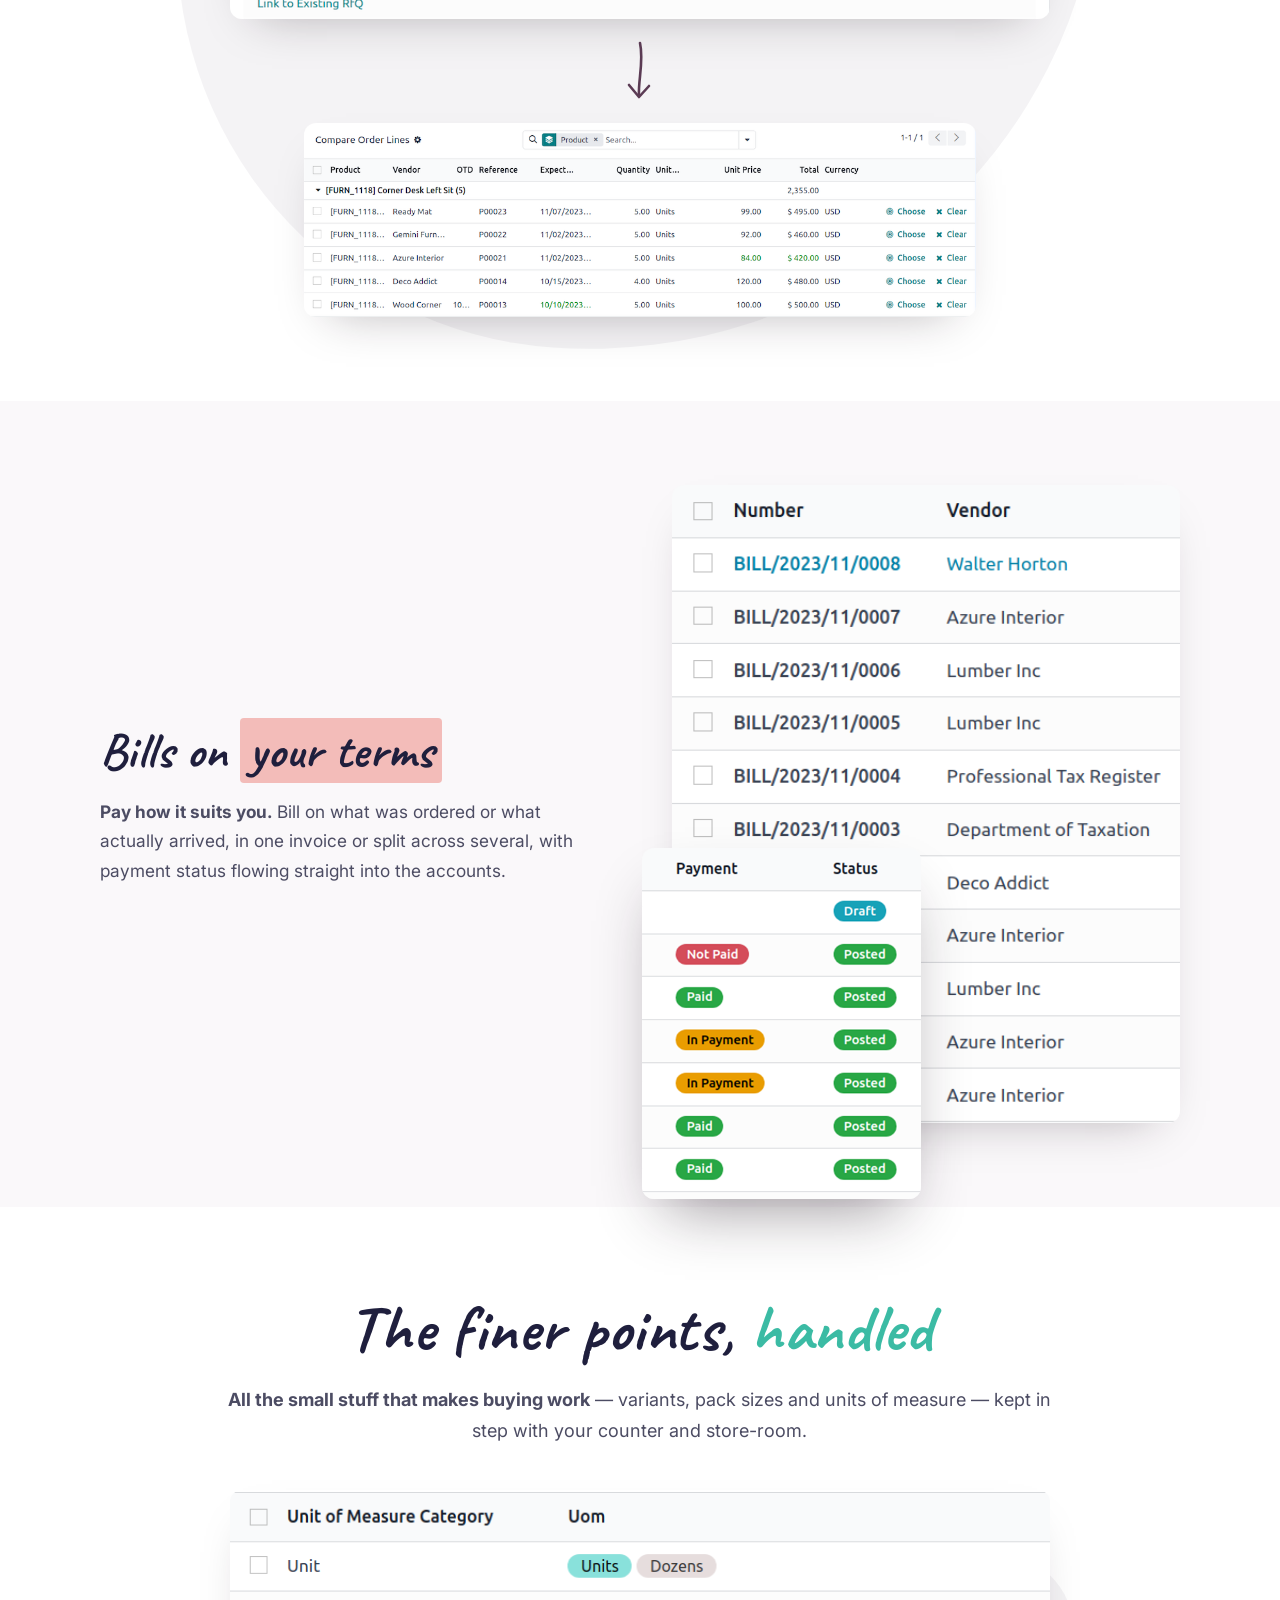
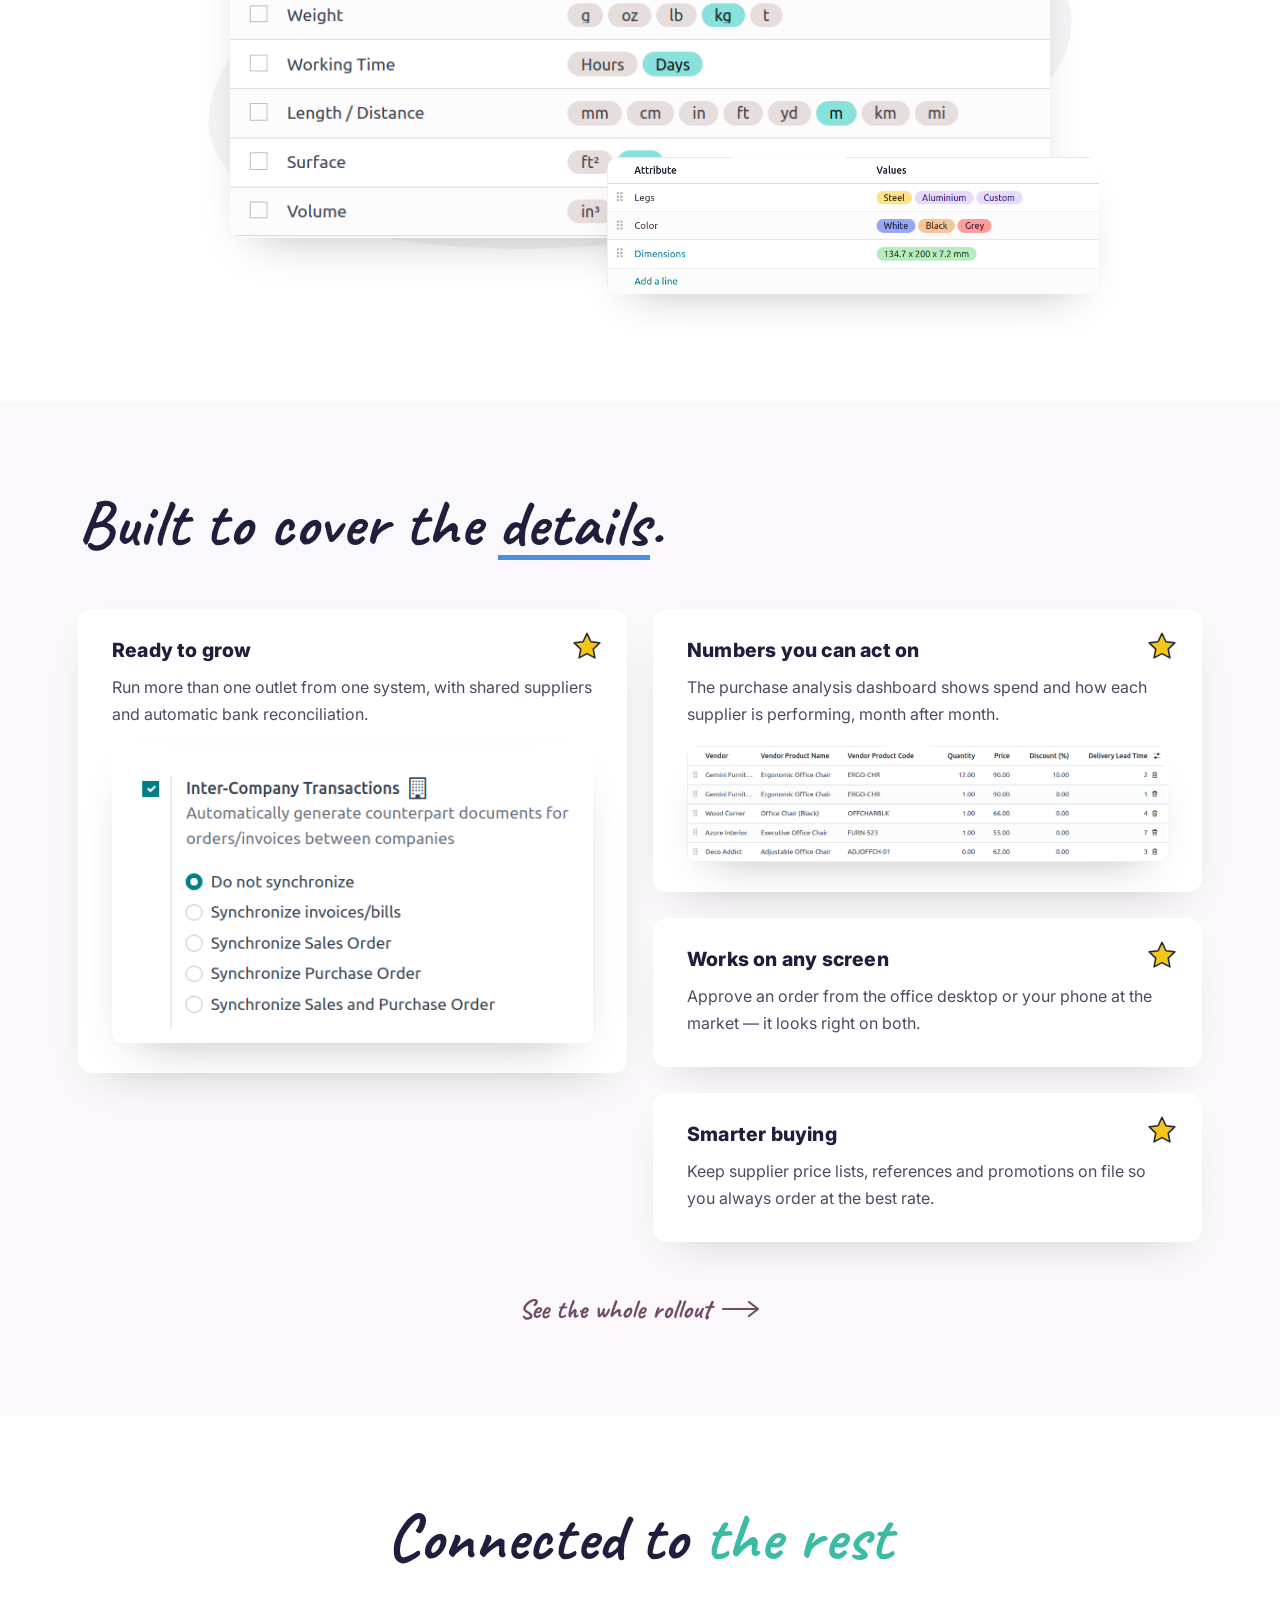
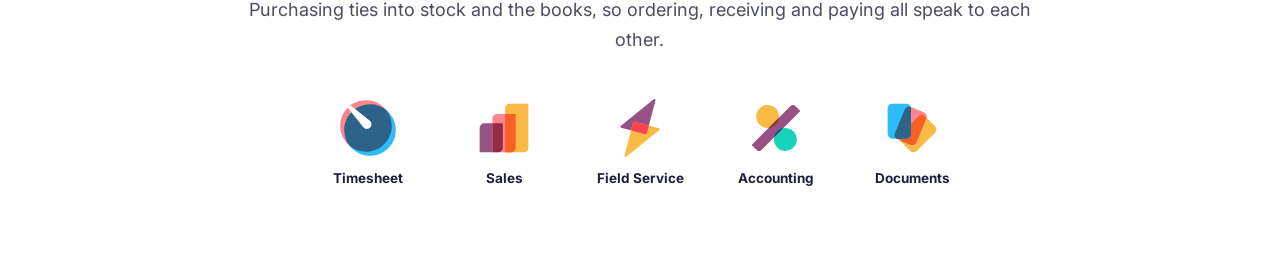
<file: purchase.html>
<!DOCTYPE html>
<html lang="en">
<head>
<meta charset="UTF-8"/>
<meta name="viewport" content="width=device-width, initial-scale=1.0"/>
<title>Purchase — Odoo for Auntie Gaik Lean · TechNext</title>
<meta name="robots" content="noindex, nofollow"/>
<link rel="icon" href="data:image/svg+xml,<svg xmlns='http://www.w3.org/2000/svg' viewBox='0 0 32 32'><rect width='32' height='32' rx='6' fill='%23714B67'/><text x='16' y='22' font-size='18' font-family='sans-serif' fill='white' text-anchor='middle'>O</text></svg>">
<link rel="preconnect" href="https://fonts.googleapis.com"/>
<link rel="preconnect" href="https://fonts.gstatic.com" crossorigin/>
<link href="https://fonts.googleapis.com/css2?family=Inter:wght@400;500;600;700;800;900&family=Caveat:wght@400;600;700&display=swap" rel="stylesheet"/>
<link rel="stylesheet" href="odoo-replica.css?v=21"/>
</head>
<body>

<nav id="nav" class="scrolled">
  <div class="nav-inner">
    <a href="index.html" class="brand">
      <img class="brand-logo" src="img/logo/odoo_logo.png" alt="Odoo"/>
      <i>×</i>
      <img class="brand-logo brand-logo-tn" src="img/logo/technext_logo.png" alt="TechNext"/>
    </a>
    <div class="nav-links">
      <a href="index.html">Home</a>
      <a href="pos.html">Point of Sale</a>
      <a href="accounting.html">Accounting</a>
      <a href="restaurant.html">Restaurant</a>
      <a href="inventory.html">Inventory</a>
      <a href="manufacturing.html">Manufacturing</a>
      <a href="purchase.html" class="active">Purchase</a>
    </div>
  </div>
</nav>

<header class="page-hero">
  <div class="container">
    <span class="eyebrow">Odoo Purchase · set up by TechNext</span>
    <h1>Order the right amount, <span class="ink-purple">every time</span>.</h1>
    <p class="section-sub center">TechNext sets up Odoo Purchase so Auntie Gaik Lean restocks from real stock levels — never short mid-service, never cash tied up in a store-room full of surplus.</p>
  </div>
</header>

<section class="xc-section" style="padding-top:0">
  <div class="container">
    <div class="xc-shot" style="margin-top:0"><img class="xc-img" src="img/odoo-pages/purchase/hero_image.webp" alt="Odoo Purchase orders"/></div>
  </div>
</section>

<section class="xc-section alt">
  <div class="container center">
    <h2 class="section-h">Reordering that <span class="od-u-teal">runs itself</span></h2>
    <p class="section-sub center"><b>Set the rules once.</b> When a tracked ingredient like nutmeg or belacan runs low, Odoo drafts the purchase order for you — and can chase the supplier to confirm the delivery date.</p>
    <div class="rfq-collage">
      <div class="rfq-col left">
        <img src="img/odoo-pages/purchase/automated_rfq_1.webp" alt="RFQ status counts"/>
        <img class="loc" src="img/odoo-pages/purchase/automated_rfq_4.webp" alt="Replenishment by location"/>
      </div>
      <div class="rfq-col right">
        <img src="img/odoo-pages/purchase/automated_rfq_2.webp" alt="Purchase order status list"/>
        <img src="img/odoo-pages/purchase/automated_rfq_3.webp" alt="Order once or automate"/>
      </div>
    </div>
  </div>
</section>

<section class="xc-section">
  <div class="container center">
    <h2 class="section-h">Deals that fit <span class="od-u-teal">each supplier</span></h2>
    <p class="section-sub center"><b>Buy the smart way for every situation.</b> Compare quotes side by side, lock in prices with recurring agreements, and call off stock from a blanket order as the kitchen needs it.</p>
    <div class="stack-shots">
      <img class="shot-1" src="img/odoo-pages/purchase/flexible_1.webp" alt="Request for quotation with alternatives"/>
      <div class="mid-arrow"><svg width="46" height="64" viewBox="0 0 46 64" fill="none" stroke="currentColor" stroke-width="2.6" stroke-linecap="round" stroke-linejoin="round" aria-hidden="true"><path d="M23 4 C 27 22, 21 42, 22 56"/><path d="M12 46 L22 58 L32 47"/></svg></div>
      <img class="shot-2" src="img/odoo-pages/purchase/flexible_2.webp" alt="Compare order lines"/>
    </div>
  </div>
</section>

<section class="xc-section alt">
  <div class="container">
    <div class="od-row">
      <div class="od-copy">
        <h2>Bills on <span class="od-hl-coral">your terms</span></h2>
        <p><b>Pay how it suits you.</b> Bill on what was ordered or what actually arrived, in one invoice or split across several, with payment status flowing straight into the accounts.</p>
      </div>
      <div class="od-media">
        <img class="main" src="img/odoo-pages/purchase/charge_vendors_1.webp" alt="Vendor bills list"/>
        <img class="over-left" src="img/odoo-pages/purchase/charge_vendors_2.webp" alt="Payment status"/>
      </div>
    </div>
  </div>
</section>

<section class="xc-section">
  <div class="container center">
    <h2 class="section-h">The finer points, <span class="w-teal">handled</span></h2>
    <p class="section-sub center"><b>All the small stuff that makes buying work</b> — variants, pack sizes and units of measure — kept in step with your counter and store-room.</p>
    <div class="xc-overlap">
      <img class="main" src="img/odoo-pages/purchase/all_the_small_things_1.webp" alt="Units of measure"/>
      <img class="over" src="img/odoo-pages/purchase/all_the_small_things_2.webp" alt="Product attributes"/>
    </div>
  </div>
</section>

<section class="xc-section alt">
  <div class="container center">
    <h2 class="section-h od-h-left">Built to cover the <span class="od-u-blue">details</span>.</h2>
    <div class="od-cards">
      <div class="od-card"><svg class="star" viewBox="0 0 40 40" aria-hidden="true"><path d="M20 3l4.9 10.4 11.1 1.4-8.2 7.8 2.1 11L20 28.3 10.1 33.6l2.1-11L4 14.8l11.1-1.4z" fill="#F5C518" stroke="#2A2A3A" stroke-width="2" stroke-linejoin="round"/></svg><h3>Ready to grow</h3><p>Run more than one outlet from one system, with shared suppliers and automatic bank reconciliation.</p><img src="img/odoo-pages/purchase/features_2.webp" alt="Multi-company"/></div>
      <div class="od-card"><svg class="star" viewBox="0 0 40 40" aria-hidden="true"><path d="M20 3l4.9 10.4 11.1 1.4-8.2 7.8 2.1 11L20 28.3 10.1 33.6l2.1-11L4 14.8l11.1-1.4z" fill="#F5C518" stroke="#2A2A3A" stroke-width="2" stroke-linejoin="round"/></svg><h3>Numbers you can act on</h3><p>The purchase analysis dashboard shows spend and how each supplier is performing, month after month.</p><img src="img/odoo-pages/purchase/features_1.webp" alt="Purchase analysis"/></div>
      <div class="od-card"><svg class="star" viewBox="0 0 40 40" aria-hidden="true"><path d="M20 3l4.9 10.4 11.1 1.4-8.2 7.8 2.1 11L20 28.3 10.1 33.6l2.1-11L4 14.8l11.1-1.4z" fill="#F5C518" stroke="#2A2A3A" stroke-width="2" stroke-linejoin="round"/></svg><h3>Works on any screen</h3><p>Approve an order from the office desktop or your phone at the market — it looks right on both.</p></div>
      <div class="od-card"><svg class="star" viewBox="0 0 40 40" aria-hidden="true"><path d="M20 3l4.9 10.4 11.1 1.4-8.2 7.8 2.1 11L20 28.3 10.1 33.6l2.1-11L4 14.8l11.1-1.4z" fill="#F5C518" stroke="#2A2A3A" stroke-width="2" stroke-linejoin="round"/></svg><h3>Smarter buying</h3><p>Keep supplier price lists, references and promotions on file so you always order at the best rate.</p></div>
    </div>
    <div class="center"><a class="see-all" href="index.html#platform">See the whole rollout <svg viewBox="0 0 40 20" fill="none" stroke="currentColor" stroke-width="2.2" stroke-linecap="round" stroke-linejoin="round"><path d="M2 10 H36"/><path d="M28 3 L37 10 L28 17"/></svg></a></div>
  </div>
</section>

<section class="xc-section">
  <div class="container center">
    <h2 class="section-h">Connected to <span class="w-teal">the rest</span></h2>
    <p class="section-sub center">Purchasing ties into stock and the books, so ordering, receiving and paying all speak to each other.</p>
    <div class="apps-row">
      <div><img src="img/odoo-pages/purchase/icon_hr_timesheet.svg" alt=""/><h5>Timesheet</h5></div>
      <div><img src="img/odoo-pages/purchase/icon_sale.svg" alt=""/><h5>Sales</h5></div>
      <div><img src="img/odoo-pages/purchase/icon_planning_field_service.svg" alt=""/><h5>Field Service</h5></div>
      <div><img src="img/odoo-pages/purchase/icon_accountant.svg" alt=""/><h5>Accounting</h5></div>
      <div><img src="img/odoo-pages/purchase/icon_documents.svg" alt=""/><h5>Documents</h5></div>
    </div>
  </div>
</section>

<script src="odoo-replica.js?v=21"></script>
</body>
</html>
</file>
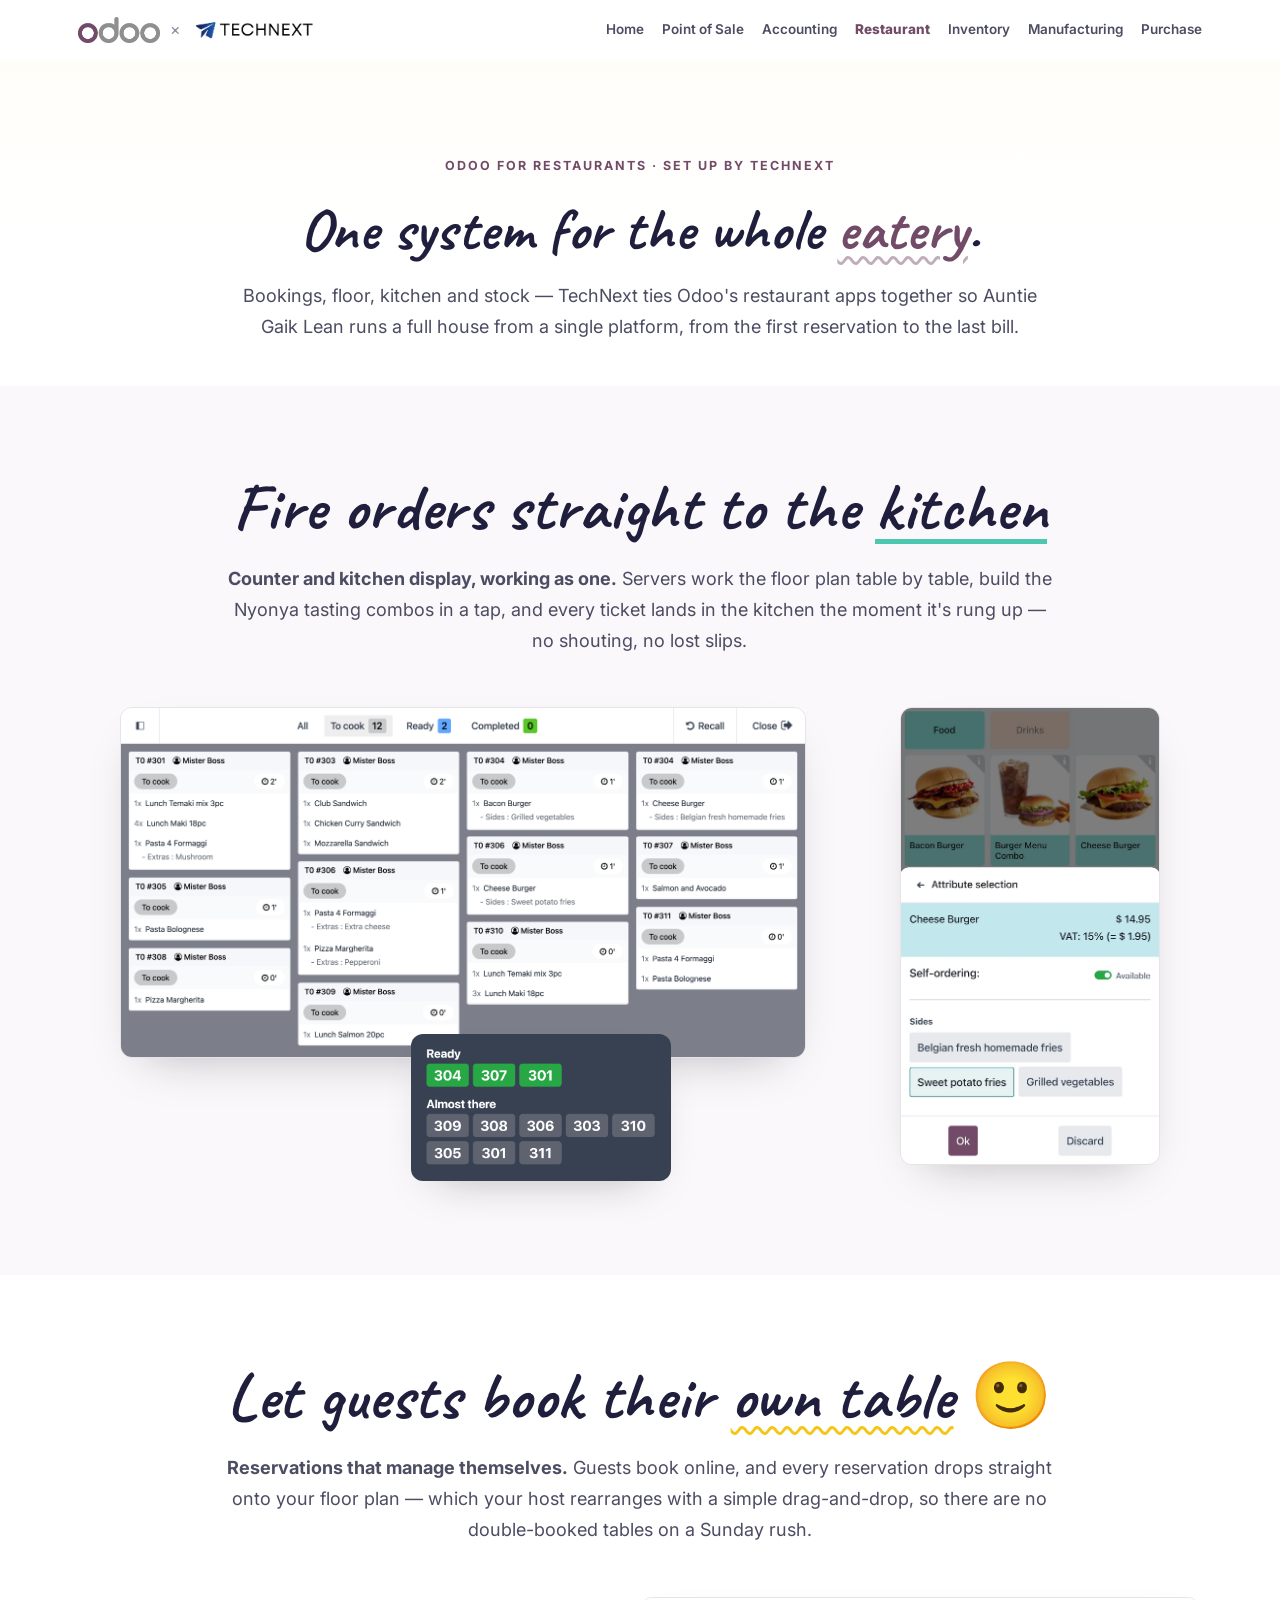
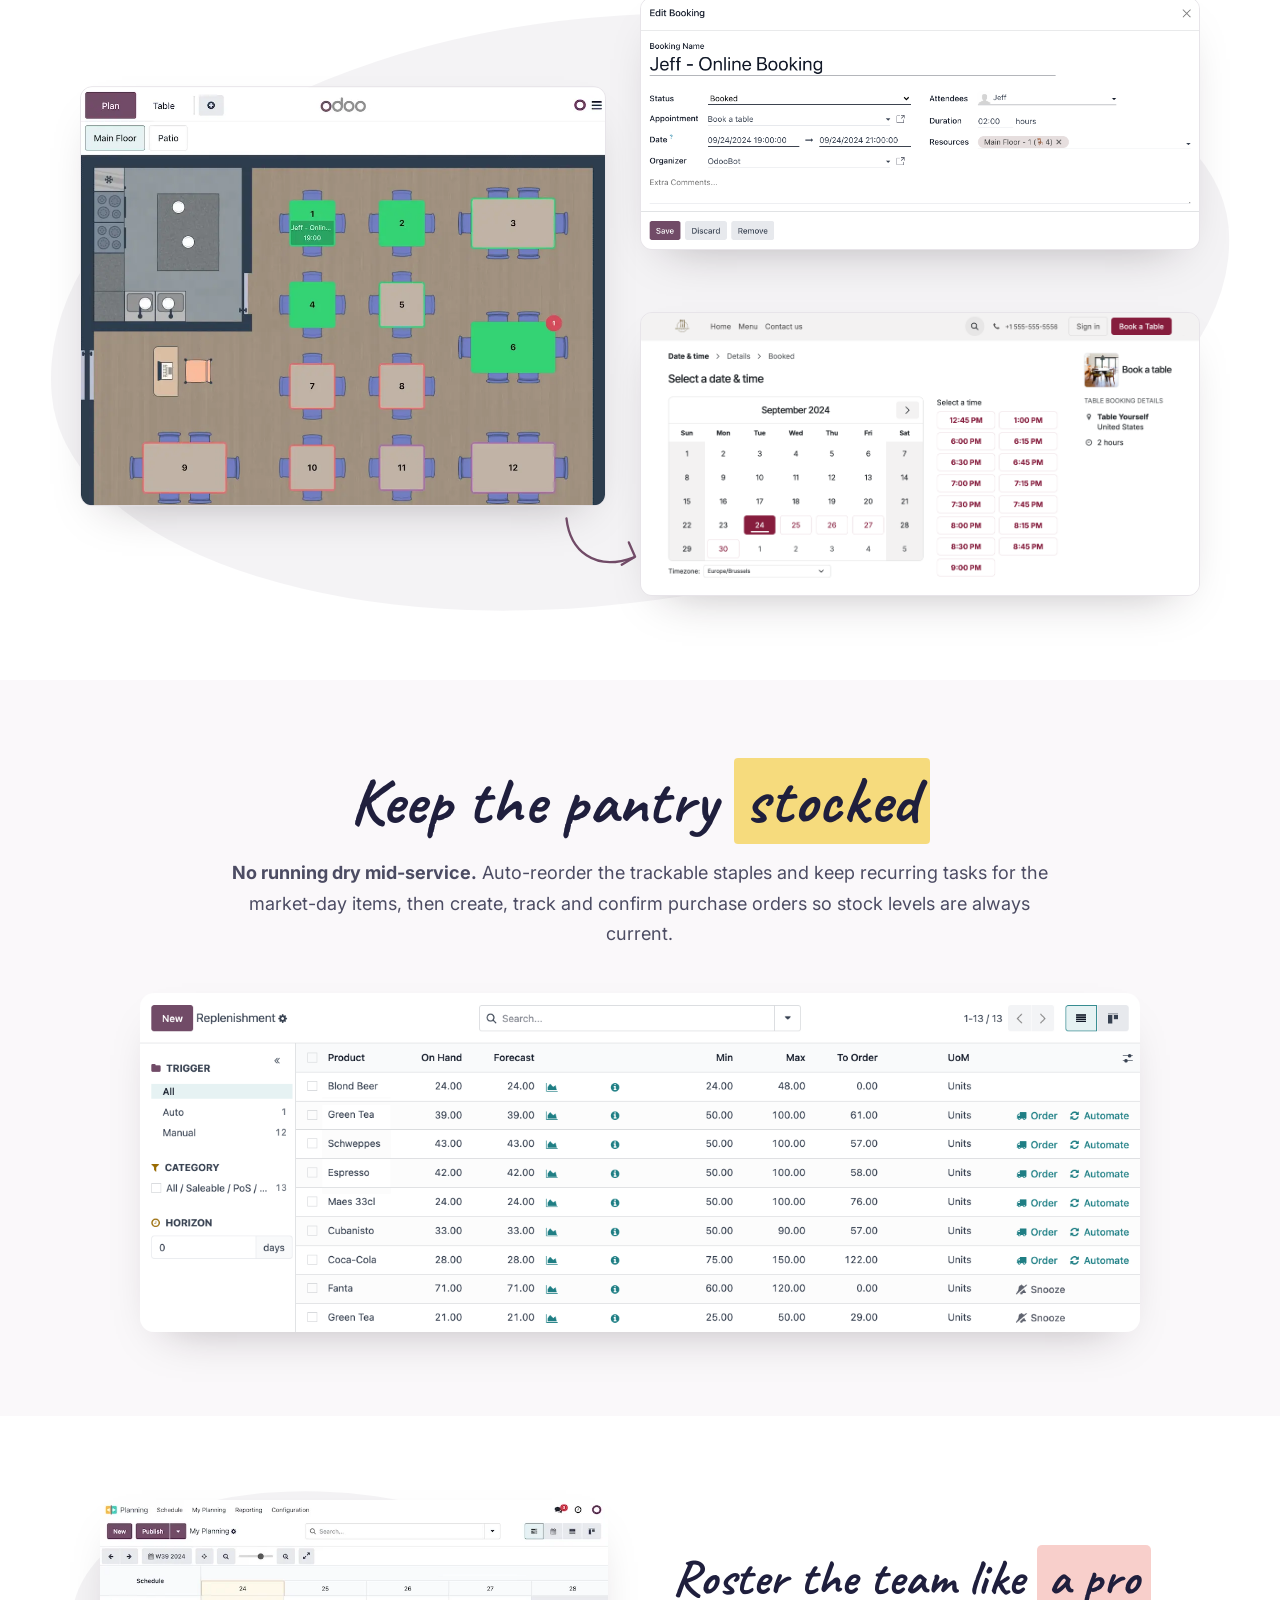
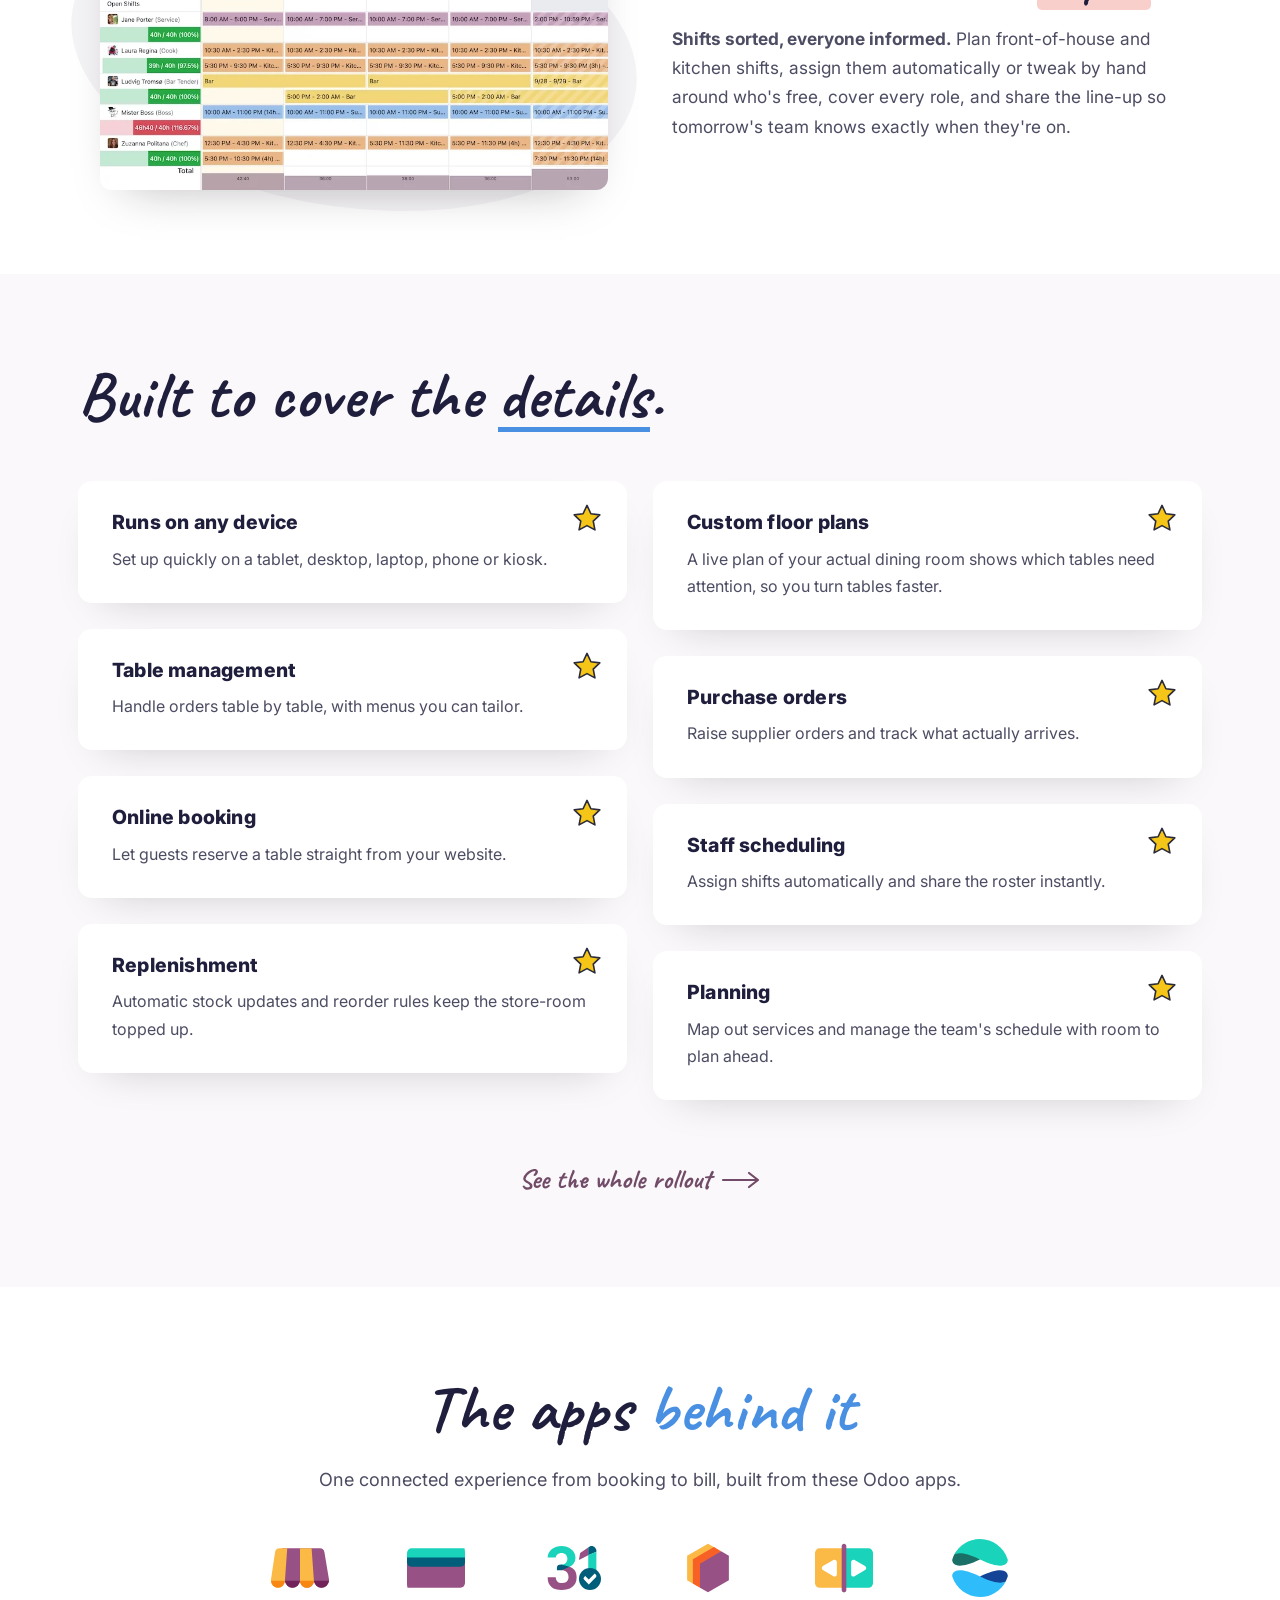
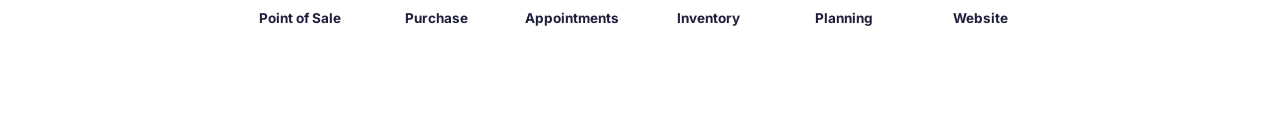
<file: restaurant.html>
<!DOCTYPE html>
<html lang="en">
<head>
<meta charset="UTF-8"/>
<meta name="viewport" content="width=device-width, initial-scale=1.0"/>
<title>Restaurant — Odoo for Auntie Gaik Lean · TechNext</title>
<meta name="robots" content="noindex, nofollow"/>
<link rel="icon" href="data:image/svg+xml,<svg xmlns='http://www.w3.org/2000/svg' viewBox='0 0 32 32'><rect width='32' height='32' rx='6' fill='%23714B67'/><text x='16' y='22' font-size='18' font-family='sans-serif' fill='white' text-anchor='middle'>O</text></svg>">
<link rel="preconnect" href="https://fonts.googleapis.com"/>
<link rel="preconnect" href="https://fonts.gstatic.com" crossorigin/>
<link href="https://fonts.googleapis.com/css2?family=Inter:wght@400;500;600;700;800;900&family=Caveat:wght@400;600;700&display=swap" rel="stylesheet"/>
<link rel="stylesheet" href="odoo-replica.css?v=21"/>
</head>
<body>

<nav id="nav" class="scrolled">
  <div class="nav-inner">
    <a href="index.html" class="brand">
      <img class="brand-logo" src="img/logo/odoo_logo.png" alt="Odoo"/>
      <i>×</i>
      <img class="brand-logo brand-logo-tn" src="img/logo/technext_logo.png" alt="TechNext"/>
    </a>
    <div class="nav-links">
      <a href="index.html">Home</a>
      <a href="pos.html">Point of Sale</a>
      <a href="accounting.html">Accounting</a>
      <a href="restaurant.html" class="active">Restaurant</a>
      <a href="inventory.html">Inventory</a>
      <a href="manufacturing.html">Manufacturing</a>
      <a href="purchase.html">Purchase</a>
    </div>
  </div>
</nav>

<header class="page-hero">
  <div class="container">
    <span class="eyebrow">Odoo for Restaurants · set up by TechNext</span>
    <h1>One system for the whole <span class="ink-purple">eatery</span>.</h1>
    <p class="section-sub center">Bookings, floor, kitchen and stock — TechNext ties Odoo's restaurant apps together so Auntie Gaik Lean runs a full house from a single platform, from the first reservation to the last bill.</p>
  </div>
</header>

<section class="xc-section alt">
  <div class="container center">
    <h2 class="section-h">Fire orders straight to the <span class="od-u-teal">kitchen</span></h2>
    <p class="section-sub center"><b>Counter and kitchen display, working as one.</b> Servers work the floor plan table by table, build the Nyonya tasting combos in a tap, and every ticket lands in the kitchen the moment it's rung up — no shouting, no lost slips.</p>
    <div class="pos-showcase">
      <img class="pos-main" src="img/odoo-pages/restaurant/take-your-orders-with-precision-3.webp" alt="Kitchen display with live tickets"/>
      <img class="pos-side" src="img/odoo-pages/restaurant/take-your-orders-with-precision-1.webp" alt="Self-ordering menu"/>
      <img class="pos-float" src="img/odoo-pages/restaurant/take-your-orders-with-precision-2.webp" alt="Order status board"/>
    </div>
  </div>
</section>

<section class="xc-section">
  <div class="container center">
    <h2 class="section-h">Let guests book their <span class="ink-yellow">own table</span> 🙂</h2>
    <p class="section-sub center"><b>Reservations that manage themselves.</b> Guests book online, and every reservation drops straight onto your floor plan — which your host rearranges with a simple drag-and-drop, so there are no double-booked tables on a Sunday rush.</p>
    <div class="tb-showcase">
      <img class="tb-plan" src="img/odoo-pages/restaurant/table-booking-made-simple.webp" alt="Floor plan with reserved tables"/>
      <img class="tb-edit" src="img/odoo-pages/restaurant/table-booking-made-simple-1.webp" alt="Edit booking"/>
      <img class="tb-cal" src="img/odoo-pages/restaurant/table-booking-made-simple-2.webp" alt="Pick a date and time"/>
      <svg class="tb-arrow" viewBox="0 0 92 72" fill="none" stroke="currentColor" stroke-width="2.6" stroke-linecap="round" stroke-linejoin="round" aria-hidden="true">
        <path d="M5 6 C 9 42, 36 66, 80 50"/>
        <path d="M67 58 L 82 49 L 75 33"/>
      </svg>
    </div>
  </div>
</section>

<section class="xc-section alt">
  <div class="container center">
    <h2 class="section-h">Keep the pantry <span class="od-hl-yellow">stocked</span></h2>
    <p class="section-sub center"><b>No running dry mid-service.</b> Auto-reorder the trackable staples and keep recurring tasks for the market-day items, then create, track and confirm purchase orders so stock levels are always current.</p>
    <div class="xc-shot"><img class="xc-img" src="img/odoo-pages/restaurant/never-ever-run-out-of-stock.webp" alt="Replenishment dashboard"/></div>
  </div>
</section>

<section class="xc-section">
  <div class="container">
    <div class="od-row">
      <div class="od-media"><img class="main" src="img/odoo-pages/restaurant/plan-your-services-like-a-pro.webp" alt="Staff planning schedule"/></div>
      <div class="od-copy">
        <h2>Roster the team like <span class="mark-coral">a pro</span></h2>
        <p><b>Shifts sorted, everyone informed.</b> Plan front-of-house and kitchen shifts, assign them automatically or tweak by hand around who's free, cover every role, and share the line-up so tomorrow's team knows exactly when they're on.</p>
      </div>
    </div>
  </div>
</section>

<section class="xc-section alt">
  <div class="container center">
    <h2 class="section-h od-h-left">Built to cover the <span class="od-u-blue">details</span>.</h2>
    <div class="od-cards">
      <div class="od-card"><svg class="star" viewBox="0 0 40 40" aria-hidden="true"><path d="M20 3l4.9 10.4 11.1 1.4-8.2 7.8 2.1 11L20 28.3 10.1 33.6l2.1-11L4 14.8l11.1-1.4z" fill="#F5C518" stroke="#2A2A3A" stroke-width="2" stroke-linejoin="round"/></svg><h3>Runs on any device</h3><p>Set up quickly on a tablet, desktop, laptop, phone or kiosk.</p></div>
      <div class="od-card"><svg class="star" viewBox="0 0 40 40" aria-hidden="true"><path d="M20 3l4.9 10.4 11.1 1.4-8.2 7.8 2.1 11L20 28.3 10.1 33.6l2.1-11L4 14.8l11.1-1.4z" fill="#F5C518" stroke="#2A2A3A" stroke-width="2" stroke-linejoin="round"/></svg><h3>Table management</h3><p>Handle orders table by table, with menus you can tailor.</p></div>
      <div class="od-card"><svg class="star" viewBox="0 0 40 40" aria-hidden="true"><path d="M20 3l4.9 10.4 11.1 1.4-8.2 7.8 2.1 11L20 28.3 10.1 33.6l2.1-11L4 14.8l11.1-1.4z" fill="#F5C518" stroke="#2A2A3A" stroke-width="2" stroke-linejoin="round"/></svg><h3>Online booking</h3><p>Let guests reserve a table straight from your website.</p></div>
      <div class="od-card"><svg class="star" viewBox="0 0 40 40" aria-hidden="true"><path d="M20 3l4.9 10.4 11.1 1.4-8.2 7.8 2.1 11L20 28.3 10.1 33.6l2.1-11L4 14.8l11.1-1.4z" fill="#F5C518" stroke="#2A2A3A" stroke-width="2" stroke-linejoin="round"/></svg><h3>Replenishment</h3><p>Automatic stock updates and reorder rules keep the store-room topped up.</p></div>
      <div class="od-card"><svg class="star" viewBox="0 0 40 40" aria-hidden="true"><path d="M20 3l4.9 10.4 11.1 1.4-8.2 7.8 2.1 11L20 28.3 10.1 33.6l2.1-11L4 14.8l11.1-1.4z" fill="#F5C518" stroke="#2A2A3A" stroke-width="2" stroke-linejoin="round"/></svg><h3>Custom floor plans</h3><p>A live plan of your actual dining room shows which tables need attention, so you turn tables faster.</p></div>
      <div class="od-card"><svg class="star" viewBox="0 0 40 40" aria-hidden="true"><path d="M20 3l4.9 10.4 11.1 1.4-8.2 7.8 2.1 11L20 28.3 10.1 33.6l2.1-11L4 14.8l11.1-1.4z" fill="#F5C518" stroke="#2A2A3A" stroke-width="2" stroke-linejoin="round"/></svg><h3>Purchase orders</h3><p>Raise supplier orders and track what actually arrives.</p></div>
      <div class="od-card"><svg class="star" viewBox="0 0 40 40" aria-hidden="true"><path d="M20 3l4.9 10.4 11.1 1.4-8.2 7.8 2.1 11L20 28.3 10.1 33.6l2.1-11L4 14.8l11.1-1.4z" fill="#F5C518" stroke="#2A2A3A" stroke-width="2" stroke-linejoin="round"/></svg><h3>Staff scheduling</h3><p>Assign shifts automatically and share the roster instantly.</p></div>
      <div class="od-card"><svg class="star" viewBox="0 0 40 40" aria-hidden="true"><path d="M20 3l4.9 10.4 11.1 1.4-8.2 7.8 2.1 11L20 28.3 10.1 33.6l2.1-11L4 14.8l11.1-1.4z" fill="#F5C518" stroke="#2A2A3A" stroke-width="2" stroke-linejoin="round"/></svg><h3>Planning</h3><p>Map out services and manage the team's schedule with room to plan ahead.</p></div>
    </div>
    <div class="center"><a class="see-all" href="index.html#platform">See the whole rollout <svg viewBox="0 0 40 20" fill="none" stroke="currentColor" stroke-width="2.2" stroke-linecap="round" stroke-linejoin="round"><path d="M2 10 H36"/><path d="M28 3 L37 10 L28 17"/></svg></a></div>
  </div>
</section>

<section class="xc-section">
  <div class="container center">
    <h2 class="section-h">The apps <span class="w-blue">behind it</span></h2>
    <p class="section-sub center">One connected experience from booking to bill, built from these Odoo apps.</p>
    <div class="apps-row">
      <div><img src="img/odoo-pages/restaurant/icon_point_of_sale.svg" alt=""/><h5>Point of Sale</h5></div>
      <div><img src="img/odoo-pages/restaurant/icon_purchase.svg" alt=""/><h5>Purchase</h5></div>
      <div><img src="img/odoo-pages/restaurant/icon_appointment.svg" alt=""/><h5>Appointments</h5></div>
      <div><img src="img/odoo-pages/restaurant/icon_stock.svg" alt=""/><h5>Inventory</h5></div>
      <div><img src="img/odoo-pages/restaurant/icon_planning.svg" alt=""/><h5>Planning</h5></div>
      <div><img src="img/odoo-pages/restaurant/icon_website.svg" alt=""/><h5>Website</h5></div>
    </div>
  </div>
</section>

<script src="odoo-replica.js?v=21"></script>
</body>
</html>
</file>
<file: odoo-replica.css>
/* ============ Odoo visual system — fresh build for Auntie Gaik Lean proposal ============ */
:root{
  --purple:#714B67;
  --purple-dark:#5B3B54;
  --purple-light:#F0EAEE;
  --teal:#017E84;
  --yellow:#F5C518;
  --coral:#E8695D;
  --ink:#1F1F3D;
  --body:#4C4C63;
  --muted:#8888A0;
  --line:#E7E4E9;
  --bg-alt:#FAF8FA;
  --radius-lg:20px;
  --radius-md:14px;
  --shadow:0 30px 70px -20px rgba(31,20,30,.18);
  --maxw:1180px;
}
*{margin:0;padding:0;box-sizing:border-box}
html{scroll-behavior:smooth}
body{font-family:'Inter',system-ui,-apple-system,sans-serif;color:var(--body);background:#fff;font-size:17px;line-height:1.7;-webkit-font-smoothing:antialiased}
img{max-width:100%;display:block}
a{color:inherit;text-decoration:none}
h1,h2,h3{color:var(--ink);font-family:'Caveat',cursive;font-weight:700;line-height:1.15;letter-spacing:.01em}
.container{max-width:var(--maxw);margin:0 auto;padding:0 28px}
section{padding:108px 0}
.center{text-align:center}
.ink-purple{color:var(--purple);text-decoration:underline wavy;text-decoration-color:rgba(113,75,103,.45);text-underline-offset:7px;text-decoration-thickness:2.5px}
.eyebrow{display:inline-block;font-size:12.5px;font-weight:700;letter-spacing:.16em;text-transform:uppercase;color:var(--purple);margin-bottom:20px}
.section-h{font-size:clamp(2.5rem,4.8vw,3.7rem);margin-bottom:18px;max-width:20em;margin-left:auto;margin-right:auto}
.section-sub{font-size:1.15rem;max-width:46em;margin:0 auto;color:var(--body)}

/* buttons */
.btn{display:inline-flex;align-items:center;gap:10px;font-weight:700;font-size:15.5px;border-radius:10px;padding:14px 28px;border:2px solid transparent;cursor:pointer;transition:all .18s}
.btn-lg{padding:17px 32px;font-size:16.5px}
.btn-primary{background:var(--purple);color:#fff}
.btn-primary:hover{background:var(--purple-dark);transform:translateY(-2px);box-shadow:0 14px 30px -8px rgba(113,75,103,.55)}
.btn-ghost{background:#fff;color:var(--ink);border-color:var(--line)}
.btn-ghost:hover{border-color:var(--purple);color:var(--purple)}
.btn-ghost-dark{background:transparent;color:#fff;border-color:rgba(255,255,255,.4)}
.btn-ghost-dark:hover{border-color:#fff}
.btn-note{font-size:13.5px;color:var(--muted);margin-top:16px}

/* ============ Nav ============ */
#nav{position:fixed;top:0;left:0;right:0;z-index:80;background:rgba(255,255,255,.94);backdrop-filter:blur(14px);border-bottom:1px solid transparent;transition:border-color .2s,box-shadow .2s}
#nav.scrolled{border-color:var(--line);box-shadow:0 10px 30px -18px rgba(31,20,30,.25)}
.nav-inner{max-width:var(--maxw);margin:0 auto;padding:16px 28px;display:flex;align-items:center;justify-content:space-between;gap:20px}
.brand{display:flex;align-items:center;gap:10px;color:var(--ink)}
.brand b{font-size:23px;font-weight:900;letter-spacing:-.03em;color:var(--purple)}
.brand-logo{height:26px;width:auto;display:block}
.brand-logo-tn{height:22px}
.brand i{font-style:normal;color:var(--muted);font-size:16px}
.brand span{font-size:12px;font-weight:600;letter-spacing:.02em;color:var(--muted);border-left:1px solid var(--line);padding-left:10px}
.nav-links{display:flex;gap:18px;align-items:center;flex-wrap:wrap;justify-content:flex-end}
.nav-links a{color:var(--body);font-size:13.5px;font-weight:600;white-space:nowrap;transition:color .18s}
.nav-links a:hover{color:var(--purple)}
.nav-links a.active{color:var(--purple);font-weight:800}
.nav-cta{padding:10px 20px;font-size:14px;white-space:nowrap;flex-shrink:0}
@media(max-width:860px){.nav-inner{flex-wrap:wrap;row-gap:8px}.brand span{display:none}.nav-links{width:100%;flex-wrap:wrap;overflow:visible;justify-content:center;gap:8px 15px}.nav-links a{font-size:13px}}
@media(max-width:420px){.nav-links{gap:7px 11px}.nav-links a{font-size:12px}}

/* ============ Hero ============ */
.hero{padding:158px 0 0;text-align:center;background:linear-gradient(180deg,#FFFDF6 0%,#fff 62%)}
.hero .prepared{font-size:13.5px;font-weight:700;letter-spacing:.04em;color:var(--muted);margin-bottom:26px;text-transform:uppercase}
.hero .prepared b{color:var(--teal)}
.hero h1{font-size:clamp(0.8rem,3.7vw,3.1rem);max-width:none;white-space:nowrap;margin:0 auto 24px}
.hero p.lede{font-size:1.28rem;max-width:40em;margin:0 auto 34px;color:var(--body)}
.price-badge{display:inline-flex;flex-direction:column;align-items:center;background:var(--purple-light);border-radius:16px;padding:14px 30px;margin-bottom:36px}
.price-amt{font-size:1.5rem;font-weight:900;color:var(--purple)}
.price-sub{font-size:12.5px;color:var(--body);font-weight:600}
.hero-ctas{display:flex;gap:16px;justify-content:center;flex-wrap:wrap}
.hero-art{max-width:760px;margin:64px auto 0;padding:0 20px}
.hero-art img{width:100%}
.hero-portrait{max-width:940px;margin:44px auto 0;padding:0 20px}
.hero-portrait img{width:100%;display:block}

/* ===== Scroll-reveal entrance animation removed on request (content always visible) ===== */
.reveal{opacity:1;translate:none}
.reveal.in-view{opacity:1;translate:none}
.section-h:hover,.pos-orders h2:hover,.plan-head:hover,.inv-head:hover,.quotation-head:hover{transform:translateY(-3px)}
/* interactive media frames */
.intro-frame img,.plan-showcase img,.inv-showcase img,.quotation-video,.pos-main,.tb-plan{transition:transform .38s cubic-bezier(.2,.7,.2,1),box-shadow .38s ease}
.intro-frame:hover img{transform:scale(1.025)}
.plan-showcase:hover img,.inv-showcase:hover img{transform:translateY(-6px) scale(1.01)}
.quotation-showcase:hover .quotation-video{transform:translateY(-5px);box-shadow:0 40px 80px -28px rgba(31,20,30,.45)}
.pos-showcase:hover .pos-main{transform:translateY(-5px)}
/* interactive feature checklist */
.check-item{transition:transform .25s ease,color .25s ease}
.check-item:hover{transform:translateX(6px);color:var(--purple)}
.check-item:hover b{color:var(--purple)}

/* ============ Testimonial strip ============ */
.proof-strip{padding:80px 0 60px}
.proof-inner{display:flex;align-items:center;gap:26px;max-width:880px;margin:0 auto;background:#fff;border:1px solid var(--line);border-radius:var(--radius-lg);padding:34px 40px;box-shadow:var(--shadow);flex-wrap:wrap}
.proof-avatar{width:58px;height:58px;border-radius:50%;flex:none;object-fit:cover}
.proof-quote{font-size:1.08rem;font-style:italic;color:var(--ink);flex:1;min-width:260px}
.proof-who{display:flex;flex-direction:column;font-size:13.5px;flex:none}
.proof-who b{color:var(--ink);font-size:14.5px}
.proof-who span{color:var(--muted)}
.proof-logo{height:26px;width:auto;flex:none;opacity:.85}
.proof-note{margin-top:26px;font-size:14px;color:var(--muted);font-weight:600}

/* ============ Imagine / apps grid ============ */
.imagine{background:var(--bg-alt)}
/* ── apps universe (competitor annotations wrapper) ── */
.apps-universe{position:relative;margin-top:56px;padding:72px 15% 64px;background:var(--purple-light);border-radius:24px;overflow:visible}
.apps-grid{display:grid;grid-template-columns:repeat(6,1fr);gap:16px}

/* annotation base */
.ann{position:absolute;display:flex;flex-direction:column;align-items:flex-start;pointer-events:none;z-index:2;color:var(--purple-dark)}
.ann-label{font-family:'Caveat',cursive;font-size:22px;font-weight:600;color:var(--purple-dark);line-height:1.2;white-space:nowrap}
.ann-arr{display:block;flex:none}

/* annotation positions */
.ann-pos{top:14px;left:7%}
.ann-chope{top:6px;left:28%;align-items:center}
.ann-deputy{top:14px;left:64%;align-items:flex-start}
.ann-side{top:50%;left:6px;transform:translateY(-50%);align-items:flex-end;text-align:right;white-space:normal;max-width:110px}
.ann-xero{bottom:10px;left:7%;flex-direction:row;align-items:flex-end;gap:6px}

@media(max-width:960px){.ann{display:none}.apps-universe{padding:52px 20px 44px}}
@media(max-width:900px){.apps-grid{grid-template-columns:repeat(4,1fr)}}
@media(max-width:560px){.apps-grid{grid-template-columns:repeat(3,1fr)}}
.app-tile{display:flex;flex-direction:column;align-items:center;gap:12px;padding:26px 10px 22px;border-radius:var(--radius-md);background:#fff;border:1px solid var(--line);transition:all .18s}
.app-tile:hover{box-shadow:0 16px 34px -14px rgba(31,20,30,.2);transform:translateY(-4px);border-color:transparent}
.app-tile img{width:52px;height:52px;border-radius:12px}
.app-tile span{font-size:13.5px;font-weight:700;color:var(--ink);text-align:center}

/* ── hero mega apps universe (full 24-app Odoo grid + competitor annotations) ── */
.platform-apps{background:#f3f4f6}

/* Intro stacked figures (industry section) */
.intro-figures{display:flex;flex-direction:column;align-items:center;gap:18px;max-width:820px;margin:0 auto}
.intro-frame{width:100%;background:transparent;border:none;border-radius:0;padding:0;box-shadow:none}
.intro-frame img{width:100%;display:block}

/* Quotations that convert (Sales) centered showcase */
.quotation-feature{padding:64px 28px 32px}
.quotation-head{font-size:clamp(2.5rem,5.2vw,3.9rem);margin-bottom:16px}
.coral-text{color:var(--coral)}
.quotation-feature .section-sub{margin-bottom:0}
.quotation-showcase{max-width:960px;margin:52px auto 0}
.quotation-video{display:block;width:100%;aspect-ratio:16/9;border-radius:16px;border:1px solid var(--line);box-shadow:0 30px 64px -26px rgba(31,20,30,.34);background:#0f0f1a}
.mega-universe{position:relative;max-width:1160px;margin:52px auto 0;padding:66px 14% 74px;background:transparent;overflow:visible}
.mega-grid{display:grid;grid-template-columns:repeat(6,1fr);gap:16px}
.sap-brace{width:100%;height:22px;color:var(--purple-dark)}
.m-quickbooks{top:2px;left:18%}
.m-notion{top:0;left:30.5%}
.m-docusign{top:2px;left:43%}
.m-salesforce{top:0;left:55%}
.m-powerapps{top:2px;left:66%}
.m-chargebee{top:24px;right:1%;flex-direction:row;align-items:flex-start;gap:4px}
.m-seamless{top:36%;left:0;flex-direction:row;align-items:center;text-align:right;gap:4px}
.m-servicecloud{top:60%;left:0;flex-direction:row;align-items:center;text-align:right;gap:4px}
.m-harvest{top:38.5%;right:0;flex-direction:row;align-items:center;gap:4px}
.m-hubspot{top:59.5%;right:0;flex-direction:row;align-items:center;gap:4px}
.m-tableau{top:80%;right:0;flex-direction:row;align-items:center;gap:4px}
.m-slack{top:23%;left:43%}
.m-lightspeed{top:46%;left:28%;align-items:center}
.m-asana{top:46%;left:66%;align-items:center}
.m-zendesk{top:68%;left:39.5%;align-items:center}
.m-shopify{top:68%;left:53.5%;align-items:center}
.m-bamboohr{top:87%;left:64%;align-items:center}
.m-sap{bottom:2px;left:14%;flex-direction:column;align-items:center;width:48%}
@media(max-width:960px){.mega-universe{padding:44px 18px 40px}}
@media(max-width:900px){.mega-grid{grid-template-columns:repeat(4,1fr)}}
@media(max-width:560px){.mega-grid{grid-template-columns:repeat(3,1fr)}}
.apps-note{text-align:center;margin-top:38px;font-size:14.5px;color:var(--muted)}

/* ============ Feature rows ============ */
.feature{display:grid;grid-template-columns:.95fr 1.05fr;gap:72px;align-items:center;padding:64px 0}
.feature.flip{direction:rtl}
.feature.flip .f-copy,.feature.flip .f-media{direction:ltr}
@media(max-width:960px){.feature{grid-template-columns:1fr;gap:40px;direction:ltr!important}}
.f-copy .kicker{font-size:12px;font-weight:700;letter-spacing:.14em;text-transform:uppercase;color:var(--teal);margin-bottom:16px;display:block}
.f-copy h2{font-size:clamp(2.1rem,3.8vw,2.9rem);margin-bottom:18px}
.f-copy p{font-size:1.05rem}
.f-media .shot{border-radius:var(--radius-lg);overflow:hidden;border:1px solid var(--line);box-shadow:var(--shadow);background:#fff}
.f-media .shot img{width:100%}
.feature-list-wrap{padding-top:40px}

/* Take-your-orders centered showcase (replica of odoo.com fine-dining) */
.pos-orders{padding:64px 28px 32px}
.pos-orders h2{font-size:clamp(2.5rem,5.2vw,3.9rem);margin-bottom:16px}
.pos-orders .section-sub{margin-bottom:0}
.pos-showcase{position:relative;width:100%;max-width:1040px;margin:52px auto 0;aspect-ratio:2.15/1}
.pos-showcase img{position:absolute;border-radius:12px;background:#fff}
.pos-main{left:0;top:0;width:66%;z-index:1;border:1px solid var(--line);box-shadow:0 26px 60px -26px rgba(31,20,30,.34)}
.pos-side{right:0;top:0;width:25%;z-index:2;border:1px solid var(--line);box-shadow:0 26px 58px -22px rgba(31,20,30,.42)}
.pos-float{left:28%;bottom:2%;width:25%;z-index:3;box-shadow:0 30px 60px -16px rgba(31,20,30,.5)}
@media(max-width:800px){
  .pos-showcase{position:static;aspect-ratio:auto;max-width:440px;display:flex;flex-direction:column;align-items:center;gap:18px}
  .pos-showcase img{position:static;width:100%}
}

/* Table-booking centered showcase (replica of odoo.com fine-dining) */
.tb-feature{padding:64px 28px 32px}
.tb-feature h2{font-size:clamp(2.5rem,5.2vw,3.9rem);margin-bottom:16px}
.tb-feature .section-sub{margin-bottom:0}
.ink-yellow{color:var(--ink);text-decoration:underline wavy;text-decoration-color:var(--yellow);text-underline-offset:8px;text-decoration-thickness:3px}
.tb-showcase{position:relative;width:100%;max-width:1120px;margin:52px auto 0;aspect-ratio:1.87}
.tb-showcase img{position:absolute;border-radius:12px;border:1px solid var(--line);background:#fff}
.tb-plan{left:0;top:50%;transform:translateY(-50%);width:47%;z-index:1;box-shadow:0 26px 58px -26px rgba(31,20,30,.36)}
.tb-edit{right:0;top:0;width:50%;z-index:2;box-shadow:0 22px 50px -24px rgba(31,20,30,.34)}
.tb-cal{right:0;bottom:0;width:50%;z-index:2;box-shadow:0 22px 50px -24px rgba(31,20,30,.34)}
.tb-arrow{position:absolute;left:43%;bottom:3%;width:82px;height:auto;color:var(--purple);z-index:3}
@media(max-width:800px){
  .tb-showcase{position:static;aspect-ratio:auto;max-width:460px;display:flex;flex-direction:column;align-items:center;gap:18px}
  .tb-showcase img{position:static;width:100%;transform:none}
  .tb-arrow{display:none}
}

/* Planning centered showcase (replica of odoo.com fine-dining) */
.plan-feature{padding:64px 28px 32px}
.plan-head{display:flex;align-items:center;justify-content:center;gap:22px;flex-wrap:wrap;font-size:clamp(2.5rem,5.2vw,3.9rem);margin-bottom:16px}
.plan-ic{width:52px;height:52px;flex:none;color:var(--coral)}
.plan-ic.flip{transform:scaleX(-1)}
.mark-coral{background:rgba(232,105,93,.32);box-decoration-break:clone;-webkit-box-decoration-break:clone;padding:.02em .22em;border-radius:5px;color:var(--ink)}
.plan-feature .section-sub{margin-bottom:0}
.plan-showcase{position:relative;max-width:900px;margin:52px auto 0}
.plan-showcase::before{content:"";position:absolute;left:50%;top:50%;transform:translate(-50%,-50%);width:82%;aspect-ratio:1;background:rgba(31,31,61,.045);border-radius:50%;z-index:0}
.plan-showcase img{position:relative;z-index:1;width:100%;border-radius:14px;border:1px solid var(--line);box-shadow:0 30px 64px -26px rgba(31,20,30,.34)}
@media(max-width:800px){.plan-head{gap:12px}.plan-ic{width:38px;height:38px}}

/* Inventory centered showcase (replica of odoo.com fine-dining) */
.inv-feature{padding:64px 28px 32px}
.inv-head{display:flex;align-items:center;justify-content:center;gap:26px;flex-wrap:wrap;font-size:clamp(2.5rem,5.2vw,3.9rem);margin-bottom:16px}
.inv-ic{width:58px;height:56px;flex:none}
.inv-ic.flip{transform:scaleX(-1)}
.mark-yellow{background:rgba(245,197,24,.5);box-decoration-break:clone;-webkit-box-decoration-break:clone;padding:.02em .22em;border-radius:5px;color:var(--ink)}
.inv-feature .section-sub{margin-bottom:0}
.inv-showcase{position:relative;max-width:1040px;margin:52px auto 0}
.inv-showcase::before{content:"";position:absolute;left:50%;top:50%;transform:translate(-50%,-50%);width:44%;aspect-ratio:1;background:rgba(31,31,61,.045);border-radius:50%;z-index:0}
.inv-spark{position:absolute;top:-24px;left:-8px;width:60px;height:60px;color:#2E7FF1;z-index:2}
.inv-showcase img{position:relative;z-index:1;width:100%;border-radius:14px;border:1px solid var(--line);box-shadow:0 30px 64px -26px rgba(31,20,30,.34)}
@media(max-width:800px){.inv-head{gap:14px}.inv-ic{width:42px;height:42px}.inv-spark{display:none}}

/* mini carousel */
.carousel{position:relative}
.carousel .slide{display:none}
.carousel .slide.active{display:block}
.car-nav{display:flex;align-items:center;justify-content:center;gap:18px;margin-top:20px}
.car-btn{width:40px;height:40px;border-radius:50%;border:1px solid var(--line);background:#fff;color:var(--ink);cursor:pointer;font-size:17px;display:flex;align-items:center;justify-content:center;transition:all .15s}
.car-btn:hover{border-color:var(--purple);color:var(--purple);background:var(--purple-light)}
.car-dots{display:flex;gap:9px}
.car-dots i{width:8px;height:8px;border-radius:50%;background:var(--line);display:block;transition:background .15s}
.car-dots i.on{background:var(--purple)}

/* speech bubble */
.bubble{display:flex;align-items:flex-start;gap:14px;margin-top:32px}
.bubble .avatar{flex:none;width:46px;height:46px;border-radius:50%;background:var(--purple);color:#fff;font-weight:800;font-size:12.5px;display:flex;align-items:center;justify-content:center}
.bubble .avatar.teal{background:var(--teal)}
.bubble .say{position:relative;background:#fff;border:1px solid var(--line);border-radius:var(--radius-md);padding:15px 19px;font-size:15px;font-style:italic;color:var(--ink);box-shadow:0 14px 30px -16px rgba(31,20,30,.3)}
.bubble .say::before{content:"";position:absolute;left:-7px;top:16px;width:12px;height:12px;background:#fff;border-left:1px solid var(--line);border-bottom:1px solid var(--line);transform:rotate(45deg)}
.bubble .say b{display:block;font-style:normal;font-size:11.5px;font-weight:700;letter-spacing:.06em;text-transform:uppercase;color:var(--muted);margin-top:8px}

/* ============ Checklist ============ */
.check-grid{display:grid;grid-template-columns:repeat(3,1fr);gap:10px 44px;margin-top:52px;text-align:left}
@media(max-width:900px){.check-grid{grid-template-columns:repeat(2,1fr)}}
@media(max-width:560px){.check-grid{grid-template-columns:1fr}}
.check-item{display:flex;gap:14px;align-items:flex-start;padding:12px 0;color:var(--teal);font-weight:800}
.check-item b{display:block;color:var(--ink);font-size:15.5px;font-weight:700}
.check-item span{font-size:13.5px;color:var(--body);font-weight:400}

/* ============ POS "Restaurant made easy" grid ============ */
.pos-section{background:var(--bg-alt)}
.pos-grid{display:grid;grid-template-columns:repeat(3,1fr);gap:22px;margin-top:56px}
@media(max-width:900px){.pos-grid{grid-template-columns:repeat(2,1fr)}}
@media(max-width:600px){.pos-grid{grid-template-columns:1fr}}
.pos-card{background:#fff;border:1px solid var(--line);border-radius:var(--radius-md);overflow:hidden;box-shadow:0 18px 40px -20px rgba(31,20,30,.18);transition:transform .18s}
.pos-card:hover{transform:translateY(-4px)}
.pos-card img{width:100%;aspect-ratio:4/3;object-fit:cover;background:var(--purple)}
.pos-card video{display:block;width:100%;aspect-ratio:16/9;object-fit:cover;background:#0f0f1a}
.pos-card-wide{grid-column:1/-1}
.pos-card figcaption{padding:16px 18px 20px;text-align:left}
.pos-card figcaption b{display:block;font-size:15px;color:var(--ink);margin-bottom:4px}
.pos-card figcaption span{font-size:13px;color:var(--muted)}

/* ============ Why Odoo ============ */
.why-grid{display:grid;grid-template-columns:repeat(3,1fr);gap:24px}
@media(max-width:900px){.why-grid{grid-template-columns:1fr}}
.why-card{background:#fff;border:1px solid var(--line);border-radius:var(--radius-lg);padding:34px 30px;transition:transform .2s,box-shadow .2s,border-color .2s}
.why-card:hover{transform:translateY(-4px);border-color:transparent;box-shadow:0 26px 52px -28px rgba(31,20,30,.3)}
.why-ic{display:inline-flex;align-items:center;justify-content:center;width:54px;height:54px;border-radius:15px;background:var(--purple-light);color:var(--purple);margin-bottom:22px}
.why-ic svg{width:27px;height:27px}
.why-card h3{font-size:1.55rem;margin-bottom:8px}
.why-card p{font-size:.97rem}

/* Floating video preview modal */
.pos-card{cursor:pointer}
.video-modal{position:fixed;inset:0;z-index:200;display:flex;align-items:center;justify-content:center;padding:5vw;background:rgba(20,14,20,.74);backdrop-filter:blur(6px);-webkit-backdrop-filter:blur(6px);opacity:0;visibility:hidden;transition:opacity .3s ease,visibility .3s ease}
.video-modal.open{opacity:1;visibility:visible}
.video-modal-inner{width:min(1040px,92vw);border-radius:16px;overflow:hidden;background:#000;box-shadow:0 50px 110px -24px rgba(0,0,0,.65);transform:scale(.9) translateY(16px);transition:transform .38s cubic-bezier(.2,.85,.25,1)}
.video-modal.open .video-modal-inner{transform:scale(1) translateY(0)}
.video-modal-inner video{display:block;width:100%;aspect-ratio:16/9;background:#000}
.video-modal-close{position:absolute;top:20px;right:26px;width:46px;height:46px;border-radius:50%;border:none;background:rgba(255,255,255,.15);color:#fff;font-size:26px;line-height:1;cursor:pointer;display:flex;align-items:center;justify-content:center;transition:background .2s,transform .2s}
.video-modal-close:hover{background:rgba(255,255,255,.3);transform:scale(1.08)}
@media (prefers-reduced-motion: reduce){.video-modal,.video-modal-inner{transition:none}}

/* Introduction video section */
.intro-video-wrap{max-width:960px;margin:44px auto 0}
.intro-video{display:block;width:100%;aspect-ratio:16/9;border-radius:16px;border:1px solid var(--line);box-shadow:0 30px 64px -26px rgba(31,20,30,.34);background:#0f0f1a}

/* ===================== App feature pages ===================== */
.page-hero{padding:150px 0 44px;text-align:center;background:linear-gradient(180deg,#FFFDF6 0%,#fff 62%)}
.page-hero h1{font-size:clamp(2.2rem,5vw,3.7rem);margin:0 auto 16px;max-width:16em}
.page-hero .section-sub{margin:0 auto}
.app-media{max-width:1000px;margin:0 auto}
.placeholder{display:flex;flex-direction:column;align-items:center;justify-content:center;gap:6px;width:100%;aspect-ratio:16/9;border:2px dashed #c7c4ce;border-radius:14px;background:#f3f4f6;color:var(--muted);font-weight:700;font-size:14px;text-align:center;padding:18px}
.placeholder small{font-weight:500;font-size:12px;opacity:.85}
.hl-section{background:var(--bg-alt)}
.hl-grid{display:grid;grid-template-columns:repeat(3,1fr);gap:22px;margin-top:48px}
@media(max-width:900px){.hl-grid{grid-template-columns:1fr}}
.hl-card{background:#fff;border:1px solid var(--line);border-radius:var(--radius-md);overflow:hidden;transition:transform .2s,box-shadow .2s}
.hl-card:hover{transform:translateY(-4px);box-shadow:0 22px 46px -24px rgba(31,20,30,.25)}
.hl-card .placeholder{aspect-ratio:16/9;border:none;border-bottom:1px dashed #c7c4ce;border-radius:0}
.hl-body{padding:20px 22px 24px}
.hl-card h3{font-size:1.3rem;margin-bottom:6px}
.hl-card p{font-size:.95rem}
/* --- exact-copy building blocks (odoo.com module pages) --- */
.xc-section{padding:84px 0}
.xc-section.alt{background:var(--bg-alt)}
.xc-img{display:block;width:100%;border-radius:14px}
.xc-shot{max-width:1000px;margin:44px auto 0}
.img-duo{display:grid;grid-template-columns:1fr 1fr;gap:26px;align-items:center;max-width:1000px;margin:44px auto 0}
@media(max-width:800px){.img-duo{grid-template-columns:1fr}}
/* tight masonry collage for a set of related screenshots (e.g. RFQ views) */
.img-collage{columns:2;column-gap:22px;max-width:940px;margin:44px auto 0}
@media(max-width:800px){.img-collage{columns:1}}
.img-collage img{display:block;width:100%;border-radius:12px;margin-bottom:22px;break-inside:avoid;-webkit-column-break-inside:avoid;box-shadow:0 16px 40px -28px rgba(31,20,30,.3)}
/* stacked shots with hand-drawn arrow between (odoo purchase "flexible agreements") */
.stack-shots{max-width:820px;margin:44px auto 0}
.stack-shots img{display:block;border-radius:12px;box-shadow:0 22px 50px -28px rgba(31,20,30,.3)}
.stack-shots .shot-1{width:100%;margin:0 auto}
.stack-shots .mid-arrow{display:flex;justify-content:center;padding:20px 0;color:var(--purple-dark)}
.stack-shots .shot-2{width:82%;margin:0 auto}
/* small-left / big-right duo with arrow between (odoo "cross-channel selling") */
.duo-arrow{display:grid;grid-template-columns:1fr 70px 1.35fr;gap:14px;align-items:center;max-width:1040px;margin:44px auto 0}
.duo-arrow img{width:100%;border-radius:12px;box-shadow:0 18px 44px -28px rgba(31,20,30,.28)}
.duo-arrow .darr{color:var(--purple-dark);width:70px;height:40px}
@media(max-width:800px){.duo-arrow{grid-template-columns:1fr}.duo-arrow .darr{display:none}}
/* single shot with an overlapping card (odoo "all the small things") */
.xc-overlap{position:relative;max-width:820px;margin:44px auto 80px}
.xc-overlap .main{display:block;width:100%;border-radius:12px}
.xc-overlap .over{position:absolute;right:-6%;bottom:-16%;width:60%;border-radius:12px;box-shadow:0 30px 60px -22px rgba(31,20,30,.4)}
@media(max-width:800px){.xc-overlap{margin-bottom:44px}.xc-overlap .over{position:static;width:100%;margin-top:16px;box-shadow:none}}
/* od-media overlay hung on the left side */
.od-media .over-left{position:absolute;left:-6%;bottom:-12%;width:55%;border-radius:12px;box-shadow:0 30px 60px -22px rgba(31,20,30,.45)}
@media(max-width:800px){.od-media .over-left{display:none}}
/* picking strategy cards — big illustration in card, caption below (odoo "minimize picking movements") */
.pick-grid{display:grid;grid-template-columns:repeat(3,1fr);gap:30px;max-width:1120px;margin:48px auto 0;text-align:left}
@media(max-width:900px){.pick-grid{grid-template-columns:1fr}}
.pick-card{background:#fff;border-radius:14px;padding:28px 22px;box-shadow:0 18px 44px -26px rgba(31,20,30,.22);display:flex;align-items:center;justify-content:center}
.pick-card img{width:100%;max-width:345px}
.pick-item h3{font-family:'Inter',sans-serif;font-size:1.15rem;font-weight:800;margin:20px 0 8px;color:var(--ink)}
.pick-item p{font-size:.95rem}
/* paperless shop-floor collage (odoo "become a paperless company") */
.paperless{position:relative}
.paperless img{border-radius:12px;display:block}
.paperless .pc-main{width:78%;margin-left:22%;box-shadow:0 24px 55px -30px rgba(31,20,30,.35)}
.paperless .pc-left{position:absolute;left:0;top:-6%;width:30%;box-shadow:0 26px 54px -24px rgba(31,20,30,.4)}
.paperless .pc-right{position:absolute;right:-4%;bottom:-14%;width:33%;box-shadow:0 26px 54px -24px rgba(31,20,30,.4)}
/* hand-written labels around a screenshot (odoo "complex meets intuitive") */
.annot-wrap{position:relative;max-width:1120px;margin:56px auto 0;padding:0 180px}
.annot-img{display:block;width:100%;border-radius:12px;box-shadow:0 24px 55px -30px rgba(31,20,30,.3)}
.annot{position:absolute;width:160px;font-family:'Caveat',cursive;font-size:22px;font-weight:600;color:var(--purple-dark);line-height:1.12}
.annot svg{width:34px;height:26px;color:#b9b6c0;display:block;margin-top:6px}
.annot.al{text-align:right}
.annot.al svg{margin-left:auto}
.annot.ar{text-align:left}
.a-l1{left:4px;top:8%}.a-l2{left:4px;top:44%}.a-l3{left:4px;bottom:10%}
.a-r1{right:4px;top:6%}.a-r2{right:4px;top:42%}.a-r3{right:4px;bottom:16%}
@media(max-width:1000px){.annot-wrap{padding:0}.annot{display:none}}
/* coral spark decoration (odoo hero flourish) */
.pos-spark{position:absolute;left:-58px;top:-36px;width:58px;height:58px}
@media(max-width:800px){.pos-spark{display:none}}

/* ===== odoo-style soft grey blobs behind imagery ===== */
.xc-shot,.od-media,.pos-showcase,.tb-showcase,.annot-wrap,.stack-shots,.duo-arrow,.xc-overlap,.paperless,.hero-side,.img-collage,.inv-showcase,.plan-showcase{position:relative}
.xc-shot::before,.od-media::before,.pos-showcase::before,.tb-showcase::before,.annot-wrap::before,.stack-shots::before,.duo-arrow::before,.xc-overlap::before,.paperless::before,.hero-side::before,.img-collage::before,.inv-showcase::before,.plan-showcase::before{content:"";position:absolute;left:50%;top:52%;transform:translate(-50%,-50%) rotate(-5deg);width:106%;height:98%;background:rgba(113,102,125,.08);border-radius:48% 52% 56% 44%/56% 45% 55% 44%;z-index:-1;pointer-events:none}
/* vary the blob shape a little between blocks so it reads hand-placed */
.od-media::before{width:112%;height:108%;border-radius:50%;transform:translate(-50%,-50%) rotate(8deg)}
.hero-side::before{width:118%;height:120%;top:58%;border-radius:50% 50% 46% 54%/60% 56% 44% 40%}
.annot-wrap::before{width:78%;height:112%;border-radius:50%}
.stack-shots::before{width:112%;height:104%;transform:translate(-50%,-50%) rotate(4deg)}

/* ===== bigger, more colorful type (odoo scale) ===== */
.section-h{font-size:clamp(2.7rem,5.4vw,4.1rem)}
.od-copy h2{font-size:clamp(2.5rem,4.6vw,3.5rem)}
.section-sub{font-size:1.13rem}
.w-blue{color:#4a90e2}
.w-coral{color:#E8695D}
.w-teal{color:#3bbba4}
.od-hl-teal{background:rgba(78,199,176,.42);box-decoration-break:clone;-webkit-box-decoration-break:clone;padding:.02em .18em;border-radius:4px}
.od-hl-coral{background:rgba(232,105,93,.42);box-decoration-break:clone;-webkit-box-decoration-break:clone;padding:.02em .18em;border-radius:4px}
.od-ellipse-blue{position:relative;display:inline-block;padding:0 .08em}
.od-ellipse-blue::after{content:"";position:absolute;left:-6%;top:-12%;width:112%;height:128%;border:3.5px solid #4a90e2;border-radius:50%;transform:rotate(-4deg);pointer-events:none}
/* staggered RFQ collage (odoo "Automated RFQs for the busy bee") */
.rfq-collage{position:relative;display:grid;grid-template-columns:1fr 1fr;gap:40px;max-width:980px;margin:48px auto 0;align-items:start}
.rfq-collage::before{content:"";position:absolute;left:50%;top:50%;transform:translate(-50%,-50%);width:70%;aspect-ratio:1;background:rgba(113,102,125,.08);border-radius:50%;z-index:-1}
.rfq-col{display:flex;flex-direction:column;gap:34px}
.rfq-col.right{padding-top:66px}
.rfq-collage img{width:100%;border-radius:12px;box-shadow:0 18px 44px -28px rgba(31,20,30,.3)}
.rfq-col.left .loc{width:84%}
@media(max-width:800px){.rfq-collage{grid-template-columns:1fr}.rfq-col.right{padding-top:0}}
/* "+" separator and hand-written follow-up line (odoo inventory hero) */
.plus-sep{font-size:64px;line-height:1;color:#c9c6d0;text-align:center;margin:60px 0 10px;font-weight:300}
.script-line{font-family:'Caveat',cursive;font-size:clamp(1.9rem,3.5vw,2.7rem);font-weight:700;color:var(--ink);text-align:center}

/* ===== soft shadow on every screenshot/card ===== */
.xc-img,.od-media .main,.od-media img,.annot-img,.pick-card,.rfq-collage img,.stack-shots img,.duo-arrow img,.hero-side .xc-img,.hero-side .side,.xc-overlap .main,.xc-overlap .over,.paperless img,.pos-showcase img,.tb-showcase img,.od-card img,.bank-media video,.bank-media img{box-shadow:0 20px 46px -26px rgba(31,20,30,.34)}

/* ===== click-to-preview lightbox ===== */
.zoomable{cursor:zoom-in}
.no-fx{box-shadow:none !important}
.od-row.wide-media{grid-template-columns:1fr 1.5fr}
@media(max-width:900px){.od-row.wide-media{grid-template-columns:1fr}}
.lb-modal{position:fixed;inset:0;z-index:300;display:flex;align-items:center;justify-content:center;padding:4vw;background:rgba(20,14,20,.82);backdrop-filter:blur(6px);-webkit-backdrop-filter:blur(6px);opacity:0;visibility:hidden;transition:opacity .3s ease,visibility .3s ease}
.lb-modal.open{opacity:1;visibility:visible}
.lb-inner{max-width:94vw;max-height:90vh;transform:scale(.94);transition:transform .38s cubic-bezier(.2,.85,.25,1);display:flex}
.lb-modal.open .lb-inner{transform:scale(1)}
.lb-inner img,.lb-inner video{display:block;max-width:94vw;max-height:90vh;width:auto;height:auto;border-radius:12px;box-shadow:0 40px 90px -30px rgba(0,0,0,.7);background:#fff;transform-origin:center center;will-change:transform;touch-action:none;user-select:none;-webkit-user-drag:none}
.lb-inner.zoomed img{cursor:grab}
.lb-inner.zoomed img:active{cursor:grabbing}
.lb-zoom{position:absolute;bottom:22px;left:50%;transform:translateX(-50%);display:flex;gap:10px;z-index:2}
.lb-zoom button{width:46px;height:46px;border-radius:50%;border:none;background:rgba(255,255,255,.18);color:#fff;font-size:22px;line-height:1;cursor:pointer;display:flex;align-items:center;justify-content:center;transition:background .2s,transform .2s}
.lb-zoom button:hover{background:rgba(255,255,255,.34);transform:scale(1.08)}
.lb-zoom .lb-reset{font-size:19px}
.lb-close{position:absolute;top:20px;right:26px;width:46px;height:46px;border-radius:50%;border:none;background:rgba(255,255,255,.16);color:#fff;font-size:26px;line-height:1;cursor:pointer;display:flex;align-items:center;justify-content:center;transition:background .2s,transform .2s}
.lb-close:hover{background:rgba(255,255,255,.32);transform:scale(1.08)}

/* ===== bank reconciliation section (odoo "Smart bank reconciliation") ===== */
.bank-list{list-style:none;max-width:520px}
.bank-list li{position:relative;padding-left:34px;margin-bottom:26px}
.bank-list li::before{content:"";position:absolute;left:0;top:4px;width:18px;height:18px;border-radius:50%;border:3px solid #3bbba4;background:#eafaf6}
.bank-list h4{font-family:'Inter',sans-serif;font-size:1.12rem;font-weight:800;color:var(--ink);margin-bottom:6px}
.bank-list p{font-size:1rem;margin:0}
.bank-media{position:relative}
.bank-media video,.bank-media img{width:100%;border-radius:12px;display:block}
.bank-badge{position:absolute;right:-8px;top:-46px;font-family:'Caveat',cursive;font-weight:700;font-size:1.5rem;color:var(--ink);display:flex;align-items:center;gap:8px}
.bank-badge svg{width:40px;height:34px}
@media(max-width:800px){.bank-badge{display:none}}
.bank-play{position:absolute;left:50%;top:50%;transform:translate(-50%,-50%);width:78px;height:78px;border-radius:50%;background:rgba(255,255,255,.92);display:flex;align-items:center;justify-content:center;box-shadow:0 16px 40px -14px rgba(0,0,0,.4);pointer-events:none}
.bank-play svg{width:30px;height:30px;margin-left:5px;color:#E8695D}

/* extra reveal states for module media */
.reveal.zoomable.in-view{transition:opacity .7s cubic-bezier(.2,.75,.25,1),translate .7s cubic-bezier(.2,.75,.25,1),transform .35s ease,box-shadow .35s ease}
.chip-row{display:flex;flex-wrap:wrap;justify-content:center;gap:14px;margin-top:38px}
.chip{background:#fff;border:1px solid var(--line);border-radius:999px;padding:12px 26px;font-weight:700;color:var(--ink);font-size:15px;box-shadow:0 10px 24px -16px rgba(31,20,30,.25)}
.label-callouts{display:flex;flex-wrap:wrap;justify-content:center;gap:12px;margin-top:34px}
.label-callouts span{font-family:'Caveat',cursive;font-size:21px;font-weight:600;color:var(--purple-dark);background:var(--purple-light);border-radius:10px;padding:6px 16px}
.feat-grid{display:grid;grid-template-columns:repeat(3,1fr);gap:30px 44px;margin-top:48px;text-align:left}
@media(max-width:900px){.feat-grid{grid-template-columns:1fr}}
.feat-grid h4{font-family:'Caveat',cursive;font-size:1.5rem;color:var(--ink);margin-bottom:6px}
.feat-grid p{font-size:.96rem}
.apps-row{display:flex;flex-wrap:wrap;justify-content:center;gap:26px;margin-top:44px}
.apps-row a,.apps-row div{display:flex;flex-direction:column;align-items:center;gap:10px;width:110px}
.apps-row img{width:58px;height:58px;border-radius:13px}
.apps-row h5{font-size:13.5px;font-weight:700;color:var(--ink);text-align:center}
.xc-testimonial{max-width:760px;margin:0 auto;text-align:center}
.xc-testimonial blockquote{font-size:1.3rem;font-style:italic;color:var(--ink);line-height:1.6}
.xc-testimonial .who{display:flex;align-items:center;justify-content:center;gap:16px;margin-top:26px}
.xc-testimonial .who img.avatar{width:56px;height:56px;border-radius:50%;object-fit:cover}
.xc-testimonial .who img.logo{height:30px;width:auto;opacity:.9}
.join-band{background:var(--ink);color:#fff;padding:64px 0;text-align:center}
.join-band h6{font-family:'Caveat',cursive;font-size:2rem;color:#fff}
.advisor-list{display:flex;flex-wrap:wrap;justify-content:center;gap:10px;margin-top:26px}
.advisor-list li{list-style:none;font-size:13px;font-weight:600;color:var(--muted);border:1px solid var(--line);border-radius:999px;padding:8px 18px}
.hero-side{position:relative;max-width:1000px;margin:44px auto 0}
.hero-side .side{position:absolute;right:-2%;bottom:-6%;width:30%;border-radius:12px;box-shadow:0 26px 54px -22px rgba(31,20,30,.45)}
@media(max-width:800px){.hero-side .side{display:none}}

/* --- odoo.com visual layout v2 --- */
.od-btn-row{display:flex;gap:14px;justify-content:center;flex-wrap:wrap;margin-top:10px}
.od-note{font-size:13.5px;color:var(--muted);margin-top:16px}
.od-note a{color:var(--purple);text-decoration:underline}
.od-row{display:grid;grid-template-columns:1fr 1fr;gap:64px;align-items:center;max-width:1080px;margin:0 auto}
.od-row.flip .od-media{order:2}
@media(max-width:900px){.od-row{grid-template-columns:1fr;gap:38px}.od-row.flip .od-media{order:0}}
.od-copy h2{font-size:clamp(2.2rem,4vw,3.1rem);margin-bottom:18px;text-align:left;max-width:none}
.od-copy p{font-size:1.08rem;text-align:left}
.od-media{position:relative}
.od-media .main{width:100%;border-radius:12px;display:block}
.od-media .over{position:absolute;right:-5%;bottom:-12%;width:44%;border-radius:12px;box-shadow:0 30px 60px -22px rgba(31,20,30,.45)}
.od-media.circle::before{content:"";position:absolute;left:50%;top:50%;transform:translate(-50%,-50%);width:92%;aspect-ratio:1;background:#f3f4f6;border-radius:50%;z-index:-1}
.star-grid{display:flex;flex-wrap:wrap;gap:38px 48px;justify-content:center;align-content:center}
.star-item{display:flex;flex-direction:column;align-items:center;gap:10px;width:118px}
.star-item svg{width:52px;height:52px}
.star-item span{font-family:'Caveat',cursive;font-size:23px;font-weight:600;color:var(--ink);text-align:center;line-height:1.1}
.od-cards{columns:2;column-gap:26px;margin-top:48px;text-align:left}
@media(max-width:900px){.od-cards{columns:1}}
.od-card{position:relative;background:#fff;border-radius:14px;padding:30px 34px;box-shadow:0 18px 44px -26px rgba(31,20,30,.25);break-inside:avoid;-webkit-column-break-inside:avoid;margin-bottom:26px}
.od-card h3{font-family:'Inter',sans-serif;font-size:1.22rem;font-weight:800;margin-bottom:12px;color:var(--ink);padding-right:44px}
.od-card p{font-size:1rem}
.od-card .star{position:absolute;top:22px;right:24px;width:32px;height:32px}
.od-card img{width:100%;border-radius:10px;margin-top:18px}
.od-h-left{text-align:left;margin-left:0;max-width:12em}
/* odoo hand-drawn heading strokes */
.od-ellipse{position:relative;display:inline-block;padding:0 .08em}
.od-ellipse::after{content:"";position:absolute;left:-6%;top:-12%;width:112%;height:128%;border:3.5px solid #4ec7b0;border-radius:50%;transform:rotate(-4deg);pointer-events:none}
.od-u-blue{background:linear-gradient(#4a90e2,#4a90e2) 0 90%/100% 5px no-repeat;padding-bottom:3px}
.od-u-teal{background:linear-gradient(#4ec7b0,#4ec7b0) 0 90%/100% 5px no-repeat;padding-bottom:3px}
.od-u-coral{background:linear-gradient(#e8695d,#e8695d) 0 90%/100% 5px no-repeat;padding-bottom:3px}
.od-u-yellow{background:linear-gradient(#f5c518,#f5c518) 0 88%/100% 7px no-repeat;padding-bottom:3px}
.od-hl-blue{background:rgba(74,144,226,.42);box-decoration-break:clone;-webkit-box-decoration-break:clone;padding:.02em .18em;border-radius:4px}
.od-hl-yellow{background:rgba(245,197,24,.55);box-decoration-break:clone;-webkit-box-decoration-break:clone;padding:.02em .18em;border-radius:4px}
/* icon + hand-drawn arrow label columns (real-time data / replenishment strategies) */
.od-labels{display:flex;flex-wrap:wrap;justify-content:center;gap:34px 56px;margin:44px auto 0}
.od-lab{display:flex;flex-direction:column;align-items:center;gap:10px;width:150px}
.od-lab .ic{width:56px;height:56px;border-radius:15px;display:flex;align-items:center;justify-content:center;color:#fff}
.od-lab .ic svg{width:30px;height:30px}
.od-lab .name{font-family:'Caveat',cursive;font-size:24px;font-weight:600;color:var(--ink);line-height:1.1;text-align:center}
.od-lab .darr{width:26px;height:36px;color:var(--purple-dark)}
.see-all{display:inline-flex;align-items:center;gap:10px;margin-top:44px;font-family:'Caveat',cursive;font-size:1.7rem;font-weight:700;color:var(--purple)}
.see-all svg{width:40px;height:20px}

.benefit-band{background:var(--purple);color:#fff}
.benefit-band .eyebrow{color:#fff;opacity:.75}
.benefit-band h2{color:#fff}
.benefit-list{list-style:none;max-width:640px;margin:26px auto 0;text-align:left;display:grid;gap:12px}
.benefit-list li{display:flex;gap:12px;align-items:flex-start;font-size:1.06rem;color:rgba(255,255,255,.92)}
.benefit-list li::before{content:"✓";color:#fff;font-weight:800;flex:none}
.phase-note{margin-top:26px;font-size:14px;color:rgba(255,255,255,.72)}
.page-actions{display:flex;gap:14px;justify-content:center;flex-wrap:wrap;padding:56px 0}

/* Ending remarks / closing section */
.closing{background:var(--bg-alt)}
.closing-inner{max-width:820px}
.closing-text{font-size:1.15rem;color:var(--body);max-width:44em;margin:0 auto 18px}
.closing-sign{font-family:'Caveat',cursive;font-size:1.9rem;font-weight:700;color:var(--purple);margin-top:14px}

.why-feature{display:grid;grid-template-columns:1.05fr 1fr;gap:44px;align-items:center;margin-top:24px;padding:48px 52px;background:var(--purple-light);border-radius:var(--radius-lg)}
.why-feature-media img{width:100%;max-width:540px;margin:0 auto}
.why-feature-copy .eyebrow{margin-bottom:14px}
.why-feature-copy h3{font-size:1.9rem;margin-bottom:12px}
.why-feature-copy p{color:var(--body)}
@media(max-width:900px){.why-feature{grid-template-columns:1fr;gap:26px;padding:34px 26px}.why-feature-media{order:2}}

/* ============ Social proof band (dark) ============ */
.proof-band{background:var(--ink);color:#fff}
.proof-band .section-h{color:#fff}
.proof-card{max-width:720px;margin:44px auto 0;background:rgba(255,255,255,.06);border:1px solid rgba(255,255,255,.12);border-radius:var(--radius-lg);padding:40px}
.proof-band .proof-quote{color:#fff;font-size:1.15rem}
.proof-band .proof-who{margin-top:22px}
.proof-band .proof-who b{color:#fff}
.proof-band .proof-who span{color:rgba(255,255,255,.6)}

/* ============ Investment / pricing ============ */
.now-next{border:1px solid var(--line);border-radius:var(--radius-md);overflow:hidden;font-size:14.5px;background:#fff;max-width:880px;margin:0 auto}
.now-next .row{display:grid;grid-template-columns:1fr 1fr}
.now-next .row+.row{border-top:1px solid var(--line)}
.now-next .cell{padding:15px 22px}
.now-next .cell:first-child{border-right:1px solid var(--line);color:var(--muted)}
.now-next .cell:last-child{color:var(--ink);font-weight:700}
.now-next .row.head .cell{font-size:11.5px;font-weight:800;letter-spacing:.08em;text-transform:uppercase;background:var(--bg-alt)}
.now-next .row.head .cell:first-child{color:var(--muted)}
.now-next .row.head .cell:last-child{color:var(--purple)}

.price-cards{display:grid;grid-template-columns:repeat(3,1fr);gap:22px;margin:56px 0 24px}
@media(max-width:900px){.price-cards{grid-template-columns:1fr}}
.price-card{position:relative;background:#fff;border:1px solid var(--line);border-radius:var(--radius-lg);padding:32px 26px;text-align:center;display:flex;flex-direction:column;gap:8px;box-shadow:0 18px 40px -24px rgba(31,20,30,.16)}
.price-card.featured{border-color:var(--purple);box-shadow:0 24px 54px -20px rgba(113,75,103,.35);transform:scale(1.03)}
.pc-badge{position:absolute;top:-13px;left:50%;transform:translateX(-50%);background:var(--purple);color:#fff;font-size:11px;font-weight:800;letter-spacing:.04em;padding:6px 14px;border-radius:20px;white-space:nowrap}
.pc-label{font-size:14px;font-weight:700;color:var(--ink);min-height:40px}
.pc-amt{font-size:2rem;font-weight:900;color:var(--purple)}
.pc-amt i{font-style:normal;font-size:13px;font-weight:600;color:var(--muted)}
.pc-note{font-size:13px;color:var(--muted)}

/* ============ Final CTA ============ */
.final-cta{background:linear-gradient(135deg,var(--purple) 0%,var(--purple-dark) 100%);color:#fff}
.final-cta h2{color:#fff;font-size:clamp(2.5rem,4.8vw,3.6rem);margin-bottom:16px}
.final-cta p{font-size:1.15rem;color:rgba(255,255,255,.85);max-width:36em;margin:0 auto 36px}
.final-cta .btn-note{color:rgba(255,255,255,.7)}

/* ============ Footer ============ */
footer{background:var(--ink);color:rgba(255,255,255,.7);padding:80px 0 0}
.footer-grid{display:grid;grid-template-columns:1.6fr 1fr 1fr 1fr;gap:40px;padding-bottom:56px;border-bottom:1px solid rgba(255,255,255,.12)}
@media(max-width:800px){.footer-grid{grid-template-columns:1fr 1fr}}
.footer-brand b{font-size:22px;color:#fff;font-weight:900}
.footer-brand p{margin-top:16px;font-size:13.5px;line-height:1.7;max-width:32em}
.footer-col h4{color:#fff;font-size:13px;letter-spacing:.06em;text-transform:uppercase;margin-bottom:18px}
.footer-col a{display:block;font-size:14px;margin-bottom:12px;color:rgba(255,255,255,.68)}
.footer-col a:hover{color:#fff}
.footer-bottom{display:flex;justify-content:space-between;padding:26px 0;font-size:12.5px;color:rgba(255,255,255,.45);flex-wrap:wrap;gap:8px}

/* ============ Hamburger toggle ============ */
.nav-toggle{flex-direction:column;justify-content:center;gap:5px;width:40px;height:40px;cursor:pointer;background:none;border:none;padding:8px;border-radius:8px;flex:none}
.nav-toggle span{display:block;width:22px;height:2px;background:var(--ink);border-radius:2px}
@media(min-width:961px){.nav-toggle{display:none}}

/* ============ Restaurant photo strip ============ */
.restaurant-strip{padding:0;overflow:hidden}
.restaurant-grid{display:grid;grid-template-columns:1fr 1.2fr 1.2fr 1fr;gap:3px}
.restaurant-grid img{width:100%;height:280px;object-fit:cover;display:block}
@media(max-width:900px){.restaurant-grid{grid-template-columns:1fr 1fr}.restaurant-grid img{height:200px}}
@media(max-width:560px){.restaurant-grid img{height:150px}}

/* ============ Mobile fixes — stop horizontal scroll, stack all floating overlays ============ */
html,body{overflow-x:hidden}
.nav-links{min-width:0}                 /* let the scrollable link row shrink instead of widening the page */
.od-row .od-media,.od-row .od-copy{min-width:0}

@media(max-width:700px){
  section{padding:62px 0}
  .container{padding:0 18px}
  .section-h{font-size:clamp(2rem,8.5vw,2.7rem);max-width:100%}
  .od-copy h2{font-size:clamp(1.9rem,7.8vw,2.5rem)}
  .section-sub,.od-copy p{font-size:1.02rem}

  /* circle overlay images -> stack under the main image, no piling/spill */
  .od-media.circle::before{display:none}
  .od-media .over{position:static;width:100%;margin:14px 0 0;box-shadow:0 16px 36px -24px rgba(31,20,30,.4)}

  /* paperless shop-floor collage -> simple vertical stack */
  .paperless{display:flex;flex-direction:column;gap:14px}
  .paperless .pc-main,.paperless .pc-left,.paperless .pc-right{position:static;width:100%;margin:0}

  /* purchase RFQ collage -> single column, no vertical offset */
  .rfq-collage{grid-template-columns:1fr;gap:22px}
  .rfq-col.right{padding-top:0}
  .rfq-col.left .loc{width:100%}
  .rfq-collage::before{display:none}

  /* stacked purchase shots full width */
  .stack-shots .shot-1,.stack-shots .shot-2{width:100%}

  /* bank badge + decorative blobs off on small screens */
  .bank-badge{display:none}
  .xc-shot::before,.od-media::before,.paperless::before,.stack-shots::before,.rfq-collage::before,.annot-wrap::before,.hero-side::before,.duo-arrow::before,.xc-overlap::before,.pos-showcase::before,.tb-showcase::before,.inv-showcase::before,.plan-showcase::before,.img-collage::before{display:none}

  /* keep the hero one-liner from forcing width */
  .hero h1{white-space:normal;font-size:clamp(1.6rem,7vw,2.2rem)}
  .plus-sep{margin:40px 0 6px}
}
</file>
